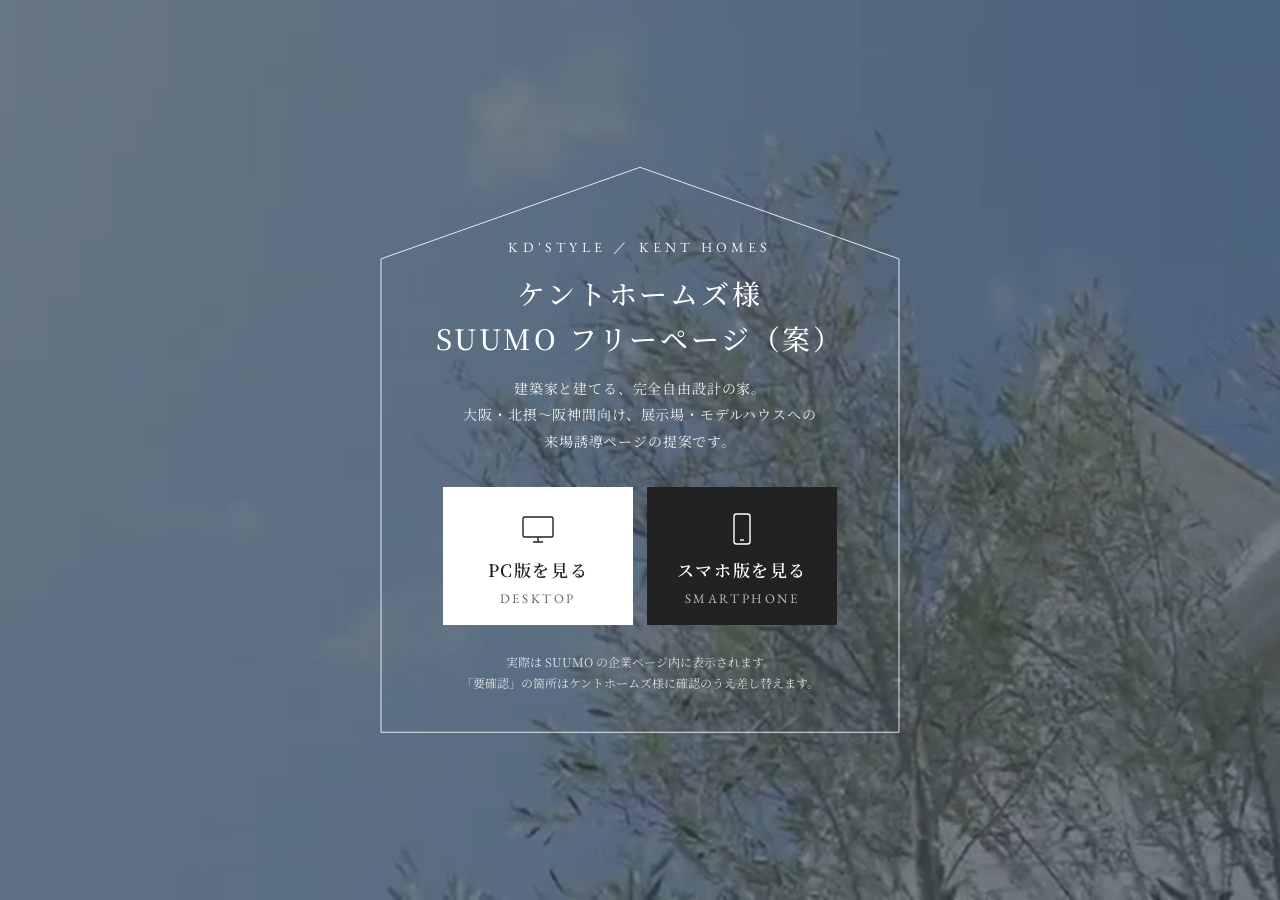
<file: index.html>
<!DOCTYPE html>
<html lang="ja"><head><meta charset="UTF-8" /><meta name="viewport" content="width=device-width, initial-scale=1" />
<meta name="robots" content="noindex, nofollow" />
<title>ケントホームズ様（KD'STYLE）SUUMOフリーページ（案）</title>
<link rel="preconnect" href="https://fonts.googleapis.com" />
<link rel="preconnect" href="https://fonts.gstatic.com" crossorigin />
<link href="https://fonts.googleapis.com/css2?family=EB+Garamond:wght@400;500&family=Noto+Serif+JP:wght@400;500;600&display=swap" rel="stylesheet" />
<style>
*, *::before, *::after { box-sizing: border-box; }
body { margin: 0; min-height: 100vh; display: flex; align-items: center; justify-content: center; padding: 32px 16px;
  font-family: "Noto Serif JP", "Yu Mincho", YuMincho, "Hiragino Mincho ProN", serif; color: #fff;
  background: #3a454e url("0001/img/top-poster.jpg") center / cover no-repeat; }
body::before { content: ""; position: fixed; inset: 0; background: rgba(40, 50, 58, .62); }
.box { position: relative; width: min(520px, 100%); padding: 72px 28px 40px; text-align: center; }
.house { position: absolute; inset: 0; width: 100%; height: 100%; overflow: visible; }
.house path { fill: none; stroke: rgba(255,255,255,.85); stroke-width: 1; vector-effect: non-scaling-stroke; }
.label { position: relative; margin: 0; font-family: "EB Garamond", serif; font-size: 14px; letter-spacing: .3em; opacity: .9; }
h1 { position: relative; margin: 14px 0 0; font-size: clamp(22px, 5vw, 28px); font-weight: 500; letter-spacing: .1em; line-height: 1.6; }
.lead { position: relative; margin: 14px 0 32px; font-size: 14px; line-height: 1.9; letter-spacing: .06em; opacity: .9; }
.links { position: relative; display: flex; gap: 14px; justify-content: center; flex-wrap: wrap; }
.links a { display: flex; flex-direction: column; align-items: center; gap: 8px; width: 190px; padding: 22px 12px 18px;
  background: #fff; color: #222; text-decoration: none; letter-spacing: .1em; transition: transform .2s, box-shadow .2s; }
.links a:hover { transform: translateY(-2px); box-shadow: 0 8px 22px rgba(0,0,0,.25); }
.links a.sp { background: #222; color: #fff; }
.links svg { width: 40px; height: 40px; fill: none; stroke: currentColor; stroke-width: 1.4; }
.links strong { font-size: 17px; font-weight: 600; }
.links small { font-family: "EB Garamond", serif; font-size: 13px; letter-spacing: .2em; opacity: .7; }
.note { position: relative; margin: 26px 0 0; font-size: 12px; line-height: 1.8; opacity: .8; }
.nw { display: inline-block; }
@media (max-width: 480px) {
  .box { padding: 104px 20px 32px; }
  h1 { font-size: 20px; }
  .lead { font-size: 13px; }
  .links a { width: 100%; max-width: 260px; flex-direction: row; justify-content: center; padding: 16px 12px; gap: 12px; }
  .links svg { width: 30px; height: 30px; }
  .links small { display: none; }
}
</style></head><body>
<div class="box">
  <svg class="house" viewBox="0 0 520 440" preserveAspectRatio="none" aria-hidden="true"><path d="M1 72 L260 1 L519 72 V439 H1 Z" /></svg>
  <p class="label">KD'STYLE ／ KENT HOMES</p>
  <h1>ケントホームズ様<br /><span class="nw">SUUMO フリーページ（案）</span></h1>
  <p class="lead"><span class="nw">建築家と建てる、完全自由設計の家。</span><br /><span class="nw">大阪・北摂〜阪神間向け、</span><span class="nw">展示場・モデルハウスへの</span><span class="nw">来場誘導ページの提案です。</span></p>
  <div class="links">
    <a href="preview/pc.html"><svg viewBox="0 0 40 40" aria-hidden="true"><rect x="5" y="8" width="30" height="20" rx="1.5" /><path d="M15 33 H25 M20 28 V33" /></svg><strong>PC版を見る</strong><small>DESKTOP</small></a>
    <a class="sp" href="preview/sp.html"><svg viewBox="0 0 40 40" aria-hidden="true"><rect x="12" y="5" width="16" height="30" rx="2.5" /><path d="M18 31 H22" /></svg><strong>スマホ版を見る</strong><small>SMARTPHONE</small></a>
  </div>
  <p class="note">実際は SUUMO の企業ページ内に表示されます。<br />「要確認」の箇所はケントホームズ様に確認のうえ差し替えます。</p>
</div>
</body></html>
</file>
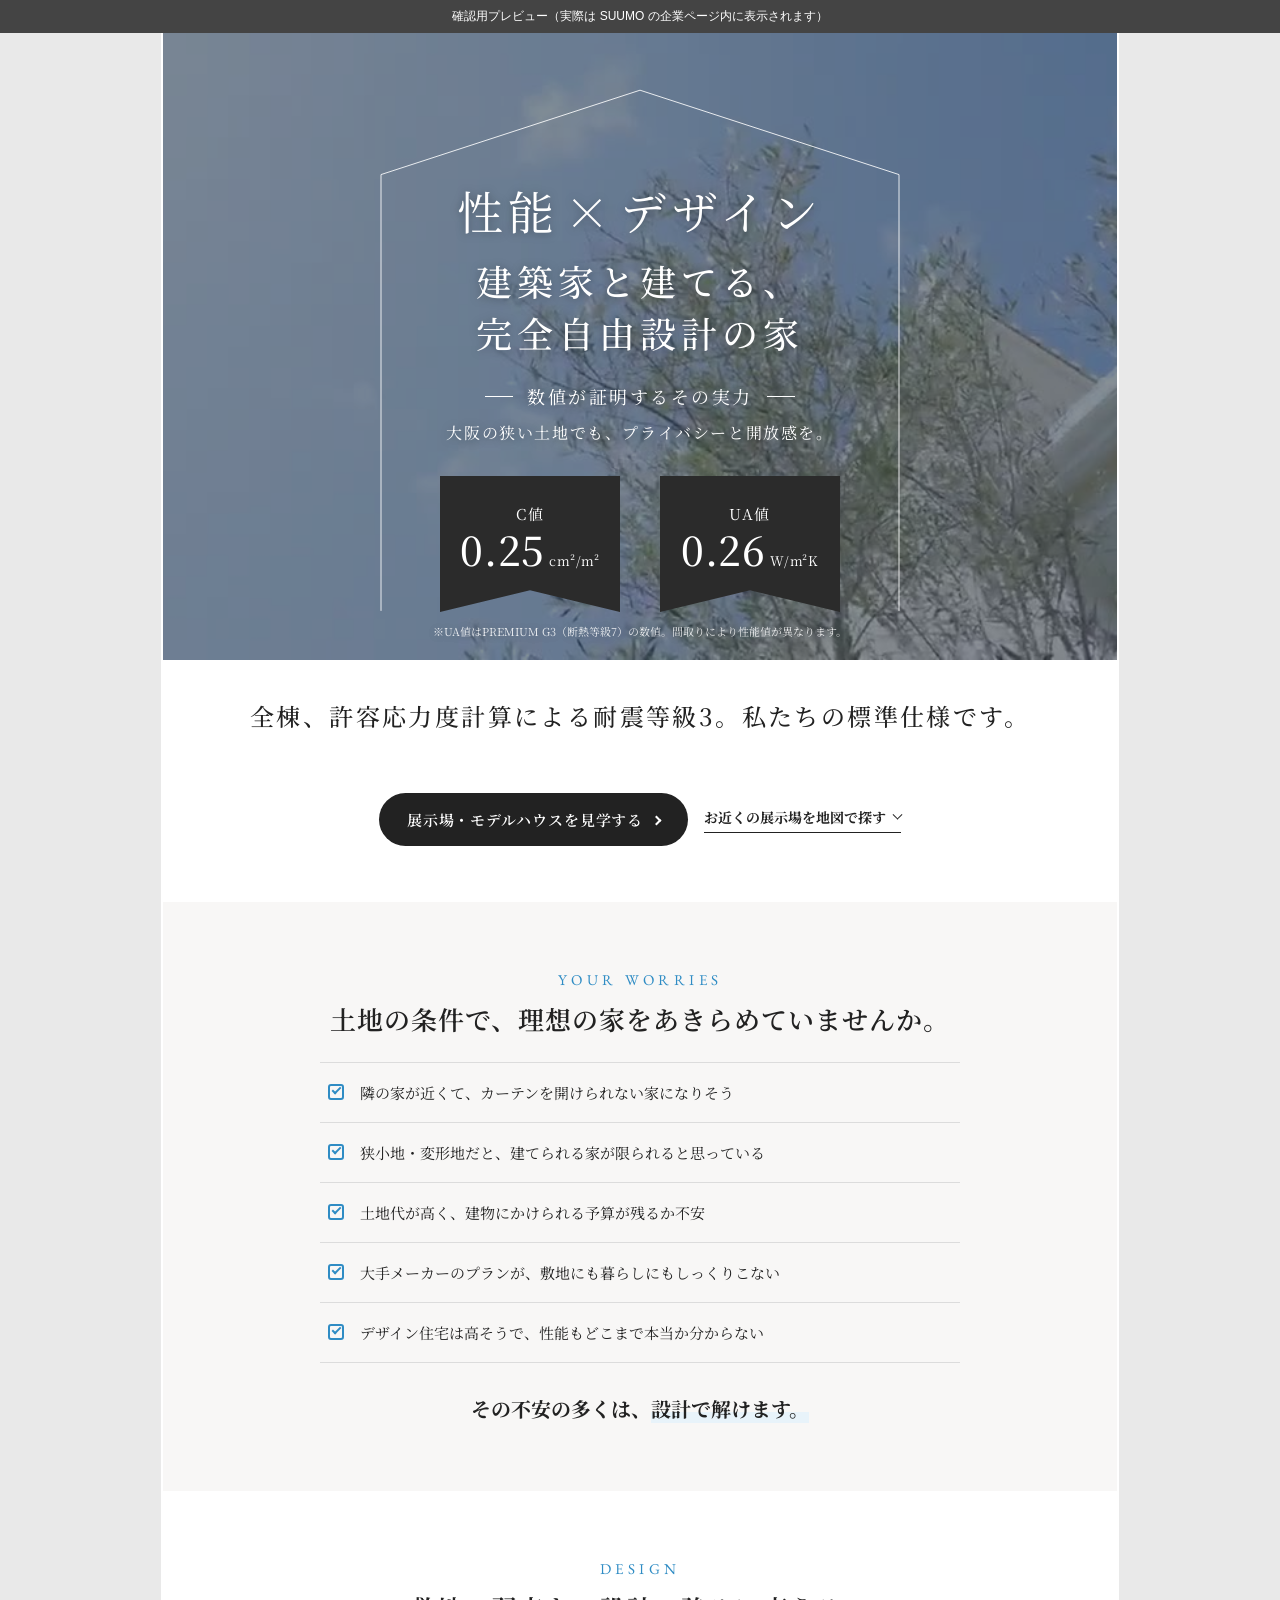
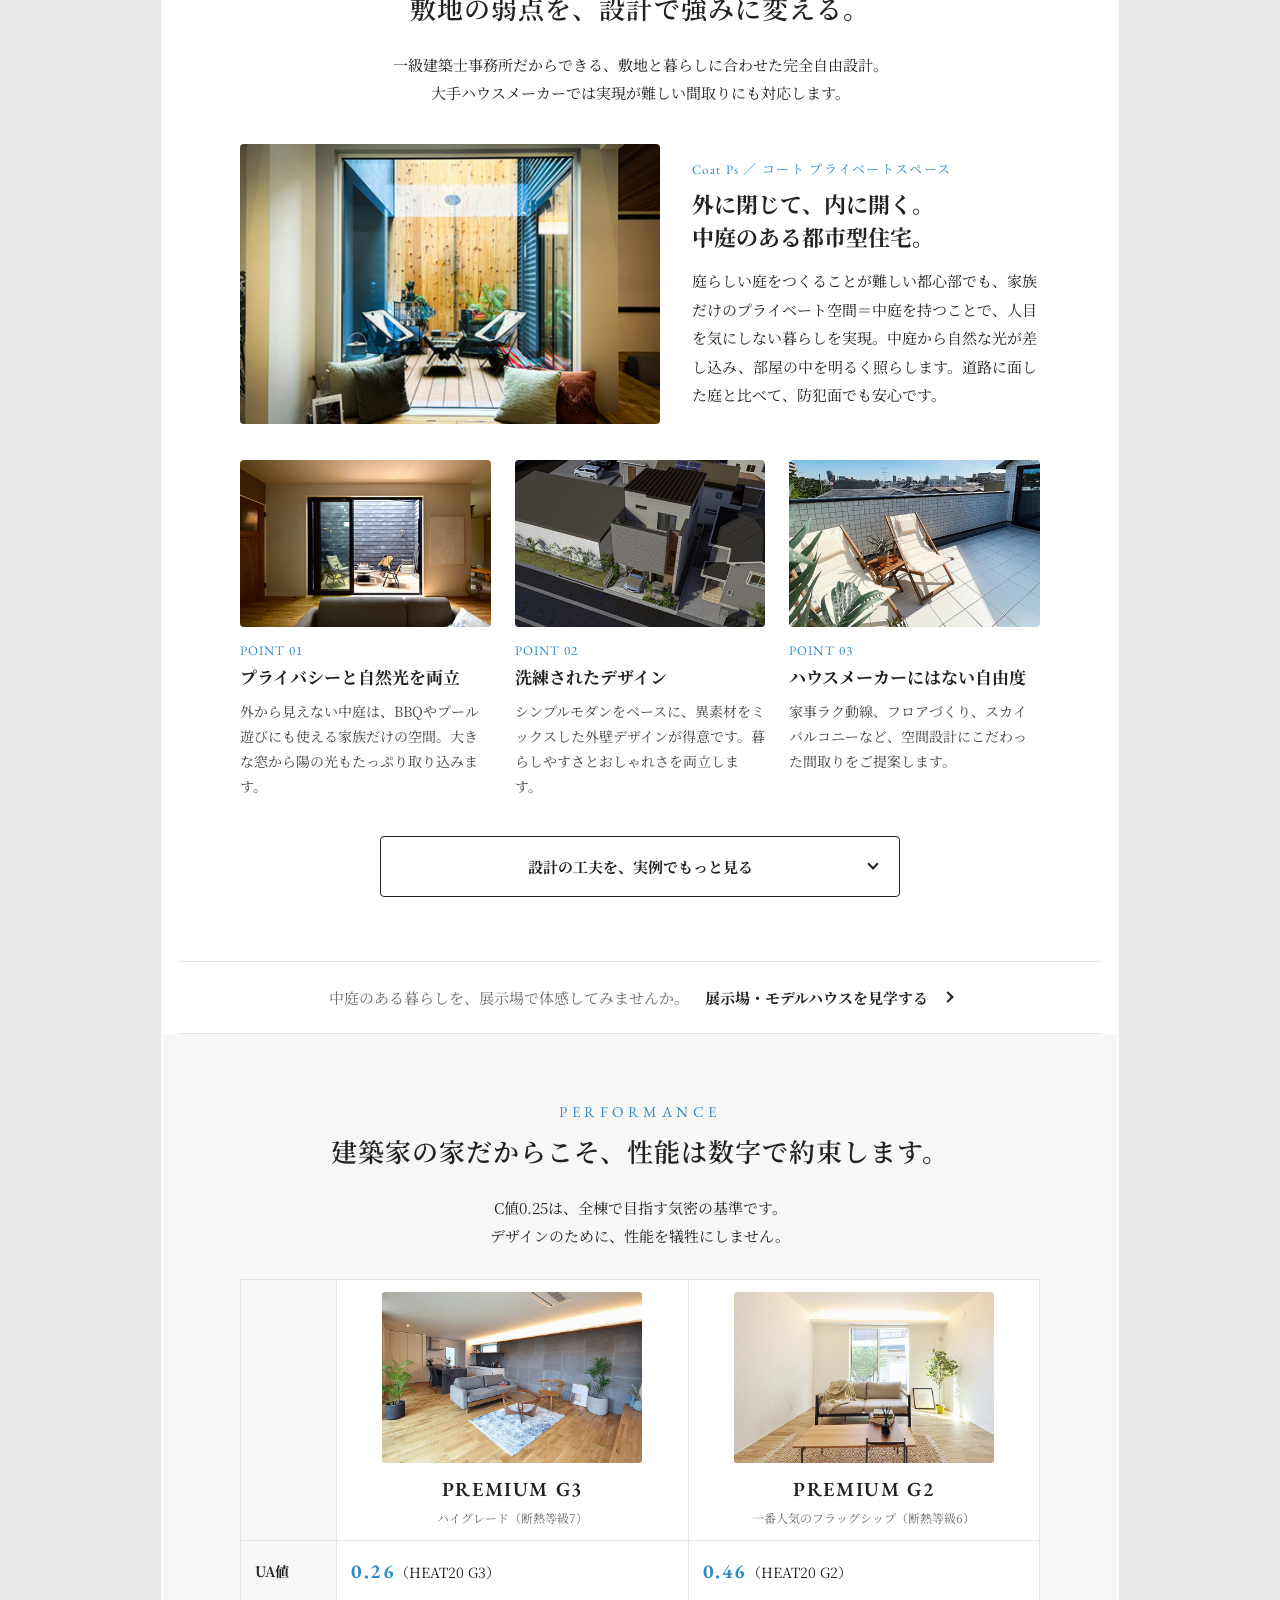
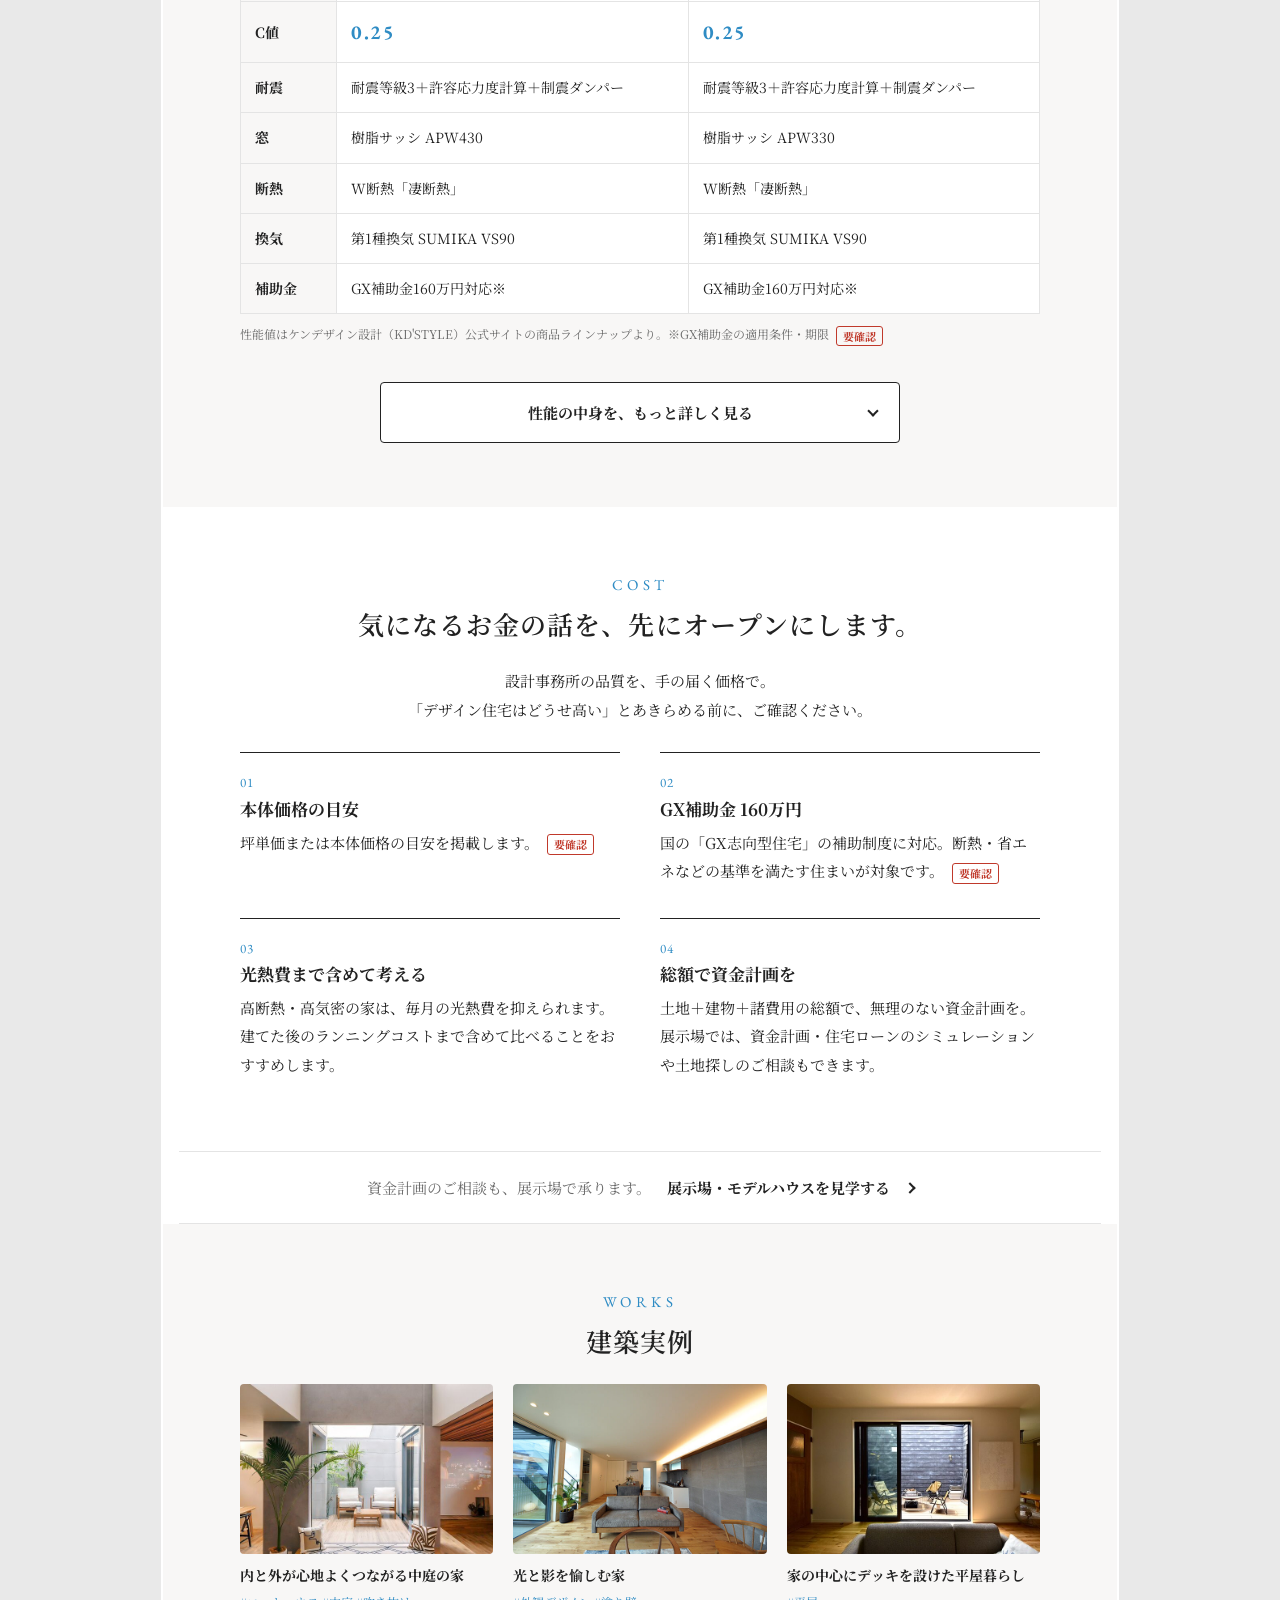
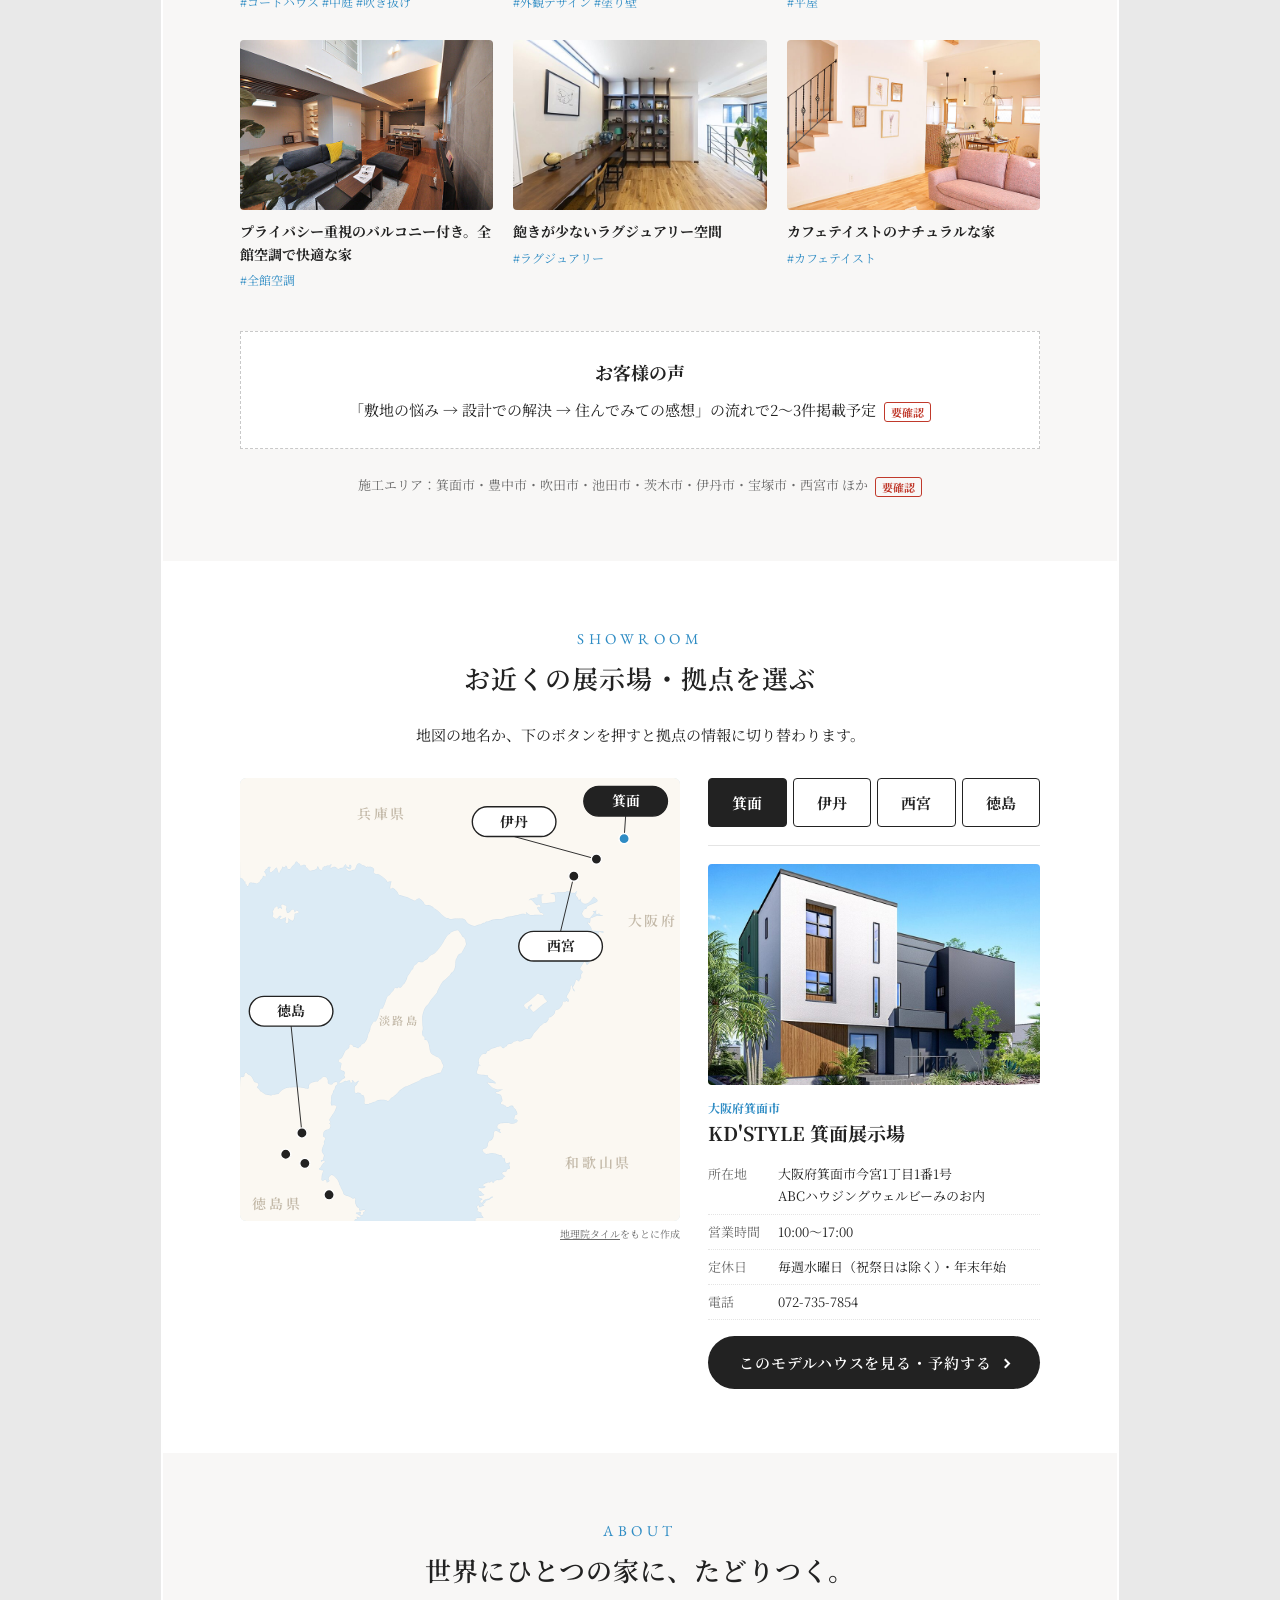
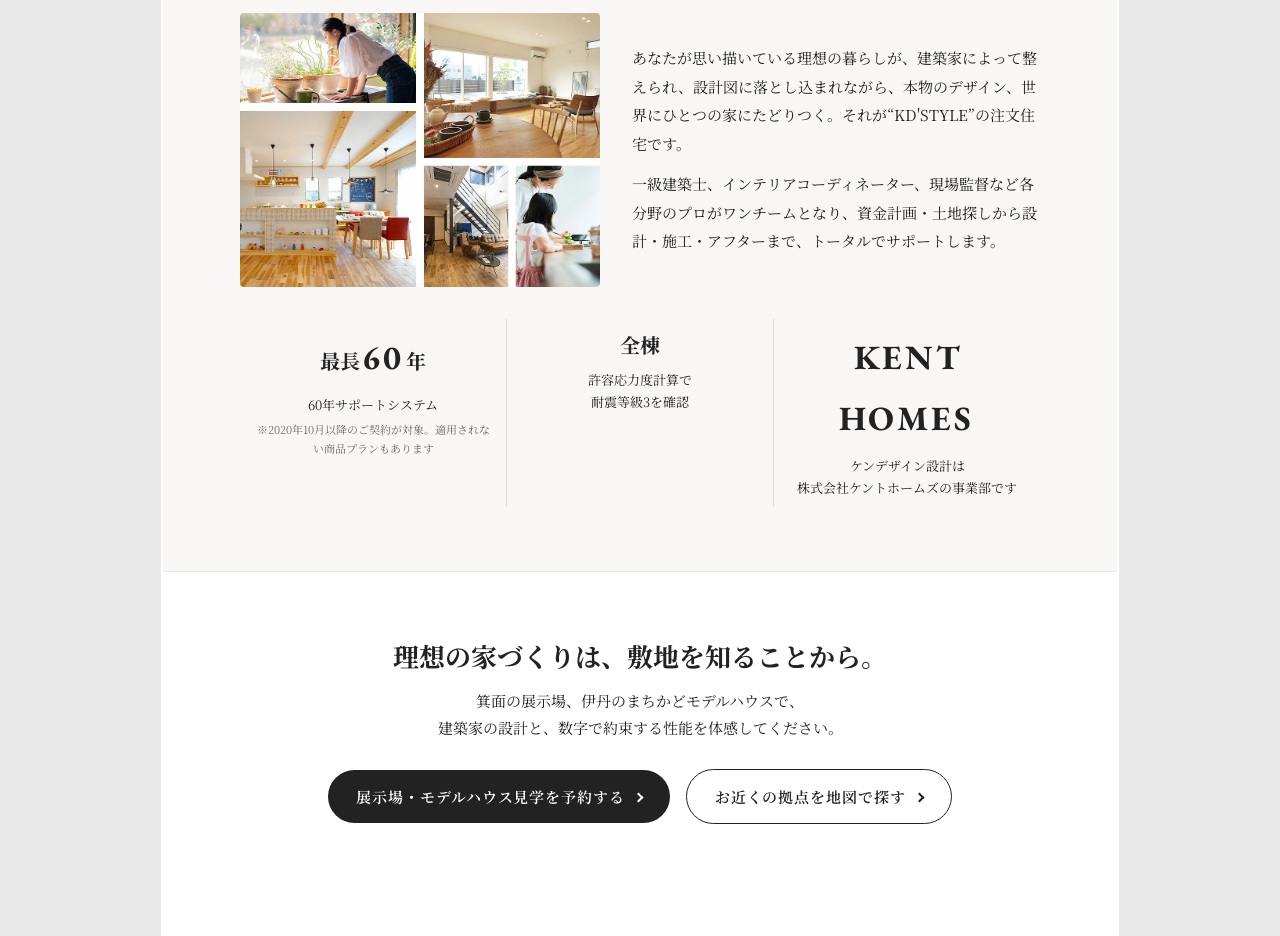
<file: preview/pc.html>
<!DOCTYPE html>
<html lang="ja"><head>
<meta name="robots" content="noindex, nofollow" /><meta charset="UTF-8" />

<title>確認用（PC）</title>
<style>
body { margin: 0; background: #e9e9e9; font-family: sans-serif; }
.pv-bar { padding: 8px 12px; background: #444; color: #fff; font-size: 12px; text-align: center; }
/* SUUMO の実寸：PC は #wrapper 954px の中に本文 950px、スマホは画面幅いっぱい */
.pv-page { width: 954px; margin: 0 auto; padding: 0 2px 40px; background: #fff; }
</style>
</head><body>
<div class="pv-bar">確認用プレビュー（実際は SUUMO の企業ページ内に表示されます）</div>
<div class="pv-page">
<!--
  ケントホームズ様（ケンデザイン設計 KD'STYLE）SUUMO フリーページ（PC用）
  SUUMO の企業ページ（PC）の「contents Start」の位置に入る部分。外枠 #includeContent ごと入稿する。
  ../0001/ は書き出し時に置き換わる（入稿用：/house/hj/report/kigyo_spc/front/<企業コード>/0001/ ／プレビュー用：../0001/）
  MODEL（波かっこ付き）はモデルハウス一覧（SUUMO）、MAP は src/parts/map.svg（tools/make-map.py で作成）に置き換わる
  動きは js/main.js（jQuery を使わない素の JavaScript。SUUMO の PC は jQuery 1.4 系のため、jQuery に頼らない）
  「要確認」タグの箇所は、ケントホームズ様に確認して差し替える（内容は README.md の未確定一覧）
-->
<div id="includeContent">
<link rel="stylesheet" type="text/css" href="../0001/css/main.css" media="screen, tv" />
<link rel="preconnect" href="https://fonts.googleapis.com" />
<link rel="preconnect" href="https://fonts.gstatic.com" crossorigin />
<link href="https://fonts.googleapis.com/css2?family=EB+Garamond:wght@400;500;600&family=Noto+Serif+JP:wght@400;500;600;700&display=swap" rel="stylesheet" />

<div class="kd">

  <!-- 1. ファーストビュー：ケントホームズ公式トップの構成を踏襲（背景動画＋家形の線＋明朝のコピー＋リボン型の数値） -->
  <div class="kd-top">
    <video class="kd-top__bg" autoplay muted loop playsinline preload="metadata" poster="../0001/img/top-poster.jpg" aria-hidden="true">
      <source src="../0001/img/top.mp4" type="video/mp4" />
    </video>
    <div class="kd-top__inner">
      <svg class="kd-top__house" viewBox="0 0 520 440" preserveAspectRatio="none" aria-hidden="true" focusable="false"><path d="M1 72 L260 1 L519 72 V439 M1 72 V439" /></svg>
      <p class="kd-top__lead kd-serif">性能<span>&times;</span>デザイン</p>
      <p class="kd-top__title kd-serif">建築家と建てる、<br />完全自由設計の家</p>
      <p class="kd-top__sub kd-serif"><span>数値が証明するその実力</span></p>
      <p class="kd-top__area kd-serif">大阪の狭い土地でも、<br class="kd-sp" />プライバシーと開放感を。</p>
      <ul class="kd-top__ribbons">
        <li><span class="kd-serif">C値</span><strong class="kd-serif">0.25<small>cm²/m²</small></strong></li>
        <li><span class="kd-serif">UA値</span><strong class="kd-serif">0.26<small>W/m²K</small></strong></li>
      </ul>
    </div>
    <p class="kd-top__note">※UA値はPREMIUM G3（断熱等級7）の数値。間取りにより性能値が異なります。</p>
  </div>
  <div class="kd-top-tit">
    <p class="kd-serif">全棟、許容応力度計算による<br class="kd-sp" />耐震等級3。<br class="kd-sp" />私たちの標準仕様です。</p>
  </div>
  <div class="kd-fv">
    <div class="kd-cta">
      <a class="kd-btn kd-btn--main" href="https://suumo.jp/chumon/koumuten/rn_kenth/model/">展示場・モデルハウスを見学する</a>
      <a class="kd-link" href="#kd-stores" data-kd-jump>お近くの展示場を地図で探す</a>
    </div>
  </div>

  <!-- 2. 共感 -->
  <div class="kd-sec kd-sec--gray">
    <div class="kd-inr">
      <p class="kd-h-en kd-en">YOUR WORRIES</p>
      <p class="kd-h">土地の条件で、<br class="kd-sp" />理想の家をあきらめていませんか。</p>
      <ul class="kd-worry">
        <li>隣の家が近くて、カーテンを開けられない家になりそう</li>
        <li>狭小地・変形地だと、建てられる家が限られると思っている</li>
        <li>土地代が高く、建物にかけられる予算が残るか不安</li>
        <li>大手メーカーのプランが、敷地にも暮らしにもしっくりこない</li>
        <li>デザイン住宅は高そうで、性能もどこまで本当か分からない</li>
      </ul>
      <p class="kd-worry__answer">その不安の多くは、<span>設計で解けます。</span></p>
    </div>
  </div>

  <!-- 3. 設計力で解く -->
  <div id="kd-design" class="kd-sec">
    <div class="kd-inr">
      <p class="kd-h-en kd-en">DESIGN</p>
      <p class="kd-h">敷地の弱点を、設計で強みに変える。</p>
      <p class="kd-text kd-center">一級建築士事務所だからできる、敷地と暮らしに合わせた完全自由設計。<br class="kd-pc" />大手ハウスメーカーでは実現が難しい間取りにも対応します。</p>

      <div class="kd-feature">
        <div class="kd-feature__img"><img src="../0001/img/coat-court.jpg" alt="外からは見えない中庭のデッキ。室内から光と風が入る" width="900" height="600" /></div>
        <div class="kd-feature__body">
          <p class="kd-feature__label kd-en">Coat Ps ／ コート プライベートスペース</p>
          <p class="kd-feature__title">外に閉じて、内に開く。<br />中庭のある都市型住宅。</p>
          <p class="kd-text">庭らしい庭をつくることが難しい都心部でも、家族だけのプライベート空間＝中庭を持つことで、人目を気にしない暮らしを実現。中庭から自然な光が差し込み、部屋の中を明るく照らします。道路に面した庭と比べて、防犯面でも安心です。</p>
        </div>
      </div>

      <ul class="kd-points">
        <li>
          <img src="../0001/img/coat-window.jpg" alt="中庭へ大きな窓で出入りできるリビング" width="900" height="600" />
          <p class="kd-points__num kd-en">POINT 01</p>
          <p class="kd-points__title">プライバシーと自然光を両立</p>
          <p class="kd-points__text">外から見えない中庭は、BBQやプール遊びにも使える家族だけの空間。大きな窓から陽の光もたっぷり取り込みます。</p>
        </li>
        <li>
          <img src="../0001/img/coat-aerial.jpg" alt="異素材を組み合わせた外壁の住宅（イメージ）" width="900" height="600" />
          <p class="kd-points__num kd-en">POINT 02</p>
          <p class="kd-points__title">洗練されたデザイン</p>
          <p class="kd-points__text">シンプルモダンをベースに、異素材をミックスした外壁デザインが得意です。暮らしやすさとおしゃれさを両立します。</p>
        </li>
        <li>
          <img src="../0001/img/coat-roof.jpg" alt="家族や友人とくつろげるルーフバルコニー" width="900" height="600" />
          <p class="kd-points__num kd-en">POINT 03</p>
          <p class="kd-points__title">ハウスメーカーにはない自由度</p>
          <p class="kd-points__text">家事ラク動線、フロアづくり、スカイバルコニーなど、空間設計にこだわった間取りをご提案します。</p>
        </li>
      </ul>

      <div class="kd-more">
        <a class="kd-more__btn" href="#kd-more-design" data-kd-more>設計の工夫を、実例でもっと見る</a>
        <div class="kd-more__body" id="kd-more-design">
          <p class="kd-more__lead">敷地の条件に合わせた、設計の工夫の一例です。</p>
          <ul class="kd-cases">
            <li>
              <img src="../0001/img/work-2064.jpg" alt="内と外が心地よくつながる中庭の家" width="626" height="420" />
              <p class="kd-cases__title">内と外が心地よくつながる中庭の家</p>
              <p class="kd-tags">#コートハウス #中庭 #吹き抜け</p>
            </li>
            <li>
              <img src="../0001/img/work-1867.jpg" alt="プライバシー重視のバルコニー付き！全館空調で快適なお家" width="626" height="420" />
              <p class="kd-cases__title">プライバシー重視のバルコニー付き。全館空調で快適な家</p>
              <p class="kd-tags">#バルコニー #全館空調</p>
            </li>
            <li>
              <img src="../0001/img/coat-doma.jpg" alt="モールテックス仕上げの通り土間からデッキスペースへつながる" width="900" height="600" />
              <p class="kd-cases__title">通り土間から、LDK中心のデッキへ</p>
              <p class="kd-tags">#通り土間 #デッキ #モールテックス</p>
            </li>
          </ul>
          <p class="kd-note">敷地条件と間取り図を添えた大阪・兵庫の実例に差し替え予定 <em class="kd-todo">要確認</em></p>
        </div>
      </div>
    </div>
  </div>

  <div class="kd-midcta">
    <a class="kd-midcta__link" href="https://suumo.jp/chumon/koumuten/rn_kenth/model/"><span>中庭のある暮らしを、展示場で体感してみませんか。</span>展示場・モデルハウスを見学する</a>
  </div>

  <!-- 4. 性能の裏付け -->
  <div id="kd-spec" class="kd-sec kd-sec--gray">
    <div class="kd-inr">
      <p class="kd-h-en kd-en">PERFORMANCE</p>
      <p class="kd-h">建築家の家だからこそ、<br class="kd-sp" />性能は数字で約束します。</p>
      <p class="kd-text kd-center">C値0.25は、全棟で目指す気密の基準です。<br class="kd-pc" />デザインのために、性能を犠牲にしません。</p>
      <div class="kd-grade">
        <table class="kd-grade__table">
          <thead>
            <tr>
              <th class="kd-grade__corner"></th>
              <th><img src="../0001/img/grade-g3.jpg" alt="PREMIUM G3 の住宅" width="790" height="520" /><span class="kd-grade__name kd-en">PREMIUM G3</span><span class="kd-grade__sub">ハイグレード（断熱等級7）</span></th>
              <th><img src="../0001/img/grade-g2.jpg" alt="PREMIUM G2 の住宅" width="790" height="520" /><span class="kd-grade__name kd-en">PREMIUM G2</span><span class="kd-grade__sub">一番人気のフラッグシップ（断熱等級6）</span></th>
            </tr>
          </thead>
          <tbody>
            <tr><th>UA値</th><td data-label="PREMIUM G3"><strong class="kd-en">0.26</strong>（HEAT20 G3）</td><td data-label="PREMIUM G2"><strong class="kd-en">0.46</strong>（HEAT20 G2）</td></tr>
            <tr><th>C値</th><td data-label="PREMIUM G3"><strong class="kd-en">0.25</strong></td><td data-label="PREMIUM G2"><strong class="kd-en">0.25</strong></td></tr>
            <tr><th>耐震</th><td data-label="PREMIUM G3">耐震等級3＋許容応力度計算＋制震ダンパー</td><td data-label="PREMIUM G2">耐震等級3＋許容応力度計算＋制震ダンパー</td></tr>
            <tr><th>窓</th><td data-label="PREMIUM G3">樹脂サッシ APW430</td><td data-label="PREMIUM G2">樹脂サッシ APW330</td></tr>
            <tr><th>断熱</th><td data-label="PREMIUM G3">W断熱「凄断熱」</td><td data-label="PREMIUM G2">W断熱「凄断熱」</td></tr>
            <tr><th>換気</th><td data-label="PREMIUM G3">第1種換気 SUMIKA VS90</td><td data-label="PREMIUM G2">第1種換気 SUMIKA VS90</td></tr>
            <tr><th>補助金</th><td data-label="PREMIUM G3">GX補助金160万円対応※</td><td data-label="PREMIUM G2">GX補助金160万円対応※</td></tr>
          </tbody>
        </table>
      </div>
      <p class="kd-note">性能値はケンデザイン設計（KD'STYLE）公式サイトの商品ラインナップより。※GX補助金の適用条件・期限 <em class="kd-todo">要確認</em></p>

      <div class="kd-more">
        <a class="kd-more__btn" href="#kd-more-spec" data-kd-more>性能の中身を、もっと詳しく見る</a>
        <div class="kd-more__body" id="kd-more-spec">
          <dl class="kd-specs">
            <div><dt>耐震等級3を、計算で確かめる</dt><dd>全棟で許容応力度計算を実施。最高等級の耐震等級3に、制震ダンパーを組み合わせ、繰り返す揺れにも備えます。</dd></div>
            <div><dt>W断熱「凄断熱」</dt><dd>外と内の2重の断熱で、家じゅうの温度差を小さく。夏も冬も、エアコンに頼りすぎない快適さを目指します。</dd></div>
            <div><dt>高性能樹脂サッシ</dt><dd>熱が逃げやすい窓に、樹脂サッシ（APW430／APW330）を採用しています。</dd></div>
            <div><dt>第1種換気</dt><dd>給気・排気とも機械で行う第1種換気（SUMIKA VS90）で、外の温度に左右されにくい空気環境に。</dd></div>
            <div><dt>長期優良住宅が標準</dt><dd>国の基準に基づく長期優良住宅を標準とし、長く安心して暮らせる住まいをつくります。</dd></div>
          </dl>
          <p class="kd-text">「温度差のない快適さ」は、伊丹のまちかどモデルハウス<span class="kd-nowrap">「温度差が生まれないデザインハウス」</span>で体感できます。</p>
        </div>
      </div>
    </div>
  </div>

  <!-- 5. お金 -->
  <div id="kd-money" class="kd-sec">
    <div class="kd-inr">
      <p class="kd-h-en kd-en">COST</p>
      <p class="kd-h">気になるお金の話を、<br class="kd-sp" />先にオープンにします。</p>
      <p class="kd-text kd-center">設計事務所の品質を、手の届く価格で。<br class="kd-pc" />「デザイン住宅はどうせ高い」とあきらめる前に、ご確認ください。</p>
      <ul class="kd-money">
        <li>
          <p class="kd-money__title">本体価格の目安</p>
          <p class="kd-text">坪単価または本体価格の目安を掲載します。 <em class="kd-todo">要確認</em></p>
        </li>
        <li>
          <p class="kd-money__title">GX補助金 160万円</p>
          <p class="kd-text">国の「GX志向型住宅」の補助制度に対応。断熱・省エネなどの基準を満たす住まいが対象です。 <em class="kd-todo">要確認</em></p>
        </li>
        <li>
          <p class="kd-money__title">光熱費まで含めて考える</p>
          <p class="kd-text">高断熱・高気密の家は、毎月の光熱費を抑えられます。建てた後のランニングコストまで含めて比べることをおすすめします。</p>
        </li>
        <li>
          <p class="kd-money__title">総額で資金計画を</p>
          <p class="kd-text">土地＋建物＋諸費用の総額で、無理のない資金計画を。展示場では、資金計画・住宅ローンのシミュレーションや土地探しのご相談もできます。</p>
        </li>
      </ul>
    </div>
  </div>

  <div class="kd-midcta">
    <a class="kd-midcta__link" href="https://suumo.jp/chumon/koumuten/rn_kenth/model/"><span>資金計画のご相談も、展示場で承ります。</span>展示場・モデルハウスを見学する</a>
  </div>

  <!-- 6. 実例 -->
  <div id="kd-works" class="kd-sec kd-sec--gray">
    <div class="kd-inr">
      <p class="kd-h-en kd-en">WORKS</p>
      <p class="kd-h">建築実例</p>
      <ul class="kd-works">
        <li><img src="../0001/img/work-2064.jpg" alt="内と外が心地よくつながる中庭の家" width="626" height="420" /><p class="kd-works__title">内と外が心地よくつながる中庭の家</p><p class="kd-tags">#コートハウス #中庭 #吹き抜け</p></li>
        <li><img src="../0001/img/work-1345.jpg" alt="光と影を愉しむ家" width="626" height="420" /><p class="kd-works__title">光と影を愉しむ家</p><p class="kd-tags">#外観デザイン #塗り壁</p></li>
        <li><img src="../0001/img/work-1348.jpg" alt="家の中心にデッキを設けた平屋暮らし" width="626" height="420" /><p class="kd-works__title">家の中心にデッキを設けた平屋暮らし</p><p class="kd-tags">#平屋</p></li>
        <li><img src="../0001/img/work-1867.jpg" alt="プライバシー重視のバルコニー付き！全館空調で快適なお家" width="626" height="420" /><p class="kd-works__title">プライバシー重視のバルコニー付き。全館空調で快適な家</p><p class="kd-tags">#全館空調</p></li>
        <li><img src="../0001/img/work-1354.jpg" alt="飽きが少ないラグジュアリー空間" width="626" height="420" /><p class="kd-works__title">飽きが少ないラグジュアリー空間</p><p class="kd-tags">#ラグジュアリー</p></li>
        <li><img src="../0001/img/work-1353.jpg" alt="カフェテイストのナチュラルな家" width="626" height="420" /><p class="kd-works__title">カフェテイストのナチュラルな家</p><p class="kd-tags">#カフェテイスト</p></li>
      </ul>
      <div class="kd-voice">
        <p class="kd-voice__title">お客様の声</p>
        <p class="kd-text kd-center">「敷地の悩み → 設計での解決 → 住んでみての感想」の流れで2〜3件掲載予定 <em class="kd-todo">要確認</em></p>
      </div>
      <p class="kd-area">施工エリア：箕面市・豊中市・吹田市・池田市・茨木市・伊丹市・宝塚市・西宮市 ほか <em class="kd-todo">要確認</em></p>
    </div>
  </div>

  <!-- 7. 店舗マップ（地図かタブで拠点を選ぶ） -->
  <div id="kd-stores" class="kd-sec">
    <div class="kd-inr">
      <p class="kd-h-en kd-en">SHOWROOM</p>
      <p class="kd-h">お近くの展示場・拠点を選ぶ</p>
      <p class="kd-text kd-center">地図の地名か、下のボタンを押すと拠点の情報に切り替わります。</p>
      <div class="kd-map" data-kd-map>
        <div class="kd-map__figure">
<svg class="kd-map__svg" viewBox="0 0 947 954" role="img" aria-label="KD'STYLE・ケントホームズの拠点（大阪府箕面市・兵庫県伊丹市・西宮市・徳島県）の地図" xmlns="http://www.w3.org/2000/svg">
<rect class="kd-map__sea" width="947" height="954" />
<g class="kd-map__land" transform="translate(0.000000,954.000000) scale(0.100000,-0.100000)">
<path d="M0 8465 c0 -709 3 -1075 10 -1076 38 -5 58 -20 69 -50 5 -16 17 -29
26 -29 12 0 15 -6 10 -19 -4 -13 0 -23 12 -30 10 -5 18 -18 18 -28 0 -26 40
-24 41 2 2 46 21 64 56 55 18 -5 42 -8 53 -6 11 2 29 -3 41 -11 21 -13 99 32
99 57 0 4 12 20 28 34 15 14 27 34 27 44 0 28 11 34 32 15 37 -33 50 41 14 80
-22 23 -22 25 -4 36 10 6 18 18 18 26 0 8 7 15 15 15 9 0 20 11 26 24 9 18 19
24 40 24 33 -1 35 -9 14 -42 -19 -28 -5 -76 21 -76 9 0 41 26 70 57 58 63 56
64 77 -22 12 -50 42 -71 42 -30 0 11 10 28 21 37 12 10 25 34 29 54 5 27 9 34
18 25 18 -18 47 -13 55 10 8 20 8 20 27 0 10 -12 15 -24 12 -28 -4 -3 0 -14 9
-24 17 -19 74 -3 74 20 0 5 20 30 45 54 25 25 45 49 45 54 0 26 41 33 50 8 5
-14 16 -25 25 -25 9 0 20 -11 25 -25 10 -26 20 -31 35 -16 25 24 99 16 92 -9
-4 -14 4 -28 26 -46 18 -15 35 -35 39 -45 16 -41 185 11 180 55 -5 42 25 32
35 -11 12 -51 78 -59 78 -10 -1 15 5 27 12 27 6 0 16 7 21 16 6 11 12 13 16 6
5 -8 17 -5 38 8 24 14 35 16 45 8 11 -8 19 -5 36 13 20 21 22 22 25 5 2 -9 -4
-26 -14 -37 -25 -27 -3 -50 24 -26 29 27 82 22 107 -9 21 -26 22 -26 54 -10
17 9 40 14 50 11 13 -4 27 7 51 41 29 41 34 44 41 28 11 -30 46 -57 65 -50 12
5 14 9 5 20 -18 21 9 38 32 21 14 -10 17 -21 12 -44 -10 -49 -30 -58 -66 -32
-24 18 -34 20 -42 11 -16 -15 52 -73 69 -59 6 5 14 6 17 2 4 -3 14 0 23 8 10
8 31 14 47 14 27 0 32 5 46 45 29 83 52 106 92 90 19 -8 38 -20 42 -27 4 -7
18 -13 29 -13 12 0 32 -10 45 -21 18 -18 25 -20 38 -9 11 9 19 10 28 1 9 -7
17 -7 23 -1 6 6 26 2 56 -12 46 -21 59 -56 34 -96 -11 -18 54 -62 75 -49 28
17 191 -100 210 -151 7 -19 14 -23 32 -17 56 17 70 18 65 4 -14 -37 -30 -129
-25 -143 9 -22 26 -20 35 4 10 28 102 -46 133 -108 11 -23 26 -41 32 -40 7 1
21 -3 32 -8 11 -6 47 -16 80 -23 33 -7 66 -18 72 -23 20 -16 133 -68 148 -68
8 0 22 10 32 23 10 13 24 22 31 19 6 -2 15 3 18 12 6 15 114 -85 114 -106 0
-21 53 -58 66 -47 8 6 22 7 36 3 13 -4 25 -8 28 -9 18 -3 80 -39 80 -46 0 -5
8 -12 18 -16 24 -9 107 -78 167 -139 43 -44 79 -65 120 -69 6 0 20 -6 31 -13
13 -7 36 -9 55 -5 19 4 83 8 144 8 117 2 130 -3 170 -70 35 -58 169 -109 209
-79 10 6 37 15 62 19 25 3 54 15 64 25 11 11 27 16 39 13 14 -3 23 0 27 11 4
10 18 16 38 16 17 0 51 10 76 21 49 23 87 30 195 32 53 2 78 7 105 24 19 13
37 23 40 23 53 1 277 43 290 55 19 17 105 21 115 5 5 -8 11 -7 21 1 11 9 11
15 3 25 -20 24 2 15 42 -17 40 -31 40 -31 165 -24 91 5 128 4 139 -5 8 -6 19
-9 25 -5 17 10 -29 55 -56 55 -14 0 -25 9 -34 29 -6 16 -20 37 -30 46 -10 9
-16 24 -13 36 6 21 33 25 51 7 9 -9 13 -7 18 6 10 25 -31 65 -48 48 -20 -20
-36 -14 -75 29 -76 84 -72 81 -106 74 -32 -7 -32 -7 -2 18 19 16 34 22 41 16
7 -6 22 -4 40 6 16 8 42 15 57 15 31 0 43 20 29 47 -9 17 -5 18 69 18 78 0 78
0 46 -15 -32 -16 -32 -16 -29 -90 3 -96 3 -96 114 -81 51 6 112 15 136 18 53
7 56 13 45 100 -8 68 -8 68 -63 79 -55 10 -55 10 -5 18 28 4 64 9 80 11 17 3
72 5 122 6 51 0 95 5 99 10 10 18 98 7 112 -13 10 -14 17 -16 26 -9 9 7 16 7
24 -1 9 -9 19 -5 40 15 30 28 53 37 32 12 -6 -8 -10 -20 -7 -27 2 -7 -3 -21
-11 -31 -14 -16 -13 -20 16 -50 18 -18 32 -40 32 -49 0 -29 22 -32 42 -7 19
24 19 24 13 -6 -5 -26 0 -36 29 -64 65 -63 149 -24 236 108 15 23 15 23 51
-11 76 -70 76 -70 -116 -150 -49 -20 -62 -30 -69 -56 -7 -22 -17 -32 -34 -34
-16 -2 -32 -17 -50 -49 -26 -46 -26 -46 2 -93 22 -38 32 -46 56 -46 16 0 40
-4 54 -10 22 -8 29 -4 63 38 71 87 68 80 47 103 -19 21 -19 21 14 14 27 -6 33
-3 42 17 8 18 9 13 5 -25 -7 -53 4 -64 47 -48 22 8 27 7 31 -8 3 -12 19 -21
43 -26 39 -8 39 -8 -1 -15 -21 -4 -51 -3 -66 2 -22 7 -38 5 -76 -13 -26 -13
-59 -26 -73 -29 -20 -4 -26 -12 -28 -40 -5 -73 -11 -84 -31 -65 -37 33 -35 -6
2 -43 38 -39 61 -87 53 -108 -9 -24 16 -28 222 -33 30 -1 42 -5 42 -16 0 -17
-32 -20 -61 -5 -44 24 -73 -19 -44 -64 9 -13 18 -55 21 -92 3 -38 9 -86 14
-106 6 -29 5 -38 -5 -38 -14 0 -15 6 -36 120 -13 73 -27 94 -81 121 -48 24
-57 24 -68 -3 -8 -22 -9 -22 -9 4 -1 32 -66 77 -85 58 -8 -8 -4 -17 17 -34 15
-12 27 -26 27 -32 0 -24 28 -48 42 -37 14 12 57 -191 63 -299 2 -42 -64 -206
-99 -242 -12 -13 -29 -33 -40 -46 -18 -23 -18 -23 -37 19 -27 61 -35 56 -110
-77 -24 -43 -24 -43 11 -75 35 -32 35 -32 12 -57 -20 -21 -23 -33 -20 -71 4
-38 2 -46 -11 -45 -10 1 -19 -12 -25 -35 -9 -36 -9 -36 -34 -12 -33 31 -46 25
-52 -23 -4 -21 -19 -58 -34 -81 -29 -43 -29 -43 -3 -76 16 -21 22 -38 17 -47
-10 -17 -43 41 -50 90 -8 57 -35 46 -36 -15 0 -41 -9 -63 -47 -125 -46 -75
-46 -75 -17 -100 46 -39 35 -95 -13 -66 -14 9 -21 7 -31 -7 -13 -16 -14 -16
-20 -1 -9 25 -49 -13 -42 -39 9 -35 -79 -136 -120 -137 -27 0 -44 -19 -44 -50
0 -32 -74 -107 -110 -112 -19 -2 -26 -10 -28 -33 -4 -37 -59 -97 -82 -90 -10
3 -28 -7 -45 -25 -16 -16 -34 -30 -42 -30 -7 0 -18 -10 -24 -22 -7 -13 -25
-36 -41 -53 -16 -16 -42 -43 -58 -60 -15 -16 -37 -51 -49 -76 -24 -54 -57 -79
-103 -78 -50 1 -70 -5 -108 -29 -39 -24 -71 -28 -99 -10 -14 9 -23 8 -41 -5
-12 -8 -29 -13 -38 -10 -9 4 -24 -4 -38 -22 -14 -18 -33 -30 -51 -31 -15 -1
-36 -2 -46 -3 -9 0 -23 -12 -29 -26 -6 -14 -17 -25 -24 -25 -7 0 -19 -8 -26
-17 -19 -26 -47 -24 -65 3 -8 13 -19 21 -24 18 -6 -3 -26 -8 -47 -10 -20 -2
-46 -8 -57 -13 -11 -5 -42 -15 -68 -21 -29 -8 -53 -21 -60 -34 -7 -12 -22 -21
-37 -21 -17 0 -26 -6 -28 -20 -7 -35 -32 -55 -52 -43 -45 28 -147 -124 -118
-176 6 -11 6 -21 -1 -30 -13 -15 -4 -26 21 -26 10 0 18 -4 18 -10 0 -5 -10 -9
-22 -7 -19 2 -23 -5 -29 -40 -5 -24 -16 -59 -25 -79 -25 -53 -2 -73 97 -80 65
-4 104 -8 132 -13 5 0 6 -5 3 -10 -12 -19 7 -40 69 -77 104 -60 135 -103 61
-83 -21 6 -47 8 -58 6 -11 -3 -31 -1 -44 5 -39 18 -54 -5 -18 -28 16 -10 45
-36 65 -57 38 -43 137 -71 218 -61 36 5 36 5 -7 -14 -24 -10 -47 -24 -51 -31
-5 -8 -17 -11 -28 -7 -12 4 -25 1 -33 -9 -14 -16 7 -28 72 -40 31 -6 35 -11
51 -65 21 -72 21 -80 2 -94 -28 -21 -24 -61 7 -61 15 0 33 -6 39 -12 7 -7 18
-13 25 -13 6 0 14 -6 17 -14 9 -22 45 -26 69 -6 38 29 85 24 97 -11 5 -16 14
-29 20 -29 14 0 61 -89 61 -115 0 -16 -6 -21 -21 -21 -17 1 -25 -9 -36 -42
-16 -46 -11 -84 9 -64 11 11 39 5 50 -12 30 -43 -104 -103 -157 -71 -24 14
-187 11 -228 -4 -64 -24 -67 -103 -6 -116 28 -6 29 -8 15 -24 -14 -15 -13 -19
7 -36 36 -32 -5 -32 -46 -1 -61 47 -97 21 -97 -71 0 -53 -42 -117 -76 -118
-25 0 -51 -49 -49 -90 2 -40 -39 -85 -79 -85 -7 0 -21 -6 -31 -14 -26 -19 57
-108 90 -96 11 4 25 5 31 3 7 -2 15 0 18 5 3 6 15 8 25 5 10 -3 22 0 25 5 7
12 111 -13 135 -32 8 -6 30 -11 49 -11 30 0 35 -4 46 -35 9 -27 16 -35 36 -35
23 0 25 -4 25 -45 0 -51 36 -77 75 -52 11 7 22 12 25 12 10 0 5 -36 -7 -48 -9
-9 -9 -15 0 -24 19 -19 16 -82 -4 -74 -23 9 -51 -10 -58 -40 -6 -22 -11 -25
-33 -19 -17 4 -31 0 -44 -11 -26 -24 -25 -28 21 -62 41 -30 41 -30 15 -36 -15
-4 -30 -17 -35 -31 -7 -19 -17 -25 -39 -25 -16 0 -33 -4 -36 -10 -3 -5 -19 -7
-34 -4 -33 7 -79 -18 -90 -49 -7 -19 -8 -19 -30 4 -21 23 -23 23 -36 6 -9 -13
-20 -16 -38 -12 -14 4 -28 2 -31 -4 -4 -6 -18 -11 -30 -11 -30 0 -72 -33 -62
-48 4 -7 16 -12 26 -12 27 0 32 -15 12 -33 -19 -17 -90 -25 -110 -13 -17 10
-32 -1 -32 -24 0 -19 38 -53 50 -45 4 2 13 -7 21 -21 7 -15 24 -30 36 -35 13
-5 23 -13 23 -18 0 -14 -69 -32 -96 -25 -33 8 -41 -16 -13 -37 13 -10 33 -19
43 -21 28 -4 31 -26 4 -30 -26 -3 -35 -32 -18 -53 16 -19 50 -2 50 24 0 10 10
23 23 29 28 14 97 32 97 25 0 -2 17 9 39 26 34 27 40 29 51 16 10 -12 10 -15
-2 -15 -8 0 -28 -12 -44 -27 -17 -16 -45 -29 -69 -33 -29 -4 -40 -10 -40 -23
0 -9 -14 -29 -30 -42 -29 -24 -29 -25 -11 -40 15 -11 16 -15 5 -16 -30 -1 -52
-8 -62 -18 -19 -19 -44 -13 -43 10 1 32 -22 35 -35 5 -10 -21 -9 -29 4 -44 11
-12 13 -22 7 -32 -5 -8 -10 -18 -10 -22 0 -9 59 -38 77 -38 9 0 12 -7 8 -23
-5 -17 1 -32 22 -54 40 -43 33 -48 -50 -45 -78 4 -97 -6 -104 -49 -3 -19 40
-19 2202 -19 l2205 0 0 4770 0 4770 -4735 0 -4735 0 0 -1075z M893 6809 c-8
-8 -8 -22 2 -50 15 -43 11 -48 -17 -22 -17 15 -19 15 -36 0 -25 -23 -31 -21
-29 9 1 15 -3 29 -9 31 -16 5 -74 -45 -74 -64 0 -9 -8 -21 -17 -28 -13 -10
-15 -16 -6 -27 12 -14 12 -63 0 -75 -12 -12 -8 -19 32 -51 40 -32 40 -32 81 8
35 34 44 38 60 28 17 -11 17 -13 -6 -31 -35 -27 -16 -52 24 -31 15 8 35 14 45
14 10 0 20 7 23 15 4 8 10 12 16 9 5 -3 7 -12 4 -20 -3 -7 -1 -16 4 -19 5 -3
2 -17 -5 -32 -18 -34 -3 -66 28 -61 25 3 40 59 25 91 -11 21 5 23 22 2 7 -8
18 -15 25 -15 7 0 18 -7 25 -15 28 -33 59 19 63 103 1 38 6 51 15 47 7 -3 30
2 50 11 37 15 37 15 13 35 -29 24 -38 24 -53 -1 -16 -25 -28 -26 -28 -2 0 48
-49 55 -80 12 -29 -41 -57 -55 -76 -39 -8 7 -13 18 -10 25 2 6 -1 20 -9 30
-11 16 -11 23 1 45 15 29 -5 59 -39 59 -9 0 -19 5 -22 10 -8 13 -28 13 -42 -1z
M4623 6250 c-56 -18 -103 -45 -103 -60 0 -5 -9 -11 -19 -15 -21 -6 -82 -89
-118 -161 -50 -98 -183 -257 -225 -269 -43 -13 -86 -46 -107 -80 -11 -20 -28
-35 -39 -35 -10 0 -31 -13 -46 -29 -26 -27 -32 -29 -81 -24 -50 5 -53 4 -71
-26 -10 -17 -26 -31 -36 -31 -18 0 -48 -47 -48 -74 0 -8 -9 -20 -20 -26 -11
-6 -20 -15 -20 -20 0 -13 -67 -117 -80 -125 -5 -3 -10 -16 -10 -27 0 -30 -62
-148 -78 -148 -7 0 -15 -8 -19 -17 -14 -41 -55 -74 -69 -55 -11 16 -13 16 -33
-2 -17 -15 -23 -16 -36 -6 -21 17 -41 7 -49 -26 -4 -16 -17 -35 -28 -42 -11
-8 -32 -34 -48 -58 -15 -24 -30 -41 -33 -37 -14 13 -37 -21 -58 -85 -45 -138
-81 -213 -95 -201 -20 17 -42 -5 -49 -50 -17 -108 -71 -232 -99 -225 -13 3
-27 -1 -34 -9 -27 -32 -71 -127 -66 -141 3 -9 -8 -44 -25 -79 -17 -35 -31 -72
-31 -83 0 -45 -72 -170 -92 -158 -10 6 -73 -57 -70 -70 9 -30 -57 -44 -82 -17
-11 12 -25 16 -41 13 -19 -3 -27 1 -34 21 -18 47 -90 42 -76 -4 8 -24 -17 -60
-56 -79 -24 -12 -39 -33 -68 -100 -26 -59 -44 -86 -57 -89 -45 -8 -75 -74 -34
-77 35 -2 48 -15 43 -42 -3 -15 -7 -36 -8 -47 -1 -11 -5 -28 -10 -39 -10 -23
5 -50 31 -54 57 -9 77 -46 49 -91 -5 -9 -3 -18 6 -25 17 -13 13 -46 -4 -46
-25 0 -123 -98 -111 -110 8 -8 14 -9 18 -1 4 6 14 11 22 11 8 0 31 11 51 25
27 18 40 22 50 14 9 -8 19 -7 37 4 31 20 65 12 59 -14 -6 -23 23 -37 40 -20 9
9 9 16 -1 31 -21 34 14 25 40 -10 27 -36 29 -37 67 -4 17 14 36 22 42 18 8 -5
6 -10 -5 -16 -9 -5 -24 -27 -32 -48 -8 -21 -24 -40 -34 -43 -10 -3 -19 -13
-19 -23 0 -11 -3 -41 -5 -67 -5 -48 24 -81 55 -62 21 13 81 -8 89 -31 5 -13
15 -22 22 -19 37 13 57 -59 46 -165 -3 -23 0 -25 45 -26 26 -1 50 2 53 7 3 5
14 9 25 9 11 0 30 7 43 16 14 8 36 16 51 18 15 2 30 8 34 14 19 31 207 38 240
8 16 -15 20 -13 51 19 19 19 30 35 24 35 -5 1 6 7 25 16 41 17 105 73 146 125
30 39 120 100 166 114 13 3 51 19 84 35 33 15 85 38 115 51 30 13 76 39 102
57 26 18 48 29 48 26 0 -4 6 -2 13 4 6 6 41 18 77 27 36 9 97 29 135 44 78 32
121 45 150 45 12 1 21 9 23 21 2 11 15 44 30 74 26 53 26 53 4 91 -12 22 -22
44 -22 50 0 24 -52 86 -82 98 -120 50 -165 88 -173 151 -23 168 -45 221 -93
221 -20 0 -23 4 -19 22 7 25 -8 58 -27 58 -22 0 -38 111 -18 124 7 4 8 82 1
96 -2 6 -5 40 -8 135 -4 118 43 261 103 312 16 14 36 37 44 51 21 42 73 110
129 172 29 31 50 59 47 63 -3 3 1 18 9 34 8 15 20 39 26 53 6 14 21 41 33 61
13 20 32 50 42 67 11 17 29 35 40 40 39 18 134 111 140 137 4 14 17 30 31 35
39 15 68 91 70 185 1 61 6 87 21 110 10 16 19 32 18 35 -2 20 46 77 59 68 7
-5 47 25 47 36 0 7 20 47 45 88 41 68 44 78 35 109 -6 18 -10 45 -10 60 0 24
-36 69 -56 69 -5 0 -17 18 -27 40 -9 22 -21 40 -25 40 -5 0 -14 11 -20 24 -18
40 -41 46 -99 26z M6384 4879 c-28 -32 -175 -153 -228 -189 -55 -37 -55 -43
-12 -94 33 -38 63 -43 51 -7 -7 25 72 89 88 71 9 -9 6 -17 -15 -34 -36 -28
-35 -32 12 -86 39 -45 39 -45 82 -4 24 23 64 57 89 76 26 19 57 44 69 56 13
12 38 28 56 37 42 20 42 19 -7 77 -23 27 -38 52 -35 55 12 13 -18 33 -49 33
-18 0 -38 7 -45 15 -17 21 -34 19 -56 -6z M107 3182 c-10 -10 -14 -27 -11 -39
7 -27 -26 -47 -67 -41 -29 5 -29 5 -29 -1549 l0 -1553 1237 0 c680 0 1233 3
1230 6 -11 11 14 46 28 40 22 -8 40 20 19 32 -27 15 4 27 31 12 26 -14 59 -7
53 12 -4 10 -86 60 -95 58 -12 -2 -12 3 -2 21 7 15 14 18 21 11 8 -8 17 -6 32
3 33 21 67 -6 43 -33 -28 -31 11 -46 48 -18 16 11 17 16 6 29 -10 13 -8 18 19
32 17 9 30 21 28 27 -6 16 -58 16 -87 1 -30 -15 -55 0 -45 29 4 14 -1 21 -23
28 -36 13 -79 123 -64 164 13 31 -10 56 -34 36 -11 -9 -21 -7 -49 15 -19 15
-58 33 -86 40 -58 15 -92 40 -88 64 1 9 -12 40 -30 69 -17 28 -29 52 -26 52 4
0 -1 12 -10 26 -10 14 -18 35 -20 47 -6 50 -67 137 -122 175 -31 21 -36 22
-63 8 -38 -20 -58 -84 -31 -101 18 -11 11 -23 -22 -39 -38 -19 -39 -19 -33 -3
3 6 -4 23 -15 37 -20 24 -21 24 -35 6 -10 -13 -21 -17 -39 -12 -24 6 -25 8
-20 72 2 37 9 73 15 81 7 7 9 16 6 20 -4 3 1 11 10 18 24 17 8 33 -33 33 -44
0 -75 32 -43 44 11 4 23 16 26 25 12 30 52 86 73 100 11 8 18 19 15 24 -10 15
-55 10 -62 -7 -5 -13 -7 -13 -14 -2 -15 23 -10 38 13 35 18 -1 24 4 26 23 2
14 8 37 14 53 7 18 7 31 0 40 -47 58 -52 82 -28 151 13 36 29 72 35 80 8 10 9
16 1 21 -13 8 -2 54 18 77 17 20 5 43 -27 53 -27 8 -5 135 23 135 6 0 23 8 36
17 14 10 32 16 41 15 40 -7 66 102 28 116 -23 9 -23 9 -1 14 24 7 22 33 -4 54
-11 9 -6 22 26 68 22 31 40 59 40 61 0 2 14 24 30 48 17 25 30 50 30 56 0 7 7
23 16 37 25 38 -1 62 -61 58 -25 -2 -44 0 -44 4 1 4 0 9 -1 12 -7 19 -9 47 -3
60 3 8 5 39 4 68 -2 38 3 61 18 88 12 19 21 43 21 53 0 10 9 30 20 44 11 14
20 33 20 42 0 22 28 75 41 75 18 0 21 31 5 49 -20 22 -67 6 -89 -30 -12 -19
-35 -23 -72 -13 -23 6 -46 47 -35 64 4 7 -1 29 -11 50 -26 54 -82 64 -121 20
-15 -16 -32 -30 -37 -30 -5 0 -18 -11 -29 -25 -11 -13 -21 -22 -24 -20 -2 3
-33 0 -68 -7 -80 -14 -126 -52 -117 -97 11 -53 -28 -64 -110 -32 -52 20 -242
23 -343 6 -76 -13 -177 -80 -192 -127 -2 -6 -20 -12 -41 -12 -20 -1 -39 -5
-43 -9 -4 -4 -20 -7 -35 -7 -15 0 -30 -4 -33 -9 -4 -5 -21 -5 -43 1 -21 5 -52
10 -70 12 -17 1 -41 10 -53 21 -12 11 -38 29 -58 40 -20 11 -37 25 -37 31 0 5
-16 24 -35 41 -35 31 -35 31 -10 51 35 28 10 75 -42 80 -29 3 -35 9 -52 50
-25 62 -50 93 -89 111 -18 8 -38 23 -45 33 -16 23 -25 23 -45 0z"/>
</g>
<text class="kd-map__label kd-map__label--area" x="305.8" y="88.8">兵庫県</text>
<text class="kd-map__label kd-map__label--area" x="888.4" y="319.2">大阪府</text>
<text class="kd-map__label kd-map__label--area" x="771.9" y="839.5">和歌山県</text>
<text class="kd-map__label kd-map__label--area" x="80.1" y="927.3">徳島県</text>
<text class="kd-map__label kd-map__label--island" x="342.2" y="531.3">淡路島</text>
<g class="kd-map__spot" data-area="minoh" tabindex="0" role="button" aria-label="箕面の拠点を見る">
<line class="kd-map__line" x1="830.0" y1="82" x2="826.7" y2="130.5" />
<circle class="kd-map__pulse" cx="826.7" cy="130.5" r="20" />
<circle class="kd-map__dot" cx="826.7" cy="130.5" r="11" />
<rect class="kd-map__btn" x="740" y="18" width="180" height="64" rx="32" />
<text class="kd-map__btn-text" x="830.0" y="61">箕面</text>
</g>
<g class="kd-map__spot" data-area="itami" tabindex="0" role="button" aria-label="伊丹の拠点を見る">
<line class="kd-map__line" x1="590.0" y1="126" x2="767.1" y2="174.5" />
<circle class="kd-map__pulse" cx="767.1" cy="174.5" r="20" />
<circle class="kd-map__dot" cx="767.1" cy="174.5" r="11" />
<rect class="kd-map__btn" x="500" y="62" width="180" height="64" rx="32" />
<text class="kd-map__btn-text" x="590.0" y="105">伊丹</text>
</g>
<g class="kd-map__spot" data-area="nishinomiya" tabindex="0" role="button" aria-label="西宮の拠点を見る">
<line class="kd-map__line" x1="690.0" y1="330" x2="718.5" y2="211.2" />
<circle class="kd-map__pulse" cx="718.5" cy="211.2" r="20" />
<circle class="kd-map__dot" cx="718.5" cy="211.2" r="11" />
<rect class="kd-map__btn" x="600" y="330" width="180" height="64" rx="32" />
<text class="kd-map__btn-text" x="690.0" y="373">西宮</text>
</g>
<g class="kd-map__spot" data-area="tokushima" tabindex="0" role="button" aria-label="徳島の拠点を見る">
<line class="kd-map__line" x1="110.0" y1="534" x2="133.3" y2="764.0" />
<circle class="kd-map__pulse" cx="133.3" cy="764.0" r="20" />
<circle class="kd-map__dot" cx="133.3" cy="764.0" r="11" />
<circle class="kd-map__pulse" cx="139.6" cy="829.4" r="20" />
<circle class="kd-map__dot" cx="139.6" cy="829.4" r="11" />
<circle class="kd-map__pulse" cx="98.4" cy="809.8" r="20" />
<circle class="kd-map__dot" cx="98.4" cy="809.8" r="11" />
<circle class="kd-map__pulse" cx="191.7" cy="897.0" r="20" />
<circle class="kd-map__dot" cx="191.7" cy="897.0" r="11" />
<rect class="kd-map__btn" x="20" y="470" width="180" height="64" rx="32" />
<text class="kd-map__btn-text" x="110.0" y="513">徳島</text>
</g>
</svg>
          <p class="kd-map__credit"><a href="https://maps.gsi.go.jp/development/ichiran.html" target="_blank" rel="noopener">地理院タイル</a>をもとに作成</p>
        </div>
        <div class="kd-map__panel">
          <ul class="kd-tabs" role="tablist">
            <li><a class="kd-tabs__btn is-active" href="#kd-store-minoh" data-area="minoh" role="tab" aria-selected="true">箕面</a></li>
            <li><a class="kd-tabs__btn" href="#kd-store-itami" data-area="itami" role="tab" aria-selected="false">伊丹</a></li>
            <li><a class="kd-tabs__btn" href="#kd-store-nishinomiya" data-area="nishinomiya" role="tab" aria-selected="false">西宮</a></li>
            <li><a class="kd-tabs__btn" href="#kd-store-tokushima" data-area="tokushima" role="tab" aria-selected="false">徳島</a></li>
          </ul>

          <div class="kd-store is-active" id="kd-store-minoh" data-area="minoh" role="tabpanel">
            <img class="kd-store__img" src="../0001/img/store-minoh.jpg" alt="KD'STYLE 箕面展示場のモデルハウス外観" width="900" height="600" />
            <p class="kd-store__area">大阪府箕面市</p>
            <p class="kd-store__name">KD'STYLE 箕面展示場</p>
            <dl class="kd-store__info">
              <div><dt>所在地</dt><dd>大阪府箕面市今宮1丁目1番1号<br />ABCハウジングウェルビーみのお内</dd></div>
              <div><dt>営業時間</dt><dd>10:00〜17:00</dd></div>
              <div><dt>定休日</dt><dd>毎週水曜日（祝祭日は除く）・年末年始</dd></div>
              <div><dt>電話</dt><dd>072-735-7854</dd></div>
            </dl>
            <a class="kd-btn kd-btn--main kd-btn--block" href="https://suumo.jp/chumon/koumuten/rn_kenth/137671_0003_27/model/mc_001/">このモデルハウスを見る・予約する</a>
          </div>

          <div class="kd-store" id="kd-store-itami" data-area="itami" role="tabpanel">
            <img class="kd-store__img" src="../0001/img/store-itami.jpg" alt="伊丹まちかどモデルハウスの室内" width="900" height="600" />
            <p class="kd-store__area">兵庫県伊丹市</p>
            <p class="kd-store__name">伊丹まちかどモデルハウス<span>温度差が生まれないデザインハウス</span></p>
            <dl class="kd-store__info">
              <div><dt>所在地</dt><dd>兵庫県伊丹市船原1丁目</dd></div>
              <div><dt>営業時間</dt><dd>10:00〜17:00</dd></div>
              <div><dt>定休日</dt><dd>毎週水曜日・木曜日</dd></div>
              <div><dt>電話</dt><dd>072-735-7854</dd></div>
            </dl>
            <a class="kd-btn kd-btn--main kd-btn--block" href="https://suumo.jp/chumon/koumuten/rn_kenth/model/">モデルハウス一覧から予約する</a>
          </div>

          <div class="kd-store" id="kd-store-nishinomiya" data-area="nishinomiya" role="tabpanel">
            <img class="kd-store__img kd-store__img--small" src="../0001/img/store-nishinomiya.jpg" alt="ケントホームズ関西支店の打ち合わせスペース" width="280" height="200" />
            <p class="kd-store__area">兵庫県西宮市</p>
            <p class="kd-store__name">ケントホームズ 関西支店</p>
            <dl class="kd-store__info">
              <div><dt>所在地</dt><dd>兵庫県西宮市中須佐町9-12<br />メルベーユ西宮1F</dd></div>
              <div><dt>営業時間</dt><dd><em class="kd-todo">要確認</em></dd></div>
              <div><dt>電話</dt><dd>0798-61-8888</dd></div>
            </dl>
            <a class="kd-btn kd-btn--main kd-btn--block" href="https://suumo.jp/chumon/koumuten/rn_kenth/model/">モデルハウス一覧から予約する</a>
          </div>

          <div class="kd-store" id="kd-store-tokushima" data-area="tokushima" role="tabpanel">
            <p class="kd-store__area">徳島県</p>
            <p class="kd-store__name">ケントホームズ 徳島の展示場</p>
            <ul class="kd-tklist">
              <li>
                <img src="../0001/img/store-tk-kitajima.jpg" alt="北島店（体験型ショールーム）の外観" width="900" height="600" />
                <div><p class="kd-tklist__name">北島店（体験型ショールーム）</p><p class="kd-tklist__addr">板野郡北島町鯛浜字大西66-1</p></div>
              </li>
              <li>
                <img src="../0001/img/store-tk-minami.jpg" alt="徳島南店（ハウジングギャラリー）の街並み" width="900" height="600" />
                <div><p class="kd-tklist__name">徳島南店（ハウジングギャラリー）</p><p class="kd-tklist__addr">徳島市八万町大野180-1</p></div>
              </li>
              <li>
                <img src="../0001/img/store-tk-meito.jpg" alt="徳島市名東町の凄断熱モデルハウス" width="900" height="600" />
                <div><p class="kd-tklist__name"><a href="https://suumo.jp/chumon/koumuten/rn_kenth/137671_0001_36/model/mc_003/">【凄断熱】名東町モデルハウス</a></p><p class="kd-tklist__addr">徳島市名東町2丁目147番11</p></div>
              </li>
              <li>
                <img src="../0001/img/store-tk-anan.jpg" alt="阿南市羽ノ浦町の凄断熱モデルハウス" width="900" height="600" />
                <div><p class="kd-tklist__name"><a href="https://suumo.jp/chumon/koumuten/rn_kenth/137671_0001_36/model/mc_005/">【凄断熱】阿南市羽ノ浦町モデルハウス</a></p><p class="kd-tklist__addr">阿南市羽ノ浦町宮倉前田13-5</p></div>
              </li>
            </ul>
            <p class="kd-store__time">営業時間 10:00〜17:00（徳島南店は〜18:00）／定休日 毎週水曜日・木曜日（祝祭日は除く）・お盆・年末年始</p>
            <a class="kd-btn kd-btn--main kd-btn--block" href="https://suumo.jp/chumon/koumuten/rn_kenth/model/">徳島のモデルハウスを見る・予約する</a>
          </div>
        </div>
      </div>
    </div>
  </div>

  <!-- 8. 会社・グループの裏付け -->
  <div id="kd-about" class="kd-sec kd-sec--gray">
    <div class="kd-inr">
      <p class="kd-h-en kd-en">ABOUT</p>
      <p class="kd-h">世界にひとつの家に、たどりつく。</p>
      <div class="kd-about">
        <div class="kd-about__img"><img src="../0001/img/about.jpg" alt="KD'STYLEの家で暮らすご家族" width="920" height="700" /></div>
        <div class="kd-about__body">
          <p class="kd-text">あなたが思い描いている理想の暮らしが、建築家によって整えられ、設計図に落とし込まれながら、本物のデザイン、世界にひとつの家にたどりつく。それが“KD'STYLE”の注文住宅です。</p>
          <p class="kd-text">一級建築士、インテリアコーディネーター、現場監督など各分野のプロがワンチームとなり、資金計画・土地探しから設計・施工・アフターまで、トータルでサポートします。</p>
        </div>
      </div>
      <ul class="kd-trust">
        <li><p class="kd-trust__big">最長<span class="kd-en">60</span>年</p><p class="kd-trust__text">60年サポートシステム<br /><small>※2020年10月以降のご契約が対象。適用されない商品プランもあります</small></p></li>
        <li><p class="kd-trust__big">全棟</p><p class="kd-trust__text">許容応力度計算で<br />耐震等級3を確認</p></li>
        <li><p class="kd-trust__big"><span class="kd-en">KENT HOMES</span></p><p class="kd-trust__text">ケンデザイン設計は<br />株式会社ケントホームズの事業部です</p></li>
      </ul>
    </div>
  </div>

  <!-- 9. クロージング -->
  <div class="kd-closing">
    <p class="kd-closing__title">理想の家づくりは、<br class="kd-sp" />敷地を知ることから。</p>
    <p class="kd-closing__text">箕面の展示場、伊丹のまちかどモデルハウスで、<br class="kd-pc" />建築家の設計と、数字で約束する性能を体感してください。</p>
    <div class="kd-cta">
      <a class="kd-btn kd-btn--main" href="https://suumo.jp/chumon/koumuten/rn_kenth/model/">展示場・モデルハウス見学を予約する</a>
      <a class="kd-btn kd-btn--sub" href="#kd-stores" data-kd-jump>お近くの拠点を地図で探す</a>
    </div>
  </div>

</div>
<script src="../0001/js/main.js"></script>
</div>

</div>
</body></html>
</file>
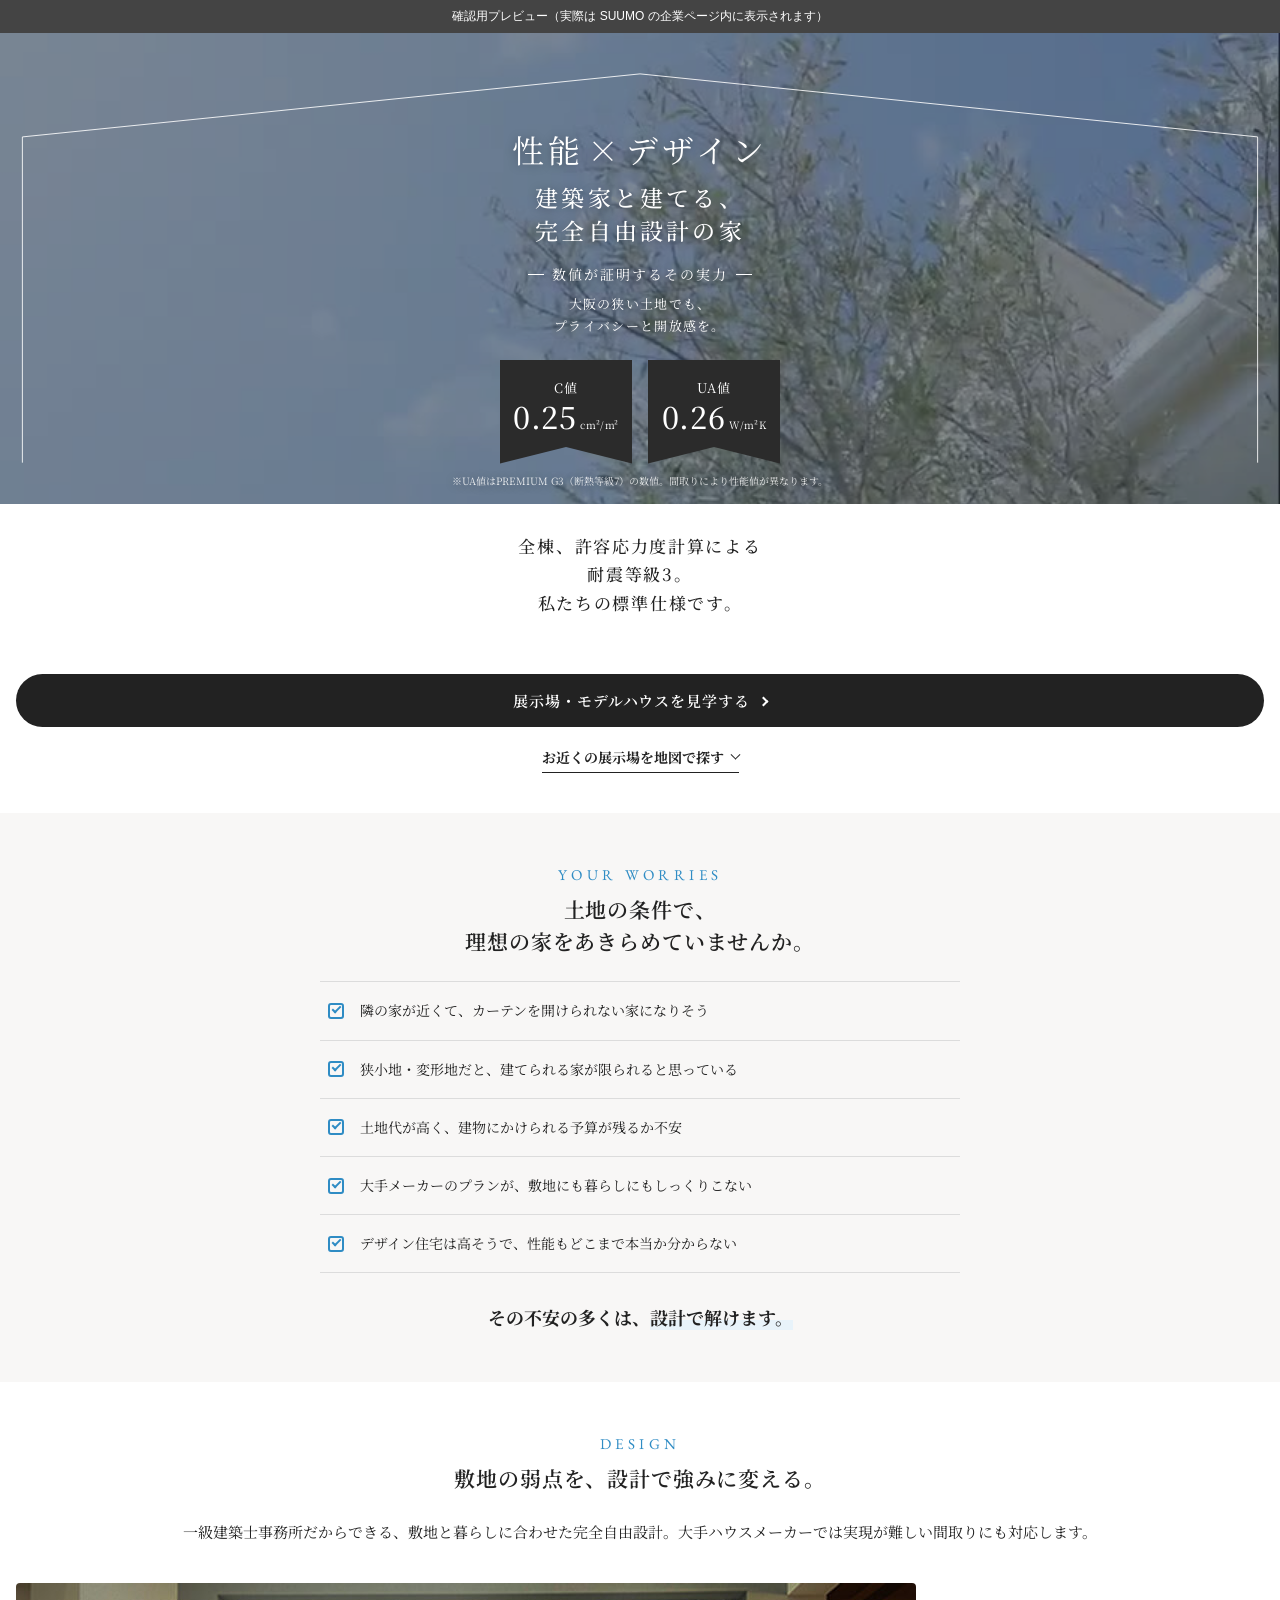
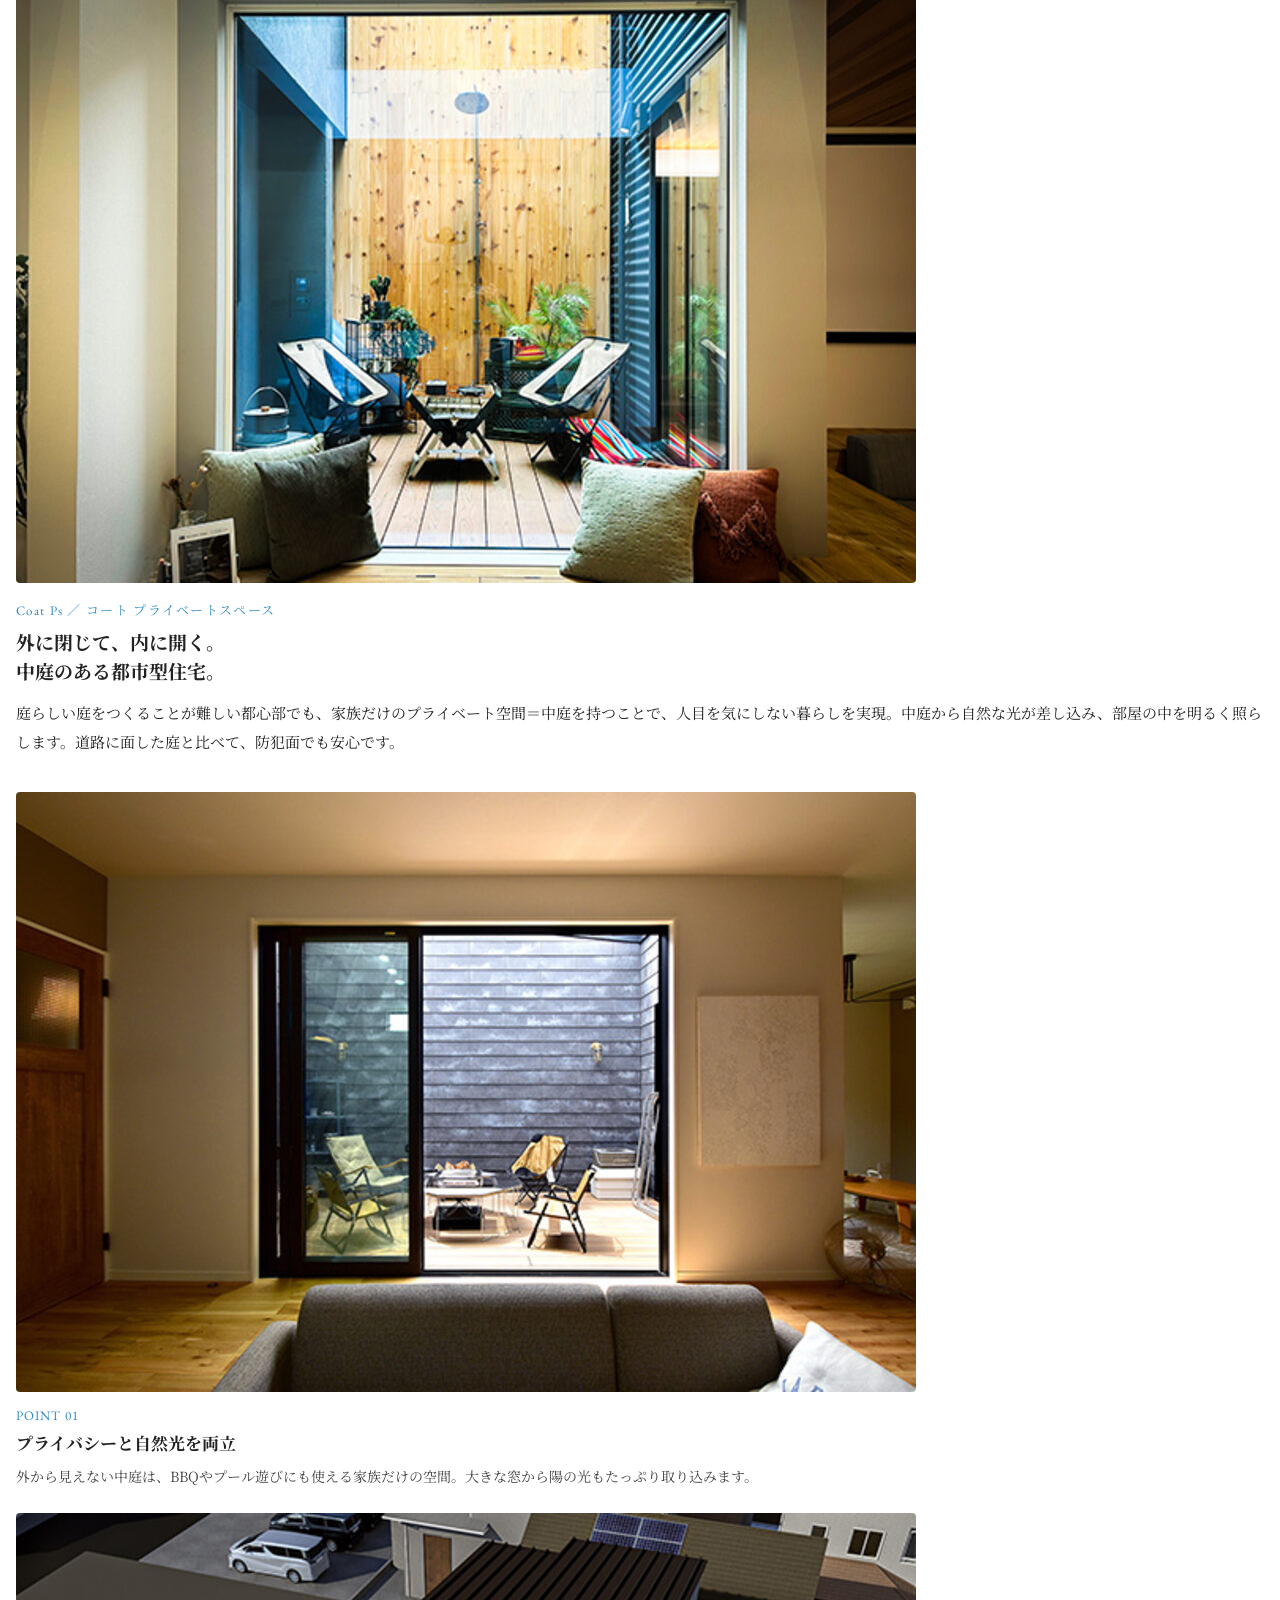
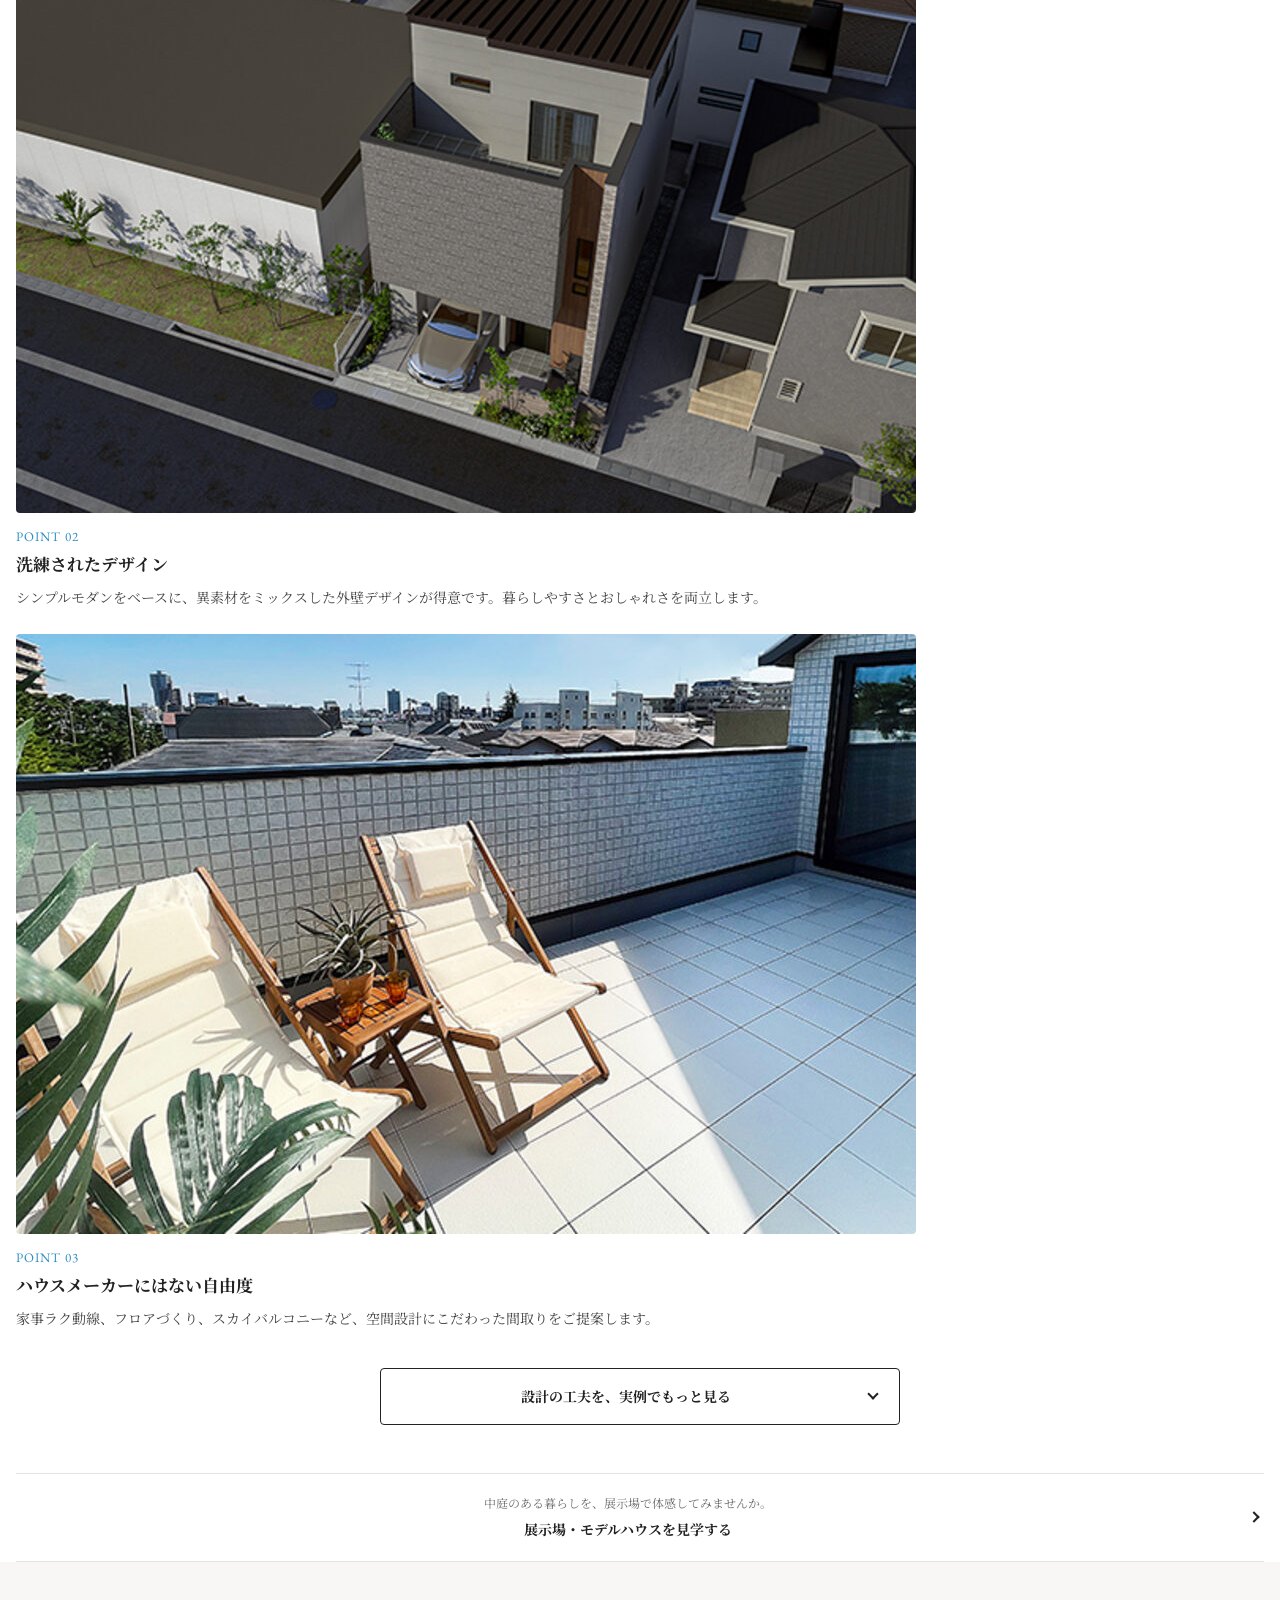
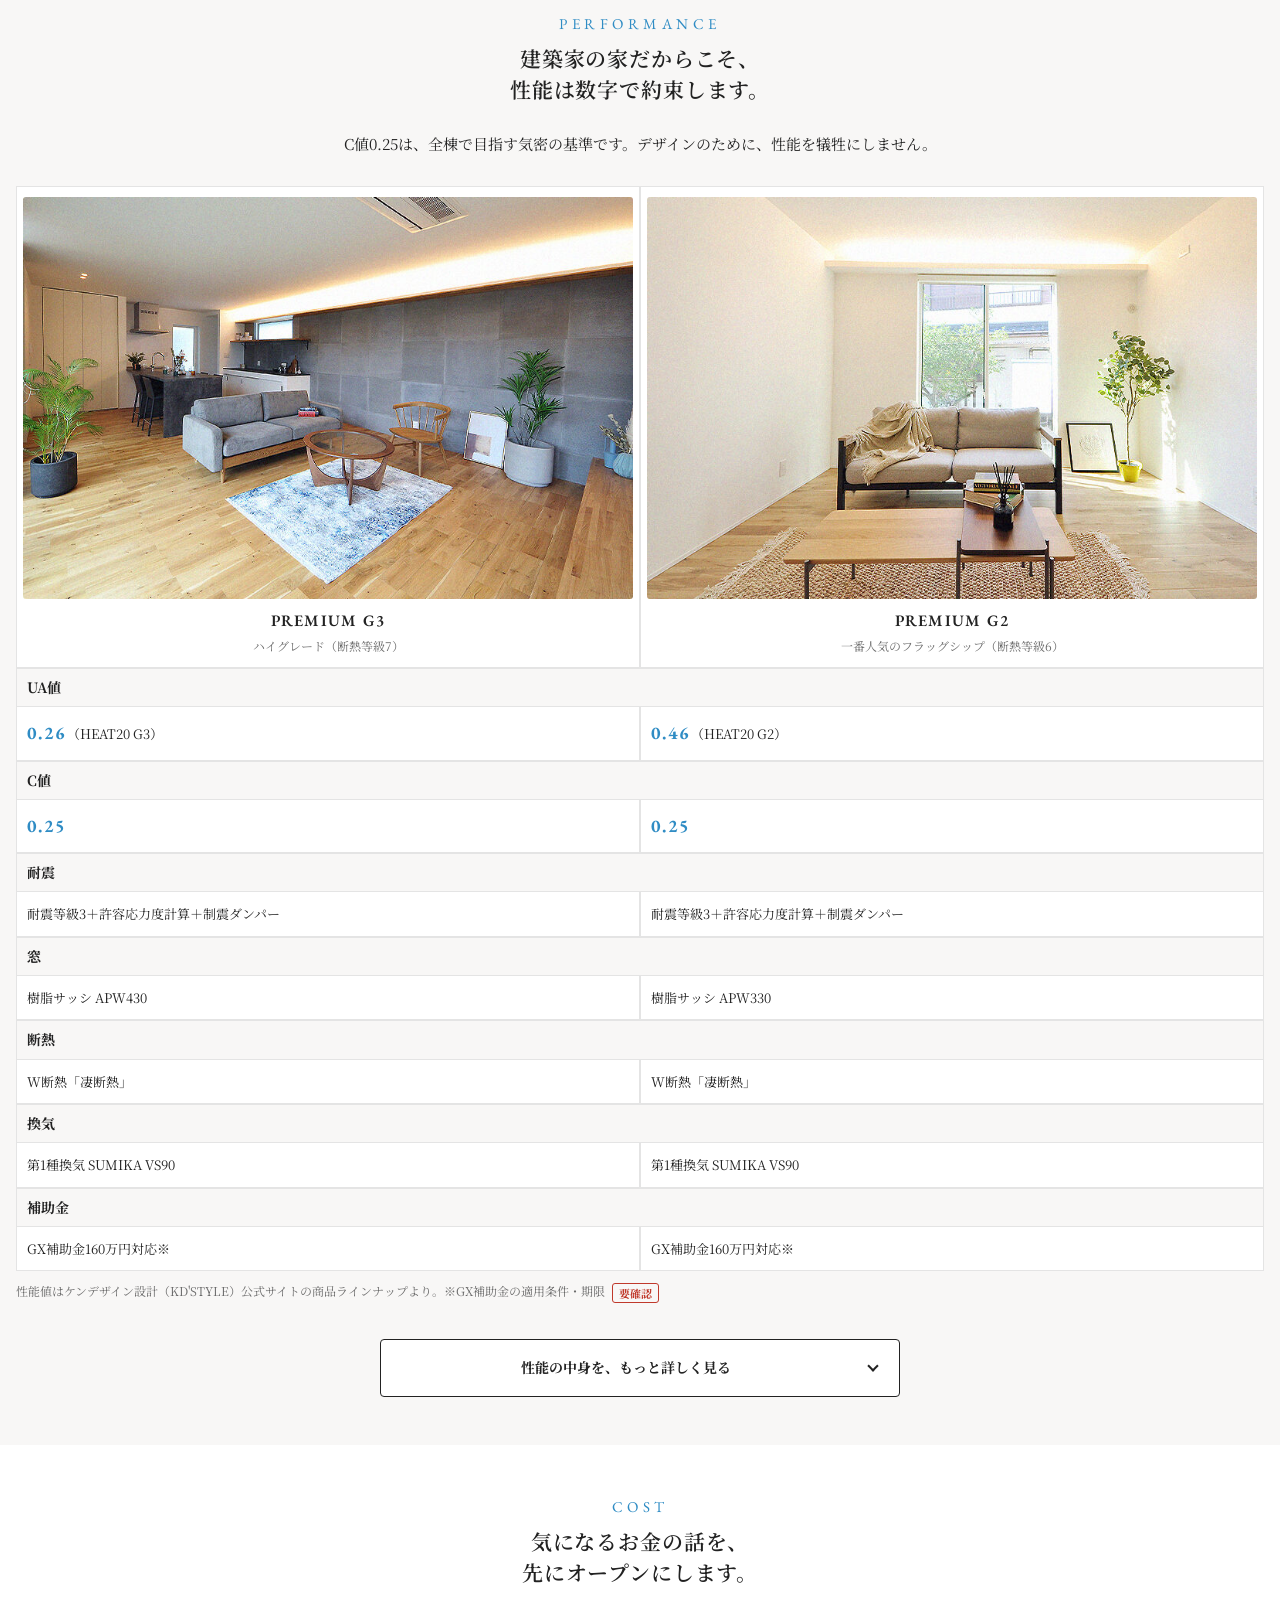
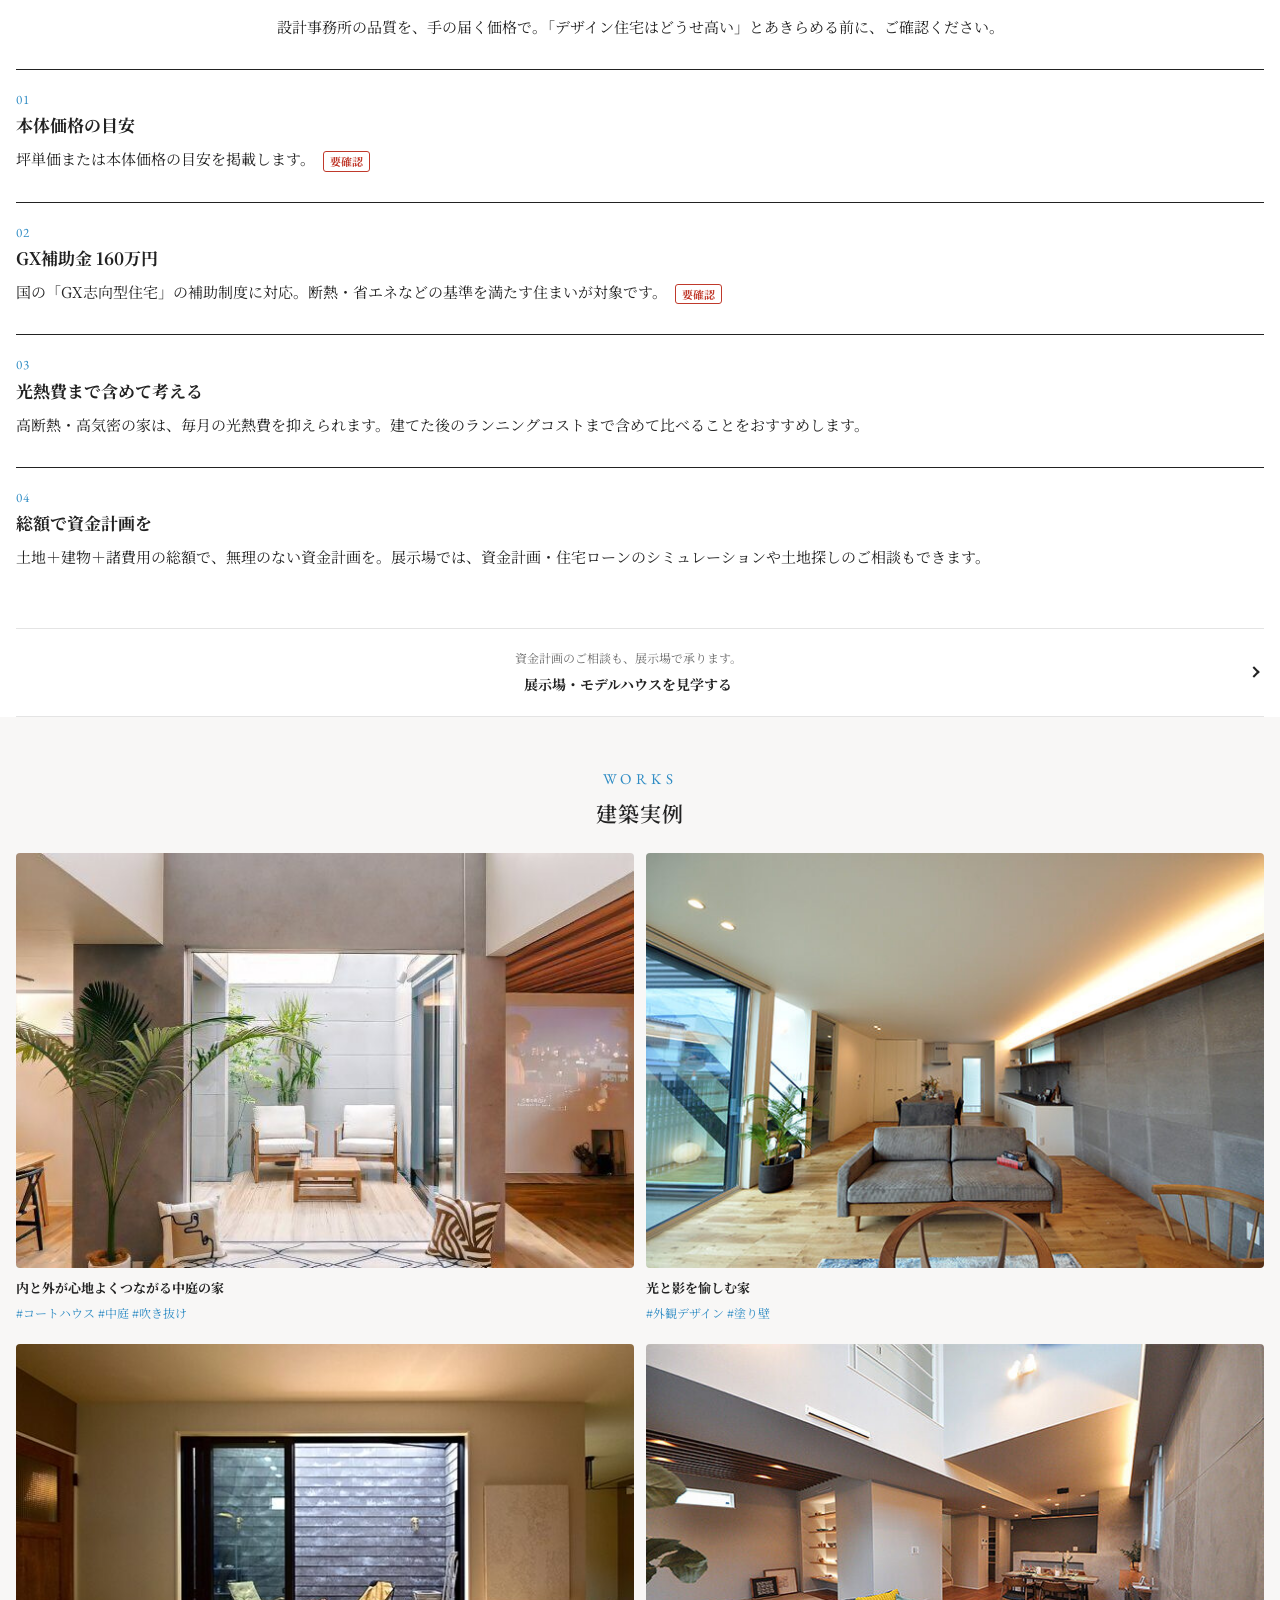
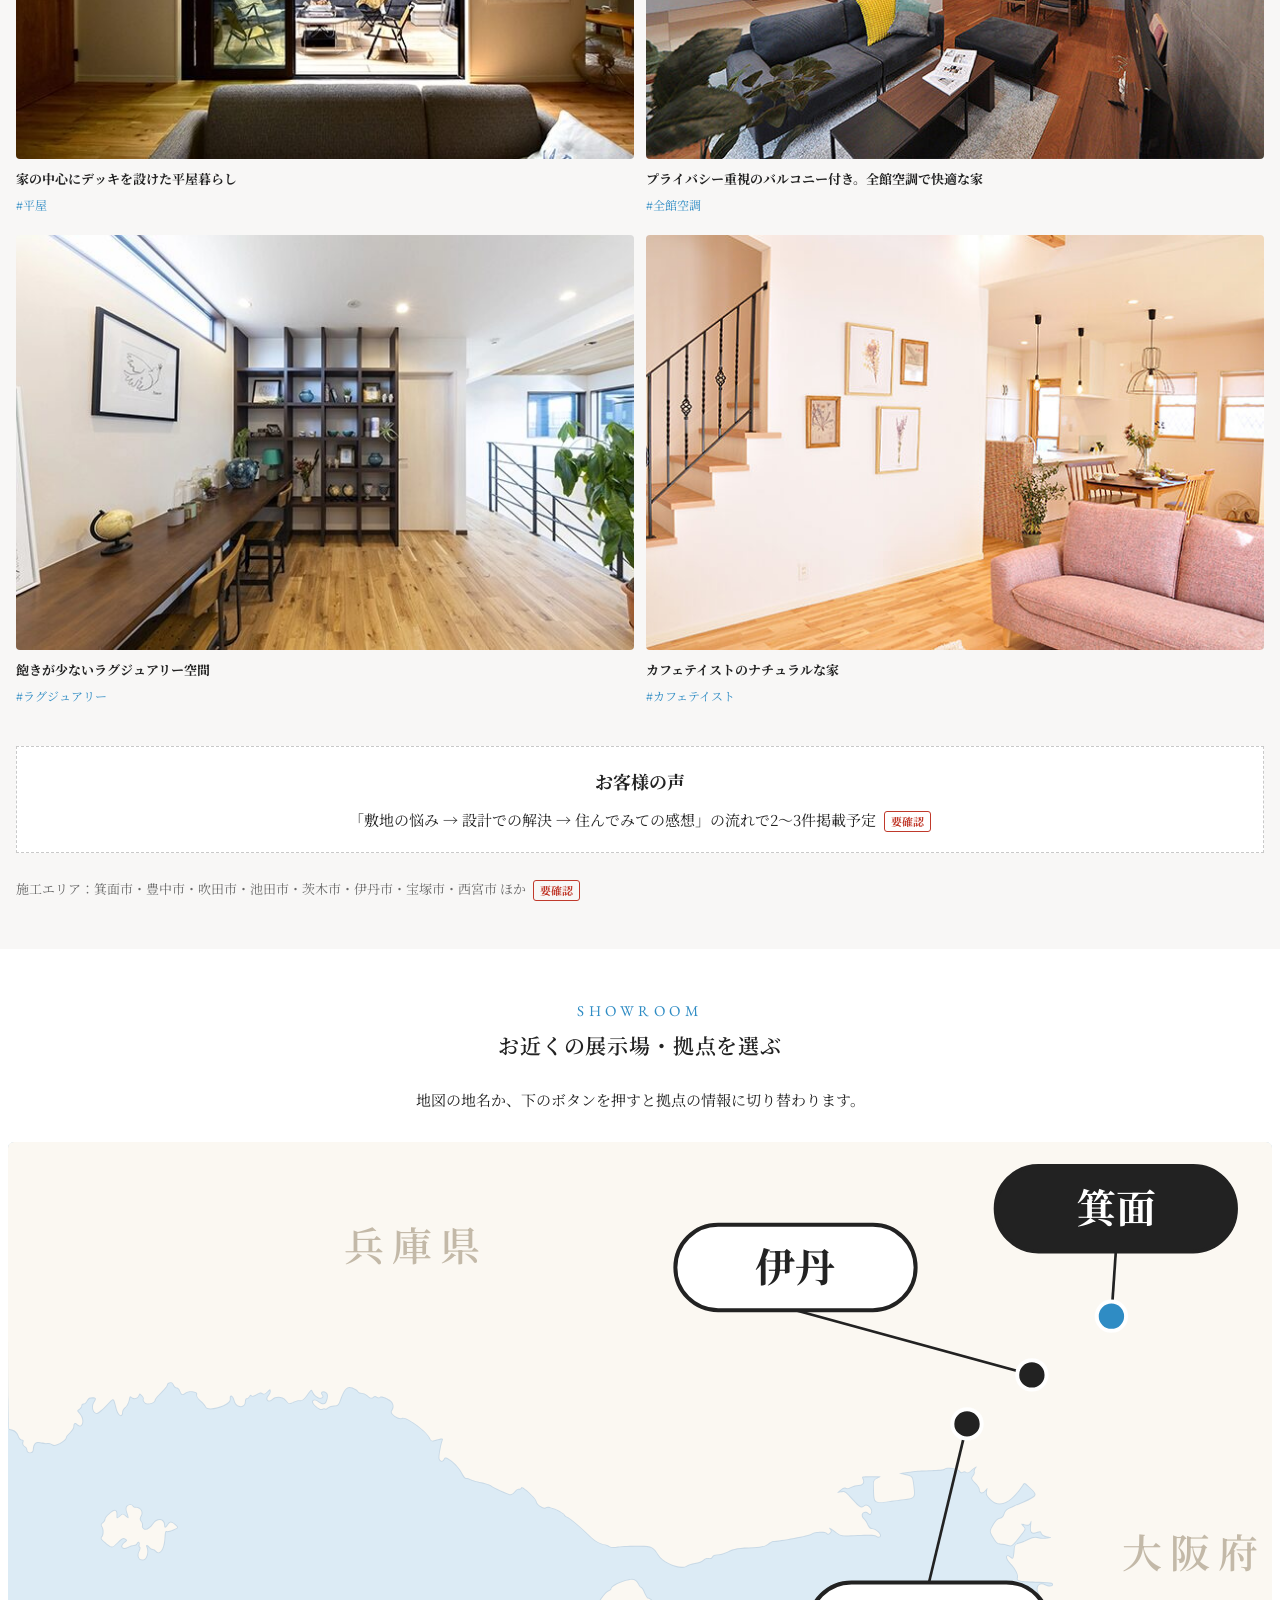
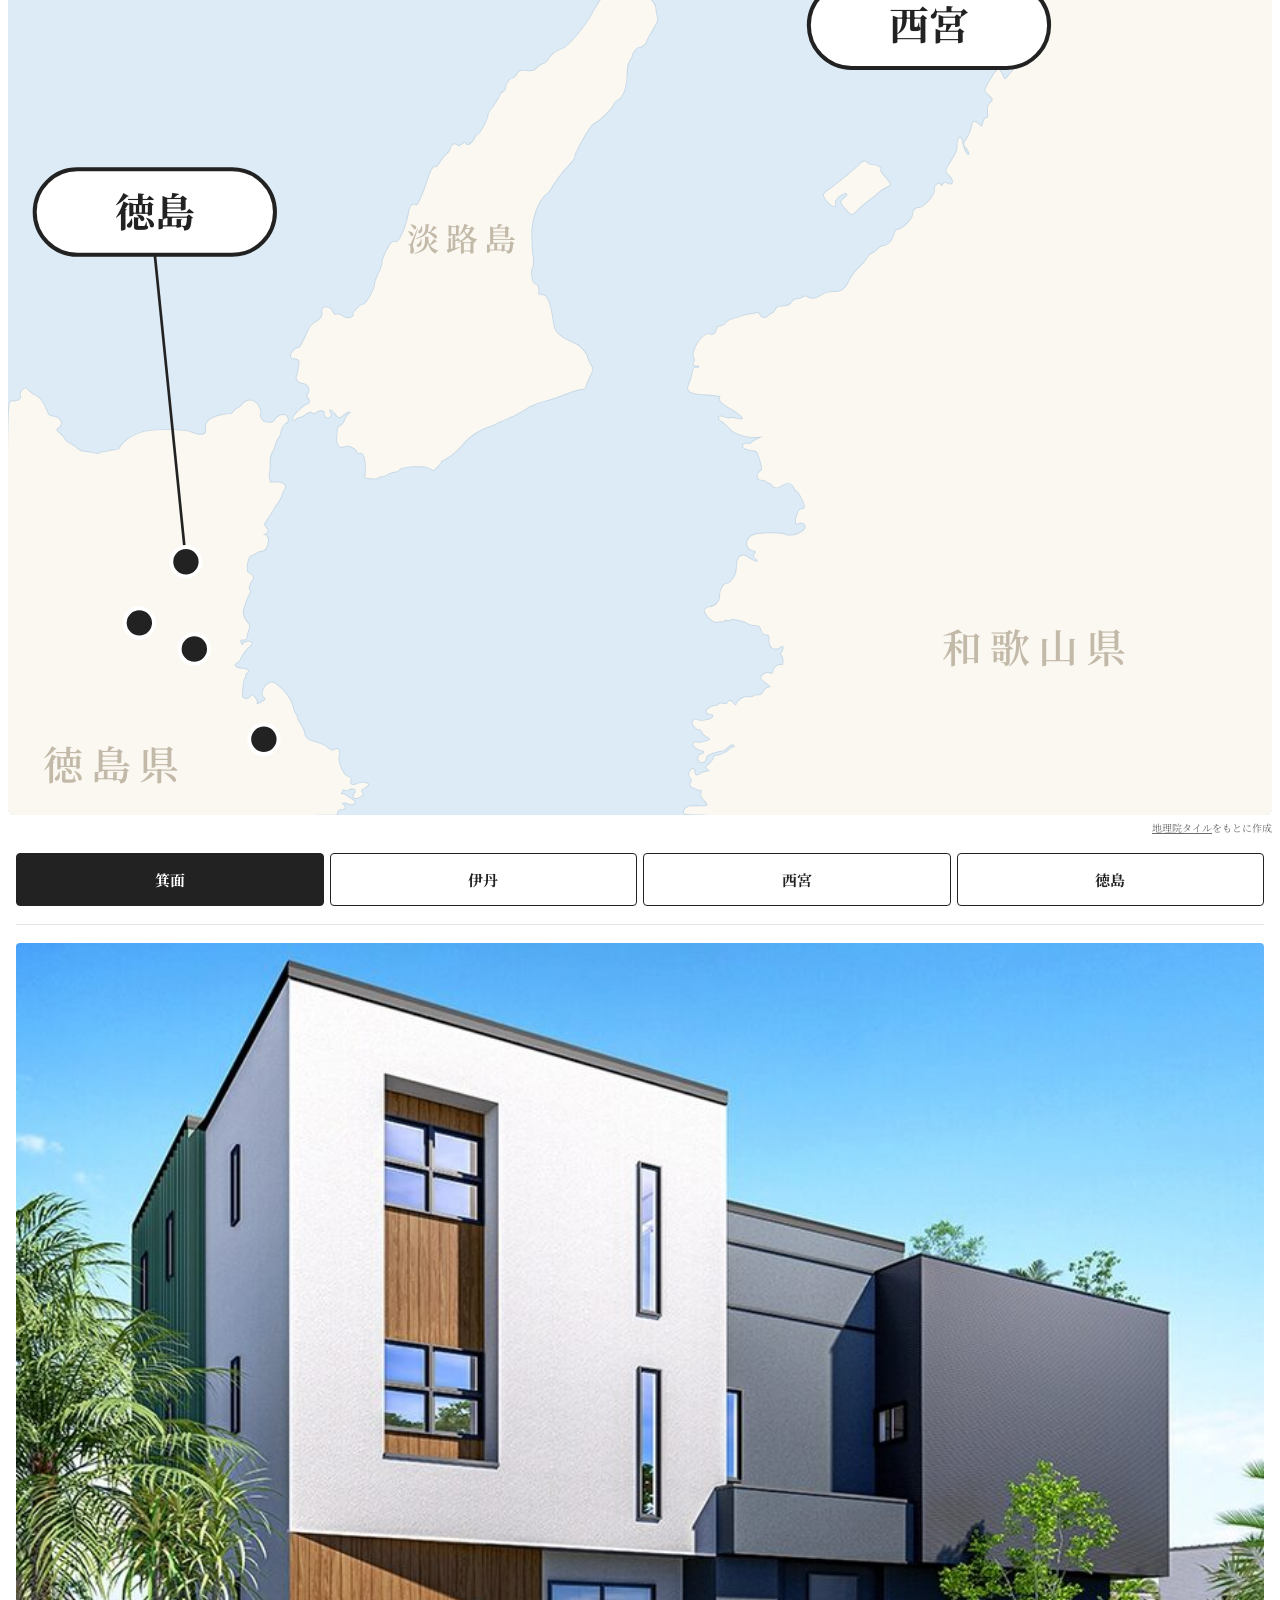
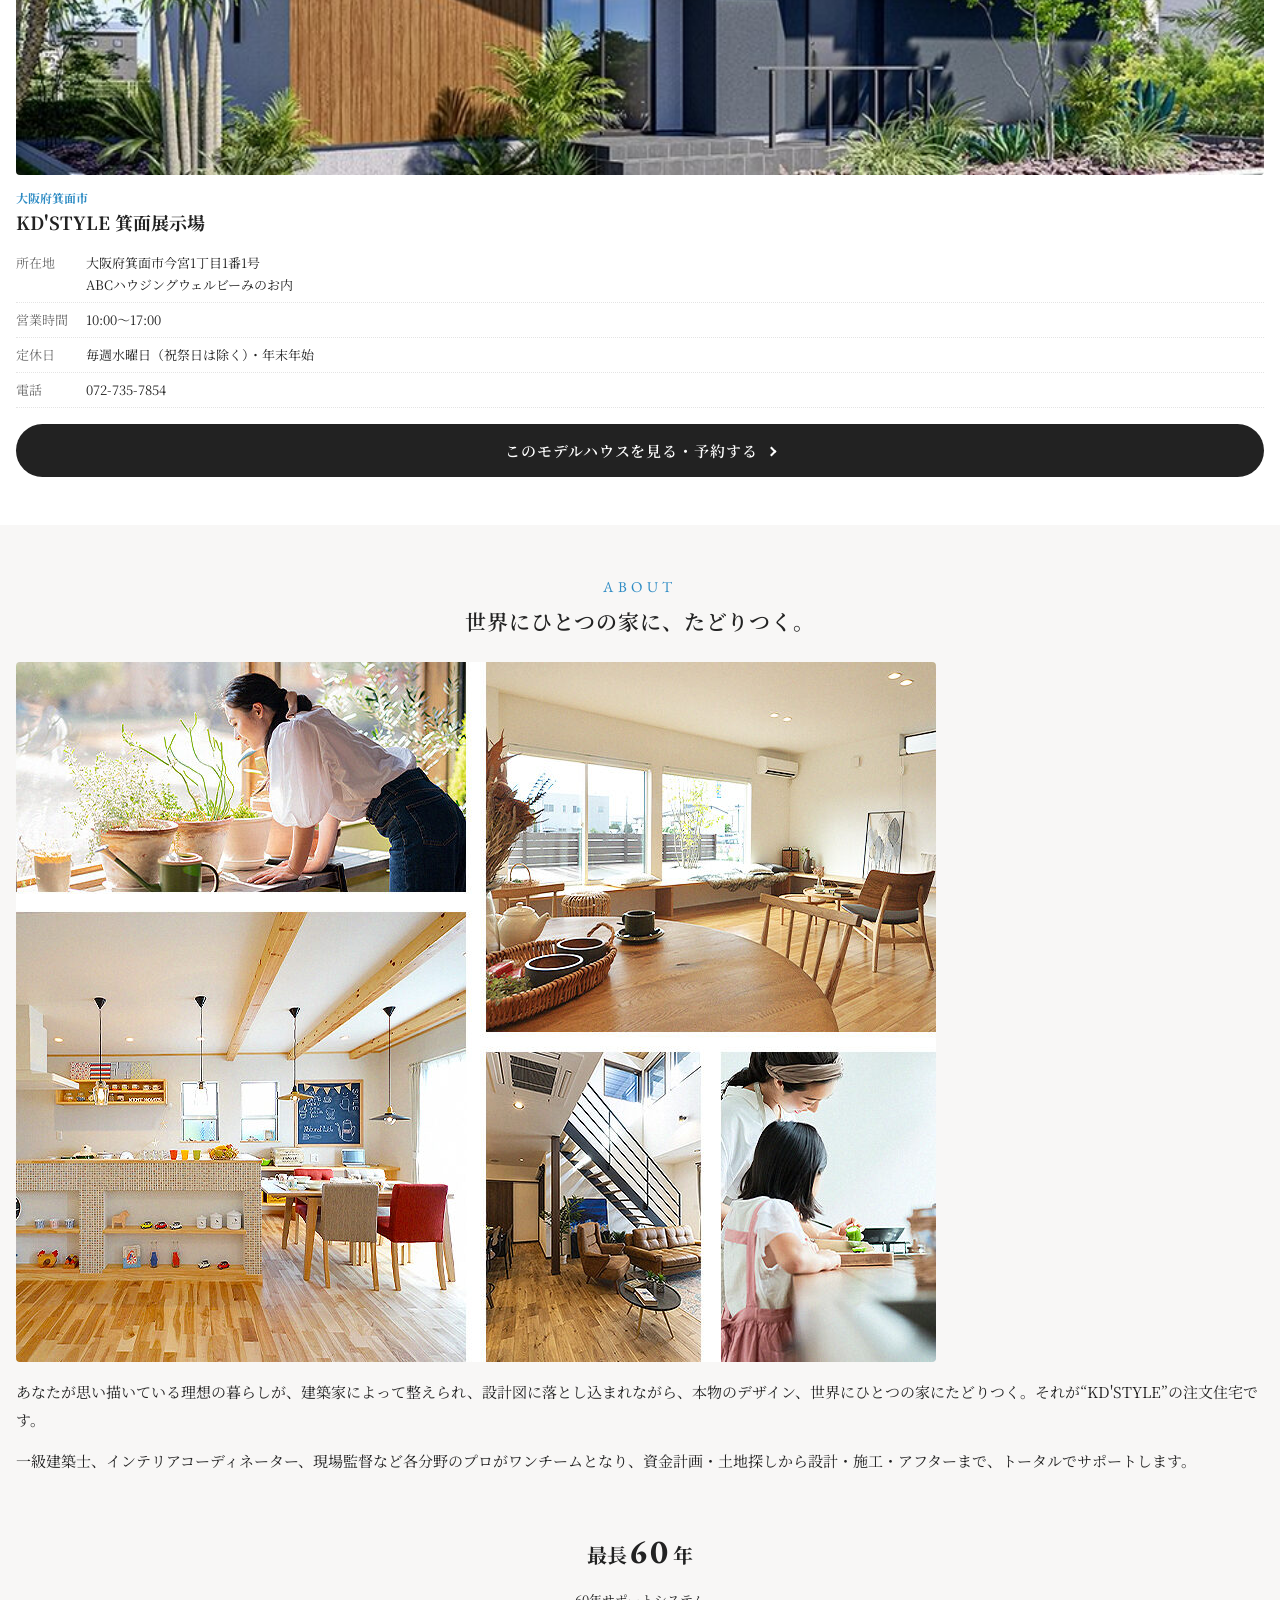
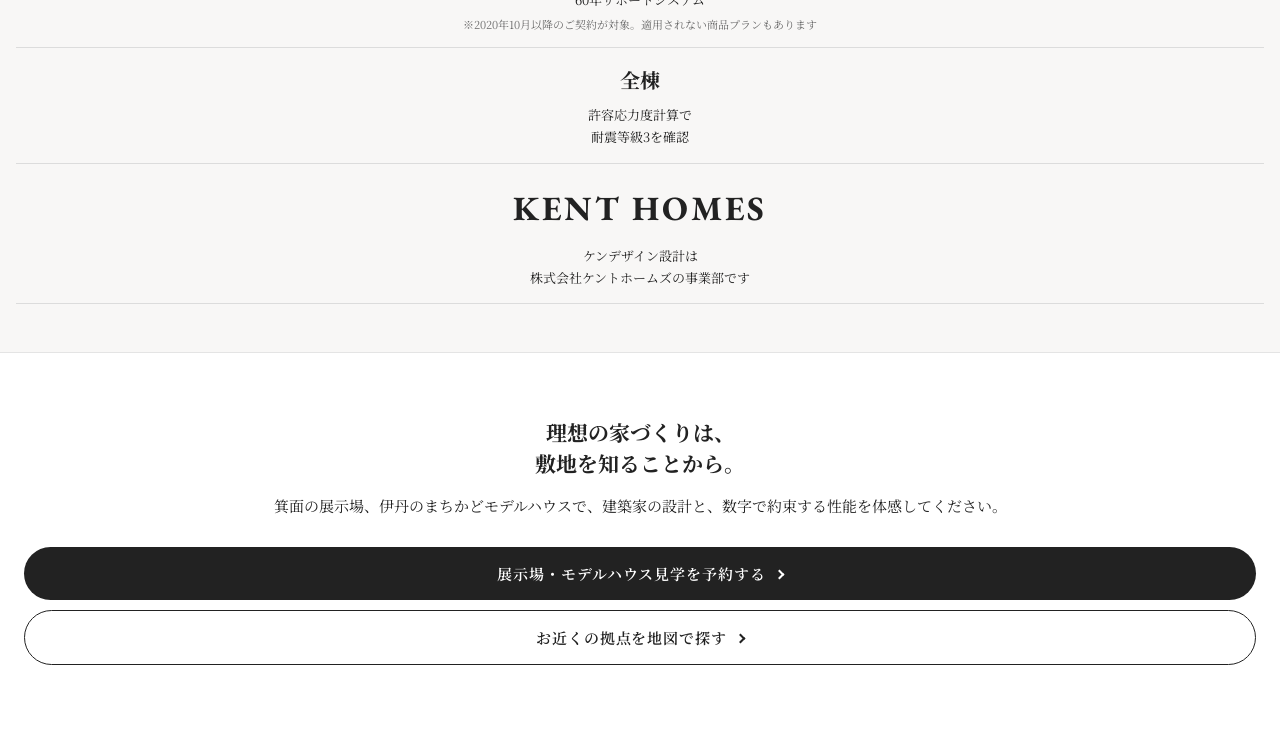
<file: preview/sp-inner.html>
<!DOCTYPE html>
<html lang="ja"><head>
<meta name="robots" content="noindex, nofollow" /><base target="_top" /><meta charset="UTF-8" />
<meta name="viewport" content="width=device-width, initial-scale=1" />
<title>確認用（スマホ）</title>
<style>
body { margin: 0; background: #e9e9e9; font-family: sans-serif; }
.pv-bar { padding: 8px 12px; background: #444; color: #fff; font-size: 12px; text-align: center; }
/* SUUMO の実寸：PC は #wrapper 954px の中に本文 950px、スマホは画面幅いっぱい */
.pv-page { width: 100%; margin: 0 auto; padding: 0; background: #fff; }
</style>
</head><body>
<div class="pv-bar">確認用プレビュー（実際は SUUMO の企業ページ内に表示されます）</div>
<div class="pv-page">
<!--
  ケントホームズ様（ケンデザイン設計 KD'STYLE）SUUMO フリーページ（スマホ用・src/pc.html から自動生成）
  SUUMO の企業ページ（PC）の「contents Start」の位置に入る部分。外枠 #kosha_free ごと入稿する（スマホは #includeContent が無い）。
  ../0001/smp/ は書き出し時に置き換わる（入稿用：/house/hj/report/kigyo_spc/front/<企業コード>/0001/ ／プレビュー用：../0001/）
  MODEL（波かっこ付き）はモデルハウス一覧（SUUMO）、MAP は src/parts/map.svg（tools/make-map.py で作成）に置き換わる
  動きは js/main.js（jQuery を使わない素の JavaScript。SUUMO の PC は jQuery 1.4 系のため、jQuery に頼らない）
  「要確認」タグの箇所は、ケントホームズ様に確認して差し替える（内容は README.md の未確定一覧）
-->
<div id="kosha_free">
<link rel="stylesheet" type="text/css" href="../0001/smp/css/main.css" />
<link rel="preconnect" href="https://fonts.googleapis.com" />
<link rel="preconnect" href="https://fonts.gstatic.com" crossorigin />
<link href="https://fonts.googleapis.com/css2?family=EB+Garamond:wght@400;500;600&family=Noto+Serif+JP:wght@400;500;600;700&display=swap" rel="stylesheet" />

<div class="kd">

  <!-- 1. ファーストビュー：ケントホームズ公式トップの構成を踏襲（背景動画＋家形の線＋明朝のコピー＋リボン型の数値） -->
  <div class="kd-top">
    <video class="kd-top__bg" autoplay muted loop playsinline preload="metadata" poster="../0001/smp/img/top-poster.jpg" aria-hidden="true">
      <source src="../0001/smp/img/top.mp4" type="video/mp4" />
    </video>
    <div class="kd-top__inner">
      <svg class="kd-top__house" viewBox="0 0 520 440" preserveAspectRatio="none" aria-hidden="true" focusable="false"><path d="M1 72 L260 1 L519 72 V439 M1 72 V439" /></svg>
      <p class="kd-top__lead kd-serif">性能<span>&times;</span>デザイン</p>
      <p class="kd-top__title kd-serif">建築家と建てる、<br />完全自由設計の家</p>
      <p class="kd-top__sub kd-serif"><span>数値が証明するその実力</span></p>
      <p class="kd-top__area kd-serif">大阪の狭い土地でも、<br class="kd-sp" />プライバシーと開放感を。</p>
      <ul class="kd-top__ribbons">
        <li><span class="kd-serif">C値</span><strong class="kd-serif">0.25<small>cm²/m²</small></strong></li>
        <li><span class="kd-serif">UA値</span><strong class="kd-serif">0.26<small>W/m²K</small></strong></li>
      </ul>
    </div>
    <p class="kd-top__note">※UA値はPREMIUM G3（断熱等級7）の数値。間取りにより性能値が異なります。</p>
  </div>
  <div class="kd-top-tit">
    <p class="kd-serif">全棟、許容応力度計算による<br class="kd-sp" />耐震等級3。<br class="kd-sp" />私たちの標準仕様です。</p>
  </div>
  <div class="kd-fv">
    <div class="kd-cta">
      <a class="kd-btn kd-btn--main" href="https://suumo.jp/chumon/koumuten/rn_kenth/model/">展示場・モデルハウスを見学する</a>
      <a class="kd-link" href="#kd-stores" data-kd-jump>お近くの展示場を地図で探す</a>
    </div>
  </div>

  <!-- 2. 共感 -->
  <div class="kd-sec kd-sec--gray">
    <div class="kd-inr">
      <p class="kd-h-en kd-en">YOUR WORRIES</p>
      <p class="kd-h">土地の条件で、<br class="kd-sp" />理想の家をあきらめていませんか。</p>
      <ul class="kd-worry">
        <li>隣の家が近くて、カーテンを開けられない家になりそう</li>
        <li>狭小地・変形地だと、建てられる家が限られると思っている</li>
        <li>土地代が高く、建物にかけられる予算が残るか不安</li>
        <li>大手メーカーのプランが、敷地にも暮らしにもしっくりこない</li>
        <li>デザイン住宅は高そうで、性能もどこまで本当か分からない</li>
      </ul>
      <p class="kd-worry__answer">その不安の多くは、<span>設計で解けます。</span></p>
    </div>
  </div>

  <!-- 3. 設計力で解く -->
  <div id="kd-design" class="kd-sec">
    <div class="kd-inr">
      <p class="kd-h-en kd-en">DESIGN</p>
      <p class="kd-h">敷地の弱点を、設計で強みに変える。</p>
      <p class="kd-text kd-center">一級建築士事務所だからできる、敷地と暮らしに合わせた完全自由設計。<br class="kd-pc" />大手ハウスメーカーでは実現が難しい間取りにも対応します。</p>

      <div class="kd-feature">
        <div class="kd-feature__img"><img src="../0001/smp/img/coat-court.jpg" alt="外からは見えない中庭のデッキ。室内から光と風が入る" width="900" height="600" /></div>
        <div class="kd-feature__body">
          <p class="kd-feature__label kd-en">Coat Ps ／ コート プライベートスペース</p>
          <p class="kd-feature__title">外に閉じて、内に開く。<br />中庭のある都市型住宅。</p>
          <p class="kd-text">庭らしい庭をつくることが難しい都心部でも、家族だけのプライベート空間＝中庭を持つことで、人目を気にしない暮らしを実現。中庭から自然な光が差し込み、部屋の中を明るく照らします。道路に面した庭と比べて、防犯面でも安心です。</p>
        </div>
      </div>

      <ul class="kd-points">
        <li>
          <img src="../0001/smp/img/coat-window.jpg" alt="中庭へ大きな窓で出入りできるリビング" width="900" height="600" />
          <p class="kd-points__num kd-en">POINT 01</p>
          <p class="kd-points__title">プライバシーと自然光を両立</p>
          <p class="kd-points__text">外から見えない中庭は、BBQやプール遊びにも使える家族だけの空間。大きな窓から陽の光もたっぷり取り込みます。</p>
        </li>
        <li>
          <img src="../0001/smp/img/coat-aerial.jpg" alt="異素材を組み合わせた外壁の住宅（イメージ）" width="900" height="600" />
          <p class="kd-points__num kd-en">POINT 02</p>
          <p class="kd-points__title">洗練されたデザイン</p>
          <p class="kd-points__text">シンプルモダンをベースに、異素材をミックスした外壁デザインが得意です。暮らしやすさとおしゃれさを両立します。</p>
        </li>
        <li>
          <img src="../0001/smp/img/coat-roof.jpg" alt="家族や友人とくつろげるルーフバルコニー" width="900" height="600" />
          <p class="kd-points__num kd-en">POINT 03</p>
          <p class="kd-points__title">ハウスメーカーにはない自由度</p>
          <p class="kd-points__text">家事ラク動線、フロアづくり、スカイバルコニーなど、空間設計にこだわった間取りをご提案します。</p>
        </li>
      </ul>

      <div class="kd-more">
        <a class="kd-more__btn" href="#kd-more-design" data-kd-more>設計の工夫を、実例でもっと見る</a>
        <div class="kd-more__body" id="kd-more-design">
          <p class="kd-more__lead">敷地の条件に合わせた、設計の工夫の一例です。</p>
          <ul class="kd-cases">
            <li>
              <img src="../0001/smp/img/work-2064.jpg" alt="内と外が心地よくつながる中庭の家" width="626" height="420" />
              <p class="kd-cases__title">内と外が心地よくつながる中庭の家</p>
              <p class="kd-tags">#コートハウス #中庭 #吹き抜け</p>
            </li>
            <li>
              <img src="../0001/smp/img/work-1867.jpg" alt="プライバシー重視のバルコニー付き！全館空調で快適なお家" width="626" height="420" />
              <p class="kd-cases__title">プライバシー重視のバルコニー付き。全館空調で快適な家</p>
              <p class="kd-tags">#バルコニー #全館空調</p>
            </li>
            <li>
              <img src="../0001/smp/img/coat-doma.jpg" alt="モールテックス仕上げの通り土間からデッキスペースへつながる" width="900" height="600" />
              <p class="kd-cases__title">通り土間から、LDK中心のデッキへ</p>
              <p class="kd-tags">#通り土間 #デッキ #モールテックス</p>
            </li>
          </ul>
          <p class="kd-note">敷地条件と間取り図を添えた大阪・兵庫の実例に差し替え予定 <em class="kd-todo">要確認</em></p>
        </div>
      </div>
    </div>
  </div>

  <div class="kd-midcta">
    <a class="kd-midcta__link" href="https://suumo.jp/chumon/koumuten/rn_kenth/model/"><span>中庭のある暮らしを、展示場で体感してみませんか。</span>展示場・モデルハウスを見学する</a>
  </div>

  <!-- 4. 性能の裏付け -->
  <div id="kd-spec" class="kd-sec kd-sec--gray">
    <div class="kd-inr">
      <p class="kd-h-en kd-en">PERFORMANCE</p>
      <p class="kd-h">建築家の家だからこそ、<br class="kd-sp" />性能は数字で約束します。</p>
      <p class="kd-text kd-center">C値0.25は、全棟で目指す気密の基準です。<br class="kd-pc" />デザインのために、性能を犠牲にしません。</p>
      <div class="kd-grade">
        <table class="kd-grade__table">
          <thead>
            <tr>
              <th class="kd-grade__corner"></th>
              <th><img src="../0001/smp/img/grade-g3.jpg" alt="PREMIUM G3 の住宅" width="790" height="520" /><span class="kd-grade__name kd-en">PREMIUM G3</span><span class="kd-grade__sub">ハイグレード（断熱等級7）</span></th>
              <th><img src="../0001/smp/img/grade-g2.jpg" alt="PREMIUM G2 の住宅" width="790" height="520" /><span class="kd-grade__name kd-en">PREMIUM G2</span><span class="kd-grade__sub">一番人気のフラッグシップ（断熱等級6）</span></th>
            </tr>
          </thead>
          <tbody>
            <tr><th>UA値</th><td data-label="PREMIUM G3"><strong class="kd-en">0.26</strong>（HEAT20 G3）</td><td data-label="PREMIUM G2"><strong class="kd-en">0.46</strong>（HEAT20 G2）</td></tr>
            <tr><th>C値</th><td data-label="PREMIUM G3"><strong class="kd-en">0.25</strong></td><td data-label="PREMIUM G2"><strong class="kd-en">0.25</strong></td></tr>
            <tr><th>耐震</th><td data-label="PREMIUM G3">耐震等級3＋許容応力度計算＋制震ダンパー</td><td data-label="PREMIUM G2">耐震等級3＋許容応力度計算＋制震ダンパー</td></tr>
            <tr><th>窓</th><td data-label="PREMIUM G3">樹脂サッシ APW430</td><td data-label="PREMIUM G2">樹脂サッシ APW330</td></tr>
            <tr><th>断熱</th><td data-label="PREMIUM G3">W断熱「凄断熱」</td><td data-label="PREMIUM G2">W断熱「凄断熱」</td></tr>
            <tr><th>換気</th><td data-label="PREMIUM G3">第1種換気 SUMIKA VS90</td><td data-label="PREMIUM G2">第1種換気 SUMIKA VS90</td></tr>
            <tr><th>補助金</th><td data-label="PREMIUM G3">GX補助金160万円対応※</td><td data-label="PREMIUM G2">GX補助金160万円対応※</td></tr>
          </tbody>
        </table>
      </div>
      <p class="kd-note">性能値はケンデザイン設計（KD'STYLE）公式サイトの商品ラインナップより。※GX補助金の適用条件・期限 <em class="kd-todo">要確認</em></p>

      <div class="kd-more">
        <a class="kd-more__btn" href="#kd-more-spec" data-kd-more>性能の中身を、もっと詳しく見る</a>
        <div class="kd-more__body" id="kd-more-spec">
          <dl class="kd-specs">
            <div><dt>耐震等級3を、計算で確かめる</dt><dd>全棟で許容応力度計算を実施。最高等級の耐震等級3に、制震ダンパーを組み合わせ、繰り返す揺れにも備えます。</dd></div>
            <div><dt>W断熱「凄断熱」</dt><dd>外と内の2重の断熱で、家じゅうの温度差を小さく。夏も冬も、エアコンに頼りすぎない快適さを目指します。</dd></div>
            <div><dt>高性能樹脂サッシ</dt><dd>熱が逃げやすい窓に、樹脂サッシ（APW430／APW330）を採用しています。</dd></div>
            <div><dt>第1種換気</dt><dd>給気・排気とも機械で行う第1種換気（SUMIKA VS90）で、外の温度に左右されにくい空気環境に。</dd></div>
            <div><dt>長期優良住宅が標準</dt><dd>国の基準に基づく長期優良住宅を標準とし、長く安心して暮らせる住まいをつくります。</dd></div>
          </dl>
          <p class="kd-text">「温度差のない快適さ」は、伊丹のまちかどモデルハウス<span class="kd-nowrap">「温度差が生まれないデザインハウス」</span>で体感できます。</p>
        </div>
      </div>
    </div>
  </div>

  <!-- 5. お金 -->
  <div id="kd-money" class="kd-sec">
    <div class="kd-inr">
      <p class="kd-h-en kd-en">COST</p>
      <p class="kd-h">気になるお金の話を、<br class="kd-sp" />先にオープンにします。</p>
      <p class="kd-text kd-center">設計事務所の品質を、手の届く価格で。<br class="kd-pc" />「デザイン住宅はどうせ高い」とあきらめる前に、ご確認ください。</p>
      <ul class="kd-money">
        <li>
          <p class="kd-money__title">本体価格の目安</p>
          <p class="kd-text">坪単価または本体価格の目安を掲載します。 <em class="kd-todo">要確認</em></p>
        </li>
        <li>
          <p class="kd-money__title">GX補助金 160万円</p>
          <p class="kd-text">国の「GX志向型住宅」の補助制度に対応。断熱・省エネなどの基準を満たす住まいが対象です。 <em class="kd-todo">要確認</em></p>
        </li>
        <li>
          <p class="kd-money__title">光熱費まで含めて考える</p>
          <p class="kd-text">高断熱・高気密の家は、毎月の光熱費を抑えられます。建てた後のランニングコストまで含めて比べることをおすすめします。</p>
        </li>
        <li>
          <p class="kd-money__title">総額で資金計画を</p>
          <p class="kd-text">土地＋建物＋諸費用の総額で、無理のない資金計画を。展示場では、資金計画・住宅ローンのシミュレーションや土地探しのご相談もできます。</p>
        </li>
      </ul>
    </div>
  </div>

  <div class="kd-midcta">
    <a class="kd-midcta__link" href="https://suumo.jp/chumon/koumuten/rn_kenth/model/"><span>資金計画のご相談も、展示場で承ります。</span>展示場・モデルハウスを見学する</a>
  </div>

  <!-- 6. 実例 -->
  <div id="kd-works" class="kd-sec kd-sec--gray">
    <div class="kd-inr">
      <p class="kd-h-en kd-en">WORKS</p>
      <p class="kd-h">建築実例</p>
      <ul class="kd-works">
        <li><img src="../0001/smp/img/work-2064.jpg" alt="内と外が心地よくつながる中庭の家" width="626" height="420" /><p class="kd-works__title">内と外が心地よくつながる中庭の家</p><p class="kd-tags">#コートハウス #中庭 #吹き抜け</p></li>
        <li><img src="../0001/smp/img/work-1345.jpg" alt="光と影を愉しむ家" width="626" height="420" /><p class="kd-works__title">光と影を愉しむ家</p><p class="kd-tags">#外観デザイン #塗り壁</p></li>
        <li><img src="../0001/smp/img/work-1348.jpg" alt="家の中心にデッキを設けた平屋暮らし" width="626" height="420" /><p class="kd-works__title">家の中心にデッキを設けた平屋暮らし</p><p class="kd-tags">#平屋</p></li>
        <li><img src="../0001/smp/img/work-1867.jpg" alt="プライバシー重視のバルコニー付き！全館空調で快適なお家" width="626" height="420" /><p class="kd-works__title">プライバシー重視のバルコニー付き。全館空調で快適な家</p><p class="kd-tags">#全館空調</p></li>
        <li><img src="../0001/smp/img/work-1354.jpg" alt="飽きが少ないラグジュアリー空間" width="626" height="420" /><p class="kd-works__title">飽きが少ないラグジュアリー空間</p><p class="kd-tags">#ラグジュアリー</p></li>
        <li><img src="../0001/smp/img/work-1353.jpg" alt="カフェテイストのナチュラルな家" width="626" height="420" /><p class="kd-works__title">カフェテイストのナチュラルな家</p><p class="kd-tags">#カフェテイスト</p></li>
      </ul>
      <div class="kd-voice">
        <p class="kd-voice__title">お客様の声</p>
        <p class="kd-text kd-center">「敷地の悩み → 設計での解決 → 住んでみての感想」の流れで2〜3件掲載予定 <em class="kd-todo">要確認</em></p>
      </div>
      <p class="kd-area">施工エリア：箕面市・豊中市・吹田市・池田市・茨木市・伊丹市・宝塚市・西宮市 ほか <em class="kd-todo">要確認</em></p>
    </div>
  </div>

  <!-- 7. 店舗マップ（地図かタブで拠点を選ぶ） -->
  <div id="kd-stores" class="kd-sec">
    <div class="kd-inr">
      <p class="kd-h-en kd-en">SHOWROOM</p>
      <p class="kd-h">お近くの展示場・拠点を選ぶ</p>
      <p class="kd-text kd-center">地図の地名か、下のボタンを押すと拠点の情報に切り替わります。</p>
      <div class="kd-map" data-kd-map>
        <div class="kd-map__figure">
<svg class="kd-map__svg" viewBox="0 0 947 954" role="img" aria-label="KD'STYLE・ケントホームズの拠点（大阪府箕面市・兵庫県伊丹市・西宮市・徳島県）の地図" xmlns="http://www.w3.org/2000/svg">
<rect class="kd-map__sea" width="947" height="954" />
<g class="kd-map__land" transform="translate(0.000000,954.000000) scale(0.100000,-0.100000)">
<path d="M0 8465 c0 -709 3 -1075 10 -1076 38 -5 58 -20 69 -50 5 -16 17 -29
26 -29 12 0 15 -6 10 -19 -4 -13 0 -23 12 -30 10 -5 18 -18 18 -28 0 -26 40
-24 41 2 2 46 21 64 56 55 18 -5 42 -8 53 -6 11 2 29 -3 41 -11 21 -13 99 32
99 57 0 4 12 20 28 34 15 14 27 34 27 44 0 28 11 34 32 15 37 -33 50 41 14 80
-22 23 -22 25 -4 36 10 6 18 18 18 26 0 8 7 15 15 15 9 0 20 11 26 24 9 18 19
24 40 24 33 -1 35 -9 14 -42 -19 -28 -5 -76 21 -76 9 0 41 26 70 57 58 63 56
64 77 -22 12 -50 42 -71 42 -30 0 11 10 28 21 37 12 10 25 34 29 54 5 27 9 34
18 25 18 -18 47 -13 55 10 8 20 8 20 27 0 10 -12 15 -24 12 -28 -4 -3 0 -14 9
-24 17 -19 74 -3 74 20 0 5 20 30 45 54 25 25 45 49 45 54 0 26 41 33 50 8 5
-14 16 -25 25 -25 9 0 20 -11 25 -25 10 -26 20 -31 35 -16 25 24 99 16 92 -9
-4 -14 4 -28 26 -46 18 -15 35 -35 39 -45 16 -41 185 11 180 55 -5 42 25 32
35 -11 12 -51 78 -59 78 -10 -1 15 5 27 12 27 6 0 16 7 21 16 6 11 12 13 16 6
5 -8 17 -5 38 8 24 14 35 16 45 8 11 -8 19 -5 36 13 20 21 22 22 25 5 2 -9 -4
-26 -14 -37 -25 -27 -3 -50 24 -26 29 27 82 22 107 -9 21 -26 22 -26 54 -10
17 9 40 14 50 11 13 -4 27 7 51 41 29 41 34 44 41 28 11 -30 46 -57 65 -50 12
5 14 9 5 20 -18 21 9 38 32 21 14 -10 17 -21 12 -44 -10 -49 -30 -58 -66 -32
-24 18 -34 20 -42 11 -16 -15 52 -73 69 -59 6 5 14 6 17 2 4 -3 14 0 23 8 10
8 31 14 47 14 27 0 32 5 46 45 29 83 52 106 92 90 19 -8 38 -20 42 -27 4 -7
18 -13 29 -13 12 0 32 -10 45 -21 18 -18 25 -20 38 -9 11 9 19 10 28 1 9 -7
17 -7 23 -1 6 6 26 2 56 -12 46 -21 59 -56 34 -96 -11 -18 54 -62 75 -49 28
17 191 -100 210 -151 7 -19 14 -23 32 -17 56 17 70 18 65 4 -14 -37 -30 -129
-25 -143 9 -22 26 -20 35 4 10 28 102 -46 133 -108 11 -23 26 -41 32 -40 7 1
21 -3 32 -8 11 -6 47 -16 80 -23 33 -7 66 -18 72 -23 20 -16 133 -68 148 -68
8 0 22 10 32 23 10 13 24 22 31 19 6 -2 15 3 18 12 6 15 114 -85 114 -106 0
-21 53 -58 66 -47 8 6 22 7 36 3 13 -4 25 -8 28 -9 18 -3 80 -39 80 -46 0 -5
8 -12 18 -16 24 -9 107 -78 167 -139 43 -44 79 -65 120 -69 6 0 20 -6 31 -13
13 -7 36 -9 55 -5 19 4 83 8 144 8 117 2 130 -3 170 -70 35 -58 169 -109 209
-79 10 6 37 15 62 19 25 3 54 15 64 25 11 11 27 16 39 13 14 -3 23 0 27 11 4
10 18 16 38 16 17 0 51 10 76 21 49 23 87 30 195 32 53 2 78 7 105 24 19 13
37 23 40 23 53 1 277 43 290 55 19 17 105 21 115 5 5 -8 11 -7 21 1 11 9 11
15 3 25 -20 24 2 15 42 -17 40 -31 40 -31 165 -24 91 5 128 4 139 -5 8 -6 19
-9 25 -5 17 10 -29 55 -56 55 -14 0 -25 9 -34 29 -6 16 -20 37 -30 46 -10 9
-16 24 -13 36 6 21 33 25 51 7 9 -9 13 -7 18 6 10 25 -31 65 -48 48 -20 -20
-36 -14 -75 29 -76 84 -72 81 -106 74 -32 -7 -32 -7 -2 18 19 16 34 22 41 16
7 -6 22 -4 40 6 16 8 42 15 57 15 31 0 43 20 29 47 -9 17 -5 18 69 18 78 0 78
0 46 -15 -32 -16 -32 -16 -29 -90 3 -96 3 -96 114 -81 51 6 112 15 136 18 53
7 56 13 45 100 -8 68 -8 68 -63 79 -55 10 -55 10 -5 18 28 4 64 9 80 11 17 3
72 5 122 6 51 0 95 5 99 10 10 18 98 7 112 -13 10 -14 17 -16 26 -9 9 7 16 7
24 -1 9 -9 19 -5 40 15 30 28 53 37 32 12 -6 -8 -10 -20 -7 -27 2 -7 -3 -21
-11 -31 -14 -16 -13 -20 16 -50 18 -18 32 -40 32 -49 0 -29 22 -32 42 -7 19
24 19 24 13 -6 -5 -26 0 -36 29 -64 65 -63 149 -24 236 108 15 23 15 23 51
-11 76 -70 76 -70 -116 -150 -49 -20 -62 -30 -69 -56 -7 -22 -17 -32 -34 -34
-16 -2 -32 -17 -50 -49 -26 -46 -26 -46 2 -93 22 -38 32 -46 56 -46 16 0 40
-4 54 -10 22 -8 29 -4 63 38 71 87 68 80 47 103 -19 21 -19 21 14 14 27 -6 33
-3 42 17 8 18 9 13 5 -25 -7 -53 4 -64 47 -48 22 8 27 7 31 -8 3 -12 19 -21
43 -26 39 -8 39 -8 -1 -15 -21 -4 -51 -3 -66 2 -22 7 -38 5 -76 -13 -26 -13
-59 -26 -73 -29 -20 -4 -26 -12 -28 -40 -5 -73 -11 -84 -31 -65 -37 33 -35 -6
2 -43 38 -39 61 -87 53 -108 -9 -24 16 -28 222 -33 30 -1 42 -5 42 -16 0 -17
-32 -20 -61 -5 -44 24 -73 -19 -44 -64 9 -13 18 -55 21 -92 3 -38 9 -86 14
-106 6 -29 5 -38 -5 -38 -14 0 -15 6 -36 120 -13 73 -27 94 -81 121 -48 24
-57 24 -68 -3 -8 -22 -9 -22 -9 4 -1 32 -66 77 -85 58 -8 -8 -4 -17 17 -34 15
-12 27 -26 27 -32 0 -24 28 -48 42 -37 14 12 57 -191 63 -299 2 -42 -64 -206
-99 -242 -12 -13 -29 -33 -40 -46 -18 -23 -18 -23 -37 19 -27 61 -35 56 -110
-77 -24 -43 -24 -43 11 -75 35 -32 35 -32 12 -57 -20 -21 -23 -33 -20 -71 4
-38 2 -46 -11 -45 -10 1 -19 -12 -25 -35 -9 -36 -9 -36 -34 -12 -33 31 -46 25
-52 -23 -4 -21 -19 -58 -34 -81 -29 -43 -29 -43 -3 -76 16 -21 22 -38 17 -47
-10 -17 -43 41 -50 90 -8 57 -35 46 -36 -15 0 -41 -9 -63 -47 -125 -46 -75
-46 -75 -17 -100 46 -39 35 -95 -13 -66 -14 9 -21 7 -31 -7 -13 -16 -14 -16
-20 -1 -9 25 -49 -13 -42 -39 9 -35 -79 -136 -120 -137 -27 0 -44 -19 -44 -50
0 -32 -74 -107 -110 -112 -19 -2 -26 -10 -28 -33 -4 -37 -59 -97 -82 -90 -10
3 -28 -7 -45 -25 -16 -16 -34 -30 -42 -30 -7 0 -18 -10 -24 -22 -7 -13 -25
-36 -41 -53 -16 -16 -42 -43 -58 -60 -15 -16 -37 -51 -49 -76 -24 -54 -57 -79
-103 -78 -50 1 -70 -5 -108 -29 -39 -24 -71 -28 -99 -10 -14 9 -23 8 -41 -5
-12 -8 -29 -13 -38 -10 -9 4 -24 -4 -38 -22 -14 -18 -33 -30 -51 -31 -15 -1
-36 -2 -46 -3 -9 0 -23 -12 -29 -26 -6 -14 -17 -25 -24 -25 -7 0 -19 -8 -26
-17 -19 -26 -47 -24 -65 3 -8 13 -19 21 -24 18 -6 -3 -26 -8 -47 -10 -20 -2
-46 -8 -57 -13 -11 -5 -42 -15 -68 -21 -29 -8 -53 -21 -60 -34 -7 -12 -22 -21
-37 -21 -17 0 -26 -6 -28 -20 -7 -35 -32 -55 -52 -43 -45 28 -147 -124 -118
-176 6 -11 6 -21 -1 -30 -13 -15 -4 -26 21 -26 10 0 18 -4 18 -10 0 -5 -10 -9
-22 -7 -19 2 -23 -5 -29 -40 -5 -24 -16 -59 -25 -79 -25 -53 -2 -73 97 -80 65
-4 104 -8 132 -13 5 0 6 -5 3 -10 -12 -19 7 -40 69 -77 104 -60 135 -103 61
-83 -21 6 -47 8 -58 6 -11 -3 -31 -1 -44 5 -39 18 -54 -5 -18 -28 16 -10 45
-36 65 -57 38 -43 137 -71 218 -61 36 5 36 5 -7 -14 -24 -10 -47 -24 -51 -31
-5 -8 -17 -11 -28 -7 -12 4 -25 1 -33 -9 -14 -16 7 -28 72 -40 31 -6 35 -11
51 -65 21 -72 21 -80 2 -94 -28 -21 -24 -61 7 -61 15 0 33 -6 39 -12 7 -7 18
-13 25 -13 6 0 14 -6 17 -14 9 -22 45 -26 69 -6 38 29 85 24 97 -11 5 -16 14
-29 20 -29 14 0 61 -89 61 -115 0 -16 -6 -21 -21 -21 -17 1 -25 -9 -36 -42
-16 -46 -11 -84 9 -64 11 11 39 5 50 -12 30 -43 -104 -103 -157 -71 -24 14
-187 11 -228 -4 -64 -24 -67 -103 -6 -116 28 -6 29 -8 15 -24 -14 -15 -13 -19
7 -36 36 -32 -5 -32 -46 -1 -61 47 -97 21 -97 -71 0 -53 -42 -117 -76 -118
-25 0 -51 -49 -49 -90 2 -40 -39 -85 -79 -85 -7 0 -21 -6 -31 -14 -26 -19 57
-108 90 -96 11 4 25 5 31 3 7 -2 15 0 18 5 3 6 15 8 25 5 10 -3 22 0 25 5 7
12 111 -13 135 -32 8 -6 30 -11 49 -11 30 0 35 -4 46 -35 9 -27 16 -35 36 -35
23 0 25 -4 25 -45 0 -51 36 -77 75 -52 11 7 22 12 25 12 10 0 5 -36 -7 -48 -9
-9 -9 -15 0 -24 19 -19 16 -82 -4 -74 -23 9 -51 -10 -58 -40 -6 -22 -11 -25
-33 -19 -17 4 -31 0 -44 -11 -26 -24 -25 -28 21 -62 41 -30 41 -30 15 -36 -15
-4 -30 -17 -35 -31 -7 -19 -17 -25 -39 -25 -16 0 -33 -4 -36 -10 -3 -5 -19 -7
-34 -4 -33 7 -79 -18 -90 -49 -7 -19 -8 -19 -30 4 -21 23 -23 23 -36 6 -9 -13
-20 -16 -38 -12 -14 4 -28 2 -31 -4 -4 -6 -18 -11 -30 -11 -30 0 -72 -33 -62
-48 4 -7 16 -12 26 -12 27 0 32 -15 12 -33 -19 -17 -90 -25 -110 -13 -17 10
-32 -1 -32 -24 0 -19 38 -53 50 -45 4 2 13 -7 21 -21 7 -15 24 -30 36 -35 13
-5 23 -13 23 -18 0 -14 -69 -32 -96 -25 -33 8 -41 -16 -13 -37 13 -10 33 -19
43 -21 28 -4 31 -26 4 -30 -26 -3 -35 -32 -18 -53 16 -19 50 -2 50 24 0 10 10
23 23 29 28 14 97 32 97 25 0 -2 17 9 39 26 34 27 40 29 51 16 10 -12 10 -15
-2 -15 -8 0 -28 -12 -44 -27 -17 -16 -45 -29 -69 -33 -29 -4 -40 -10 -40 -23
0 -9 -14 -29 -30 -42 -29 -24 -29 -25 -11 -40 15 -11 16 -15 5 -16 -30 -1 -52
-8 -62 -18 -19 -19 -44 -13 -43 10 1 32 -22 35 -35 5 -10 -21 -9 -29 4 -44 11
-12 13 -22 7 -32 -5 -8 -10 -18 -10 -22 0 -9 59 -38 77 -38 9 0 12 -7 8 -23
-5 -17 1 -32 22 -54 40 -43 33 -48 -50 -45 -78 4 -97 -6 -104 -49 -3 -19 40
-19 2202 -19 l2205 0 0 4770 0 4770 -4735 0 -4735 0 0 -1075z M893 6809 c-8
-8 -8 -22 2 -50 15 -43 11 -48 -17 -22 -17 15 -19 15 -36 0 -25 -23 -31 -21
-29 9 1 15 -3 29 -9 31 -16 5 -74 -45 -74 -64 0 -9 -8 -21 -17 -28 -13 -10
-15 -16 -6 -27 12 -14 12 -63 0 -75 -12 -12 -8 -19 32 -51 40 -32 40 -32 81 8
35 34 44 38 60 28 17 -11 17 -13 -6 -31 -35 -27 -16 -52 24 -31 15 8 35 14 45
14 10 0 20 7 23 15 4 8 10 12 16 9 5 -3 7 -12 4 -20 -3 -7 -1 -16 4 -19 5 -3
2 -17 -5 -32 -18 -34 -3 -66 28 -61 25 3 40 59 25 91 -11 21 5 23 22 2 7 -8
18 -15 25 -15 7 0 18 -7 25 -15 28 -33 59 19 63 103 1 38 6 51 15 47 7 -3 30
2 50 11 37 15 37 15 13 35 -29 24 -38 24 -53 -1 -16 -25 -28 -26 -28 -2 0 48
-49 55 -80 12 -29 -41 -57 -55 -76 -39 -8 7 -13 18 -10 25 2 6 -1 20 -9 30
-11 16 -11 23 1 45 15 29 -5 59 -39 59 -9 0 -19 5 -22 10 -8 13 -28 13 -42 -1z
M4623 6250 c-56 -18 -103 -45 -103 -60 0 -5 -9 -11 -19 -15 -21 -6 -82 -89
-118 -161 -50 -98 -183 -257 -225 -269 -43 -13 -86 -46 -107 -80 -11 -20 -28
-35 -39 -35 -10 0 -31 -13 -46 -29 -26 -27 -32 -29 -81 -24 -50 5 -53 4 -71
-26 -10 -17 -26 -31 -36 -31 -18 0 -48 -47 -48 -74 0 -8 -9 -20 -20 -26 -11
-6 -20 -15 -20 -20 0 -13 -67 -117 -80 -125 -5 -3 -10 -16 -10 -27 0 -30 -62
-148 -78 -148 -7 0 -15 -8 -19 -17 -14 -41 -55 -74 -69 -55 -11 16 -13 16 -33
-2 -17 -15 -23 -16 -36 -6 -21 17 -41 7 -49 -26 -4 -16 -17 -35 -28 -42 -11
-8 -32 -34 -48 -58 -15 -24 -30 -41 -33 -37 -14 13 -37 -21 -58 -85 -45 -138
-81 -213 -95 -201 -20 17 -42 -5 -49 -50 -17 -108 -71 -232 -99 -225 -13 3
-27 -1 -34 -9 -27 -32 -71 -127 -66 -141 3 -9 -8 -44 -25 -79 -17 -35 -31 -72
-31 -83 0 -45 -72 -170 -92 -158 -10 6 -73 -57 -70 -70 9 -30 -57 -44 -82 -17
-11 12 -25 16 -41 13 -19 -3 -27 1 -34 21 -18 47 -90 42 -76 -4 8 -24 -17 -60
-56 -79 -24 -12 -39 -33 -68 -100 -26 -59 -44 -86 -57 -89 -45 -8 -75 -74 -34
-77 35 -2 48 -15 43 -42 -3 -15 -7 -36 -8 -47 -1 -11 -5 -28 -10 -39 -10 -23
5 -50 31 -54 57 -9 77 -46 49 -91 -5 -9 -3 -18 6 -25 17 -13 13 -46 -4 -46
-25 0 -123 -98 -111 -110 8 -8 14 -9 18 -1 4 6 14 11 22 11 8 0 31 11 51 25
27 18 40 22 50 14 9 -8 19 -7 37 4 31 20 65 12 59 -14 -6 -23 23 -37 40 -20 9
9 9 16 -1 31 -21 34 14 25 40 -10 27 -36 29 -37 67 -4 17 14 36 22 42 18 8 -5
6 -10 -5 -16 -9 -5 -24 -27 -32 -48 -8 -21 -24 -40 -34 -43 -10 -3 -19 -13
-19 -23 0 -11 -3 -41 -5 -67 -5 -48 24 -81 55 -62 21 13 81 -8 89 -31 5 -13
15 -22 22 -19 37 13 57 -59 46 -165 -3 -23 0 -25 45 -26 26 -1 50 2 53 7 3 5
14 9 25 9 11 0 30 7 43 16 14 8 36 16 51 18 15 2 30 8 34 14 19 31 207 38 240
8 16 -15 20 -13 51 19 19 19 30 35 24 35 -5 1 6 7 25 16 41 17 105 73 146 125
30 39 120 100 166 114 13 3 51 19 84 35 33 15 85 38 115 51 30 13 76 39 102
57 26 18 48 29 48 26 0 -4 6 -2 13 4 6 6 41 18 77 27 36 9 97 29 135 44 78 32
121 45 150 45 12 1 21 9 23 21 2 11 15 44 30 74 26 53 26 53 4 91 -12 22 -22
44 -22 50 0 24 -52 86 -82 98 -120 50 -165 88 -173 151 -23 168 -45 221 -93
221 -20 0 -23 4 -19 22 7 25 -8 58 -27 58 -22 0 -38 111 -18 124 7 4 8 82 1
96 -2 6 -5 40 -8 135 -4 118 43 261 103 312 16 14 36 37 44 51 21 42 73 110
129 172 29 31 50 59 47 63 -3 3 1 18 9 34 8 15 20 39 26 53 6 14 21 41 33 61
13 20 32 50 42 67 11 17 29 35 40 40 39 18 134 111 140 137 4 14 17 30 31 35
39 15 68 91 70 185 1 61 6 87 21 110 10 16 19 32 18 35 -2 20 46 77 59 68 7
-5 47 25 47 36 0 7 20 47 45 88 41 68 44 78 35 109 -6 18 -10 45 -10 60 0 24
-36 69 -56 69 -5 0 -17 18 -27 40 -9 22 -21 40 -25 40 -5 0 -14 11 -20 24 -18
40 -41 46 -99 26z M6384 4879 c-28 -32 -175 -153 -228 -189 -55 -37 -55 -43
-12 -94 33 -38 63 -43 51 -7 -7 25 72 89 88 71 9 -9 6 -17 -15 -34 -36 -28
-35 -32 12 -86 39 -45 39 -45 82 -4 24 23 64 57 89 76 26 19 57 44 69 56 13
12 38 28 56 37 42 20 42 19 -7 77 -23 27 -38 52 -35 55 12 13 -18 33 -49 33
-18 0 -38 7 -45 15 -17 21 -34 19 -56 -6z M107 3182 c-10 -10 -14 -27 -11 -39
7 -27 -26 -47 -67 -41 -29 5 -29 5 -29 -1549 l0 -1553 1237 0 c680 0 1233 3
1230 6 -11 11 14 46 28 40 22 -8 40 20 19 32 -27 15 4 27 31 12 26 -14 59 -7
53 12 -4 10 -86 60 -95 58 -12 -2 -12 3 -2 21 7 15 14 18 21 11 8 -8 17 -6 32
3 33 21 67 -6 43 -33 -28 -31 11 -46 48 -18 16 11 17 16 6 29 -10 13 -8 18 19
32 17 9 30 21 28 27 -6 16 -58 16 -87 1 -30 -15 -55 0 -45 29 4 14 -1 21 -23
28 -36 13 -79 123 -64 164 13 31 -10 56 -34 36 -11 -9 -21 -7 -49 15 -19 15
-58 33 -86 40 -58 15 -92 40 -88 64 1 9 -12 40 -30 69 -17 28 -29 52 -26 52 4
0 -1 12 -10 26 -10 14 -18 35 -20 47 -6 50 -67 137 -122 175 -31 21 -36 22
-63 8 -38 -20 -58 -84 -31 -101 18 -11 11 -23 -22 -39 -38 -19 -39 -19 -33 -3
3 6 -4 23 -15 37 -20 24 -21 24 -35 6 -10 -13 -21 -17 -39 -12 -24 6 -25 8
-20 72 2 37 9 73 15 81 7 7 9 16 6 20 -4 3 1 11 10 18 24 17 8 33 -33 33 -44
0 -75 32 -43 44 11 4 23 16 26 25 12 30 52 86 73 100 11 8 18 19 15 24 -10 15
-55 10 -62 -7 -5 -13 -7 -13 -14 -2 -15 23 -10 38 13 35 18 -1 24 4 26 23 2
14 8 37 14 53 7 18 7 31 0 40 -47 58 -52 82 -28 151 13 36 29 72 35 80 8 10 9
16 1 21 -13 8 -2 54 18 77 17 20 5 43 -27 53 -27 8 -5 135 23 135 6 0 23 8 36
17 14 10 32 16 41 15 40 -7 66 102 28 116 -23 9 -23 9 -1 14 24 7 22 33 -4 54
-11 9 -6 22 26 68 22 31 40 59 40 61 0 2 14 24 30 48 17 25 30 50 30 56 0 7 7
23 16 37 25 38 -1 62 -61 58 -25 -2 -44 0 -44 4 1 4 0 9 -1 12 -7 19 -9 47 -3
60 3 8 5 39 4 68 -2 38 3 61 18 88 12 19 21 43 21 53 0 10 9 30 20 44 11 14
20 33 20 42 0 22 28 75 41 75 18 0 21 31 5 49 -20 22 -67 6 -89 -30 -12 -19
-35 -23 -72 -13 -23 6 -46 47 -35 64 4 7 -1 29 -11 50 -26 54 -82 64 -121 20
-15 -16 -32 -30 -37 -30 -5 0 -18 -11 -29 -25 -11 -13 -21 -22 -24 -20 -2 3
-33 0 -68 -7 -80 -14 -126 -52 -117 -97 11 -53 -28 -64 -110 -32 -52 20 -242
23 -343 6 -76 -13 -177 -80 -192 -127 -2 -6 -20 -12 -41 -12 -20 -1 -39 -5
-43 -9 -4 -4 -20 -7 -35 -7 -15 0 -30 -4 -33 -9 -4 -5 -21 -5 -43 1 -21 5 -52
10 -70 12 -17 1 -41 10 -53 21 -12 11 -38 29 -58 40 -20 11 -37 25 -37 31 0 5
-16 24 -35 41 -35 31 -35 31 -10 51 35 28 10 75 -42 80 -29 3 -35 9 -52 50
-25 62 -50 93 -89 111 -18 8 -38 23 -45 33 -16 23 -25 23 -45 0z"/>
</g>
<text class="kd-map__label kd-map__label--area" x="305.8" y="88.8">兵庫県</text>
<text class="kd-map__label kd-map__label--area" x="888.4" y="319.2">大阪府</text>
<text class="kd-map__label kd-map__label--area" x="771.9" y="839.5">和歌山県</text>
<text class="kd-map__label kd-map__label--area" x="80.1" y="927.3">徳島県</text>
<text class="kd-map__label kd-map__label--island" x="342.2" y="531.3">淡路島</text>
<g class="kd-map__spot" data-area="minoh" tabindex="0" role="button" aria-label="箕面の拠点を見る">
<line class="kd-map__line" x1="830.0" y1="82" x2="826.7" y2="130.5" />
<circle class="kd-map__pulse" cx="826.7" cy="130.5" r="20" />
<circle class="kd-map__dot" cx="826.7" cy="130.5" r="11" />
<rect class="kd-map__btn" x="740" y="18" width="180" height="64" rx="32" />
<text class="kd-map__btn-text" x="830.0" y="61">箕面</text>
</g>
<g class="kd-map__spot" data-area="itami" tabindex="0" role="button" aria-label="伊丹の拠点を見る">
<line class="kd-map__line" x1="590.0" y1="126" x2="767.1" y2="174.5" />
<circle class="kd-map__pulse" cx="767.1" cy="174.5" r="20" />
<circle class="kd-map__dot" cx="767.1" cy="174.5" r="11" />
<rect class="kd-map__btn" x="500" y="62" width="180" height="64" rx="32" />
<text class="kd-map__btn-text" x="590.0" y="105">伊丹</text>
</g>
<g class="kd-map__spot" data-area="nishinomiya" tabindex="0" role="button" aria-label="西宮の拠点を見る">
<line class="kd-map__line" x1="690.0" y1="330" x2="718.5" y2="211.2" />
<circle class="kd-map__pulse" cx="718.5" cy="211.2" r="20" />
<circle class="kd-map__dot" cx="718.5" cy="211.2" r="11" />
<rect class="kd-map__btn" x="600" y="330" width="180" height="64" rx="32" />
<text class="kd-map__btn-text" x="690.0" y="373">西宮</text>
</g>
<g class="kd-map__spot" data-area="tokushima" tabindex="0" role="button" aria-label="徳島の拠点を見る">
<line class="kd-map__line" x1="110.0" y1="534" x2="133.3" y2="764.0" />
<circle class="kd-map__pulse" cx="133.3" cy="764.0" r="20" />
<circle class="kd-map__dot" cx="133.3" cy="764.0" r="11" />
<circle class="kd-map__pulse" cx="139.6" cy="829.4" r="20" />
<circle class="kd-map__dot" cx="139.6" cy="829.4" r="11" />
<circle class="kd-map__pulse" cx="98.4" cy="809.8" r="20" />
<circle class="kd-map__dot" cx="98.4" cy="809.8" r="11" />
<circle class="kd-map__pulse" cx="191.7" cy="897.0" r="20" />
<circle class="kd-map__dot" cx="191.7" cy="897.0" r="11" />
<rect class="kd-map__btn" x="20" y="470" width="180" height="64" rx="32" />
<text class="kd-map__btn-text" x="110.0" y="513">徳島</text>
</g>
</svg>
          <p class="kd-map__credit"><a href="https://maps.gsi.go.jp/development/ichiran.html" target="_blank" rel="noopener">地理院タイル</a>をもとに作成</p>
        </div>
        <div class="kd-map__panel">
          <ul class="kd-tabs" role="tablist">
            <li><a class="kd-tabs__btn is-active" href="#kd-store-minoh" data-area="minoh" role="tab" aria-selected="true">箕面</a></li>
            <li><a class="kd-tabs__btn" href="#kd-store-itami" data-area="itami" role="tab" aria-selected="false">伊丹</a></li>
            <li><a class="kd-tabs__btn" href="#kd-store-nishinomiya" data-area="nishinomiya" role="tab" aria-selected="false">西宮</a></li>
            <li><a class="kd-tabs__btn" href="#kd-store-tokushima" data-area="tokushima" role="tab" aria-selected="false">徳島</a></li>
          </ul>

          <div class="kd-store is-active" id="kd-store-minoh" data-area="minoh" role="tabpanel">
            <img class="kd-store__img" src="../0001/smp/img/store-minoh.jpg" alt="KD'STYLE 箕面展示場のモデルハウス外観" width="900" height="600" />
            <p class="kd-store__area">大阪府箕面市</p>
            <p class="kd-store__name">KD'STYLE 箕面展示場</p>
            <dl class="kd-store__info">
              <div><dt>所在地</dt><dd>大阪府箕面市今宮1丁目1番1号<br />ABCハウジングウェルビーみのお内</dd></div>
              <div><dt>営業時間</dt><dd>10:00〜17:00</dd></div>
              <div><dt>定休日</dt><dd>毎週水曜日（祝祭日は除く）・年末年始</dd></div>
              <div><dt>電話</dt><dd>072-735-7854</dd></div>
            </dl>
            <a class="kd-btn kd-btn--main kd-btn--block" href="https://suumo.jp/chumon/koumuten/rn_kenth/137671_0003_27/model/mc_001/">このモデルハウスを見る・予約する</a>
          </div>

          <div class="kd-store" id="kd-store-itami" data-area="itami" role="tabpanel">
            <img class="kd-store__img" src="../0001/smp/img/store-itami.jpg" alt="伊丹まちかどモデルハウスの室内" width="900" height="600" />
            <p class="kd-store__area">兵庫県伊丹市</p>
            <p class="kd-store__name">伊丹まちかどモデルハウス<span>温度差が生まれないデザインハウス</span></p>
            <dl class="kd-store__info">
              <div><dt>所在地</dt><dd>兵庫県伊丹市船原1丁目</dd></div>
              <div><dt>営業時間</dt><dd>10:00〜17:00</dd></div>
              <div><dt>定休日</dt><dd>毎週水曜日・木曜日</dd></div>
              <div><dt>電話</dt><dd>072-735-7854</dd></div>
            </dl>
            <a class="kd-btn kd-btn--main kd-btn--block" href="https://suumo.jp/chumon/koumuten/rn_kenth/model/">モデルハウス一覧から予約する</a>
          </div>

          <div class="kd-store" id="kd-store-nishinomiya" data-area="nishinomiya" role="tabpanel">
            <img class="kd-store__img kd-store__img--small" src="../0001/smp/img/store-nishinomiya.jpg" alt="ケントホームズ関西支店の打ち合わせスペース" width="280" height="200" />
            <p class="kd-store__area">兵庫県西宮市</p>
            <p class="kd-store__name">ケントホームズ 関西支店</p>
            <dl class="kd-store__info">
              <div><dt>所在地</dt><dd>兵庫県西宮市中須佐町9-12<br />メルベーユ西宮1F</dd></div>
              <div><dt>営業時間</dt><dd><em class="kd-todo">要確認</em></dd></div>
              <div><dt>電話</dt><dd>0798-61-8888</dd></div>
            </dl>
            <a class="kd-btn kd-btn--main kd-btn--block" href="https://suumo.jp/chumon/koumuten/rn_kenth/model/">モデルハウス一覧から予約する</a>
          </div>

          <div class="kd-store" id="kd-store-tokushima" data-area="tokushima" role="tabpanel">
            <p class="kd-store__area">徳島県</p>
            <p class="kd-store__name">ケントホームズ 徳島の展示場</p>
            <ul class="kd-tklist">
              <li>
                <img src="../0001/smp/img/store-tk-kitajima.jpg" alt="北島店（体験型ショールーム）の外観" width="900" height="600" />
                <div><p class="kd-tklist__name">北島店（体験型ショールーム）</p><p class="kd-tklist__addr">板野郡北島町鯛浜字大西66-1</p></div>
              </li>
              <li>
                <img src="../0001/smp/img/store-tk-minami.jpg" alt="徳島南店（ハウジングギャラリー）の街並み" width="900" height="600" />
                <div><p class="kd-tklist__name">徳島南店（ハウジングギャラリー）</p><p class="kd-tklist__addr">徳島市八万町大野180-1</p></div>
              </li>
              <li>
                <img src="../0001/smp/img/store-tk-meito.jpg" alt="徳島市名東町の凄断熱モデルハウス" width="900" height="600" />
                <div><p class="kd-tklist__name"><a href="https://suumo.jp/chumon/koumuten/rn_kenth/137671_0001_36/model/mc_003/">【凄断熱】名東町モデルハウス</a></p><p class="kd-tklist__addr">徳島市名東町2丁目147番11</p></div>
              </li>
              <li>
                <img src="../0001/smp/img/store-tk-anan.jpg" alt="阿南市羽ノ浦町の凄断熱モデルハウス" width="900" height="600" />
                <div><p class="kd-tklist__name"><a href="https://suumo.jp/chumon/koumuten/rn_kenth/137671_0001_36/model/mc_005/">【凄断熱】阿南市羽ノ浦町モデルハウス</a></p><p class="kd-tklist__addr">阿南市羽ノ浦町宮倉前田13-5</p></div>
              </li>
            </ul>
            <p class="kd-store__time">営業時間 10:00〜17:00（徳島南店は〜18:00）／定休日 毎週水曜日・木曜日（祝祭日は除く）・お盆・年末年始</p>
            <a class="kd-btn kd-btn--main kd-btn--block" href="https://suumo.jp/chumon/koumuten/rn_kenth/model/">徳島のモデルハウスを見る・予約する</a>
          </div>
        </div>
      </div>
    </div>
  </div>

  <!-- 8. 会社・グループの裏付け -->
  <div id="kd-about" class="kd-sec kd-sec--gray">
    <div class="kd-inr">
      <p class="kd-h-en kd-en">ABOUT</p>
      <p class="kd-h">世界にひとつの家に、たどりつく。</p>
      <div class="kd-about">
        <div class="kd-about__img"><img src="../0001/smp/img/about.jpg" alt="KD'STYLEの家で暮らすご家族" width="920" height="700" /></div>
        <div class="kd-about__body">
          <p class="kd-text">あなたが思い描いている理想の暮らしが、建築家によって整えられ、設計図に落とし込まれながら、本物のデザイン、世界にひとつの家にたどりつく。それが“KD'STYLE”の注文住宅です。</p>
          <p class="kd-text">一級建築士、インテリアコーディネーター、現場監督など各分野のプロがワンチームとなり、資金計画・土地探しから設計・施工・アフターまで、トータルでサポートします。</p>
        </div>
      </div>
      <ul class="kd-trust">
        <li><p class="kd-trust__big">最長<span class="kd-en">60</span>年</p><p class="kd-trust__text">60年サポートシステム<br /><small>※2020年10月以降のご契約が対象。適用されない商品プランもあります</small></p></li>
        <li><p class="kd-trust__big">全棟</p><p class="kd-trust__text">許容応力度計算で<br />耐震等級3を確認</p></li>
        <li><p class="kd-trust__big"><span class="kd-en">KENT HOMES</span></p><p class="kd-trust__text">ケンデザイン設計は<br />株式会社ケントホームズの事業部です</p></li>
      </ul>
    </div>
  </div>

  <!-- 9. クロージング -->
  <div class="kd-closing">
    <p class="kd-closing__title">理想の家づくりは、<br class="kd-sp" />敷地を知ることから。</p>
    <p class="kd-closing__text">箕面の展示場、伊丹のまちかどモデルハウスで、<br class="kd-pc" />建築家の設計と、数字で約束する性能を体感してください。</p>
    <div class="kd-cta">
      <a class="kd-btn kd-btn--main" href="https://suumo.jp/chumon/koumuten/rn_kenth/model/">展示場・モデルハウス見学を予約する</a>
      <a class="kd-btn kd-btn--sub" href="#kd-stores" data-kd-jump>お近くの拠点を地図で探す</a>
    </div>
  </div>

</div>
<script src="../0001/smp/js/main.js"></script>
</div>

</div>
</body></html>
</file>
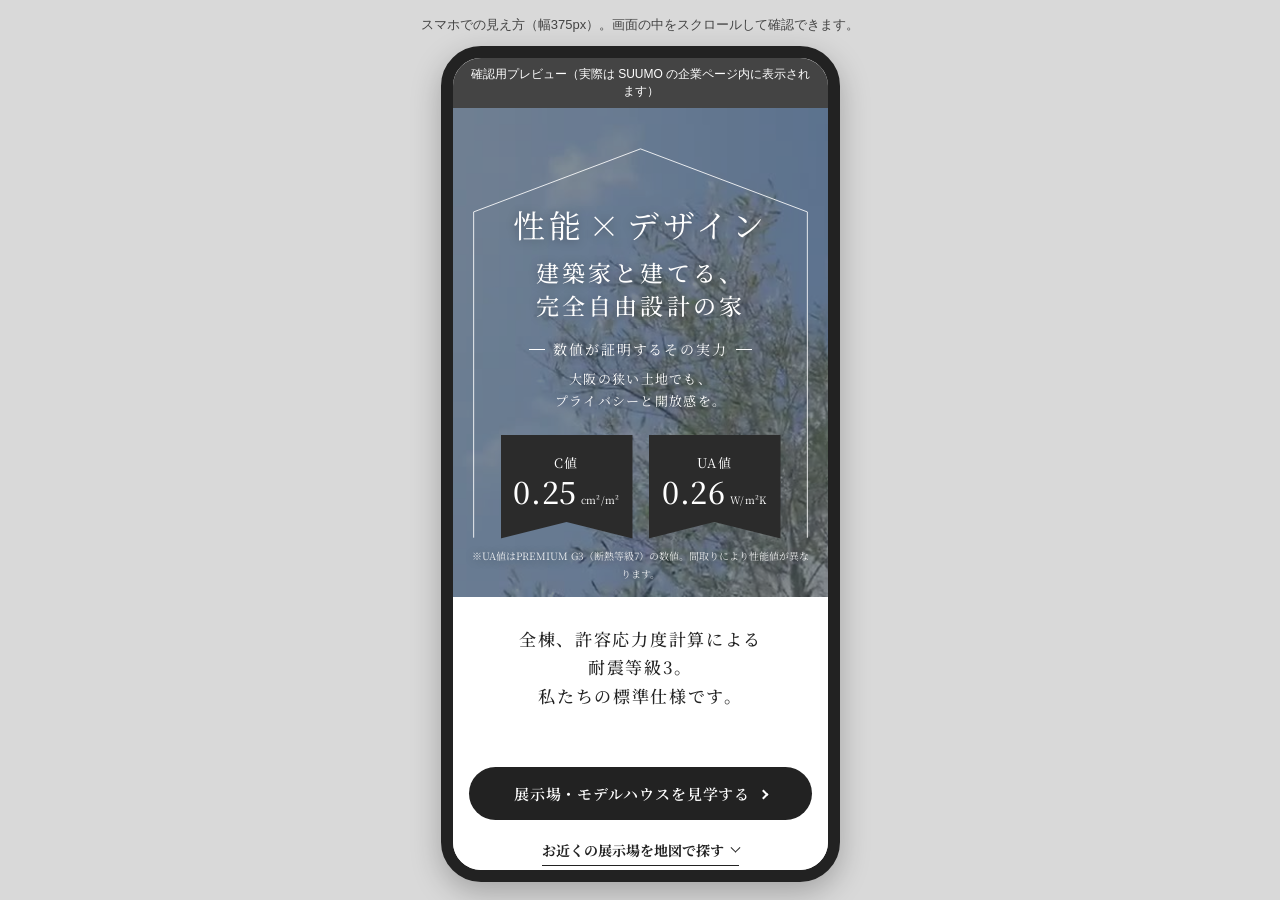
<file: preview/sp.html>
<!DOCTYPE html>
<html lang="ja"><head>
<meta name="robots" content="noindex, nofollow" /><meta charset="UTF-8" /><title>確認用（スマホ）</title>
<style>
body { margin: 0; min-height: 100vh; background: #d9d9d9; font-family: sans-serif; display: flex; flex-direction: column; align-items: center; }
.pv-note { margin: 16px 0 12px; font-size: 13px; color: #444; }
.pv-phone { width: 375px; height: 812px; border: 12px solid #222; border-radius: 40px; overflow: hidden; background: #fff; box-shadow: 0 10px 30px rgba(0,0,0,.25); }
.pv-phone iframe { width: 375px; height: 100%; border: 0; display: block; }
</style></head><body>
<p class="pv-note">スマホでの見え方（幅375px）。画面の中をスクロールして確認できます。</p>
<div class="pv-phone"><iframe src="sp-inner.html"></iframe></div>
</body></html>
</file>
<file: 0001/css/main.css>
@charset "UTF-8";
/* ケントホームズ様（KD'STYLE）SUUMO フリーページ 共通スタイル
   #includeContent は書き出し時に PC：#includeContent ／スマホ：#kosha_free に置き換わる。
   SUUMO 側の CSS が h2/h3・p・a の揃えや色に干渉するため、見出しも p で組み、すべて #includeContent .kd 配下に書く */

#includeContent .kd {
  --kd-ink: #222222;
  --kd-sub: #6b6b6b;
  --kd-line: #e4e4e4;
  --kd-bg: #f8f7f6;
  --kd-blue: #2f8cc4;      /* KD'STYLE 公式の水色（#41a3d7）を、白文字が読める濃さに */
  --kd-blue-soft: #e8f3fa;
  --kd-todo: #c0392b;
  color: var(--kd-ink);
  /* トップビジュアル（ケントホームズ公式トップ）に合わせ、全体を明朝体に。英字・数字は EB Garamond */
  font-family: "Noto Serif JP", "Yu Mincho", YuMincho, "Hiragino Mincho ProN", serif;
  line-height: 1.8;
  text-align: left;
  -webkit-text-size-adjust: 100%;
}
#includeContent .kd *, #includeContent .kd *::before, #includeContent .kd *::after { box-sizing: border-box; }
#includeContent .kd p, #includeContent .kd ul, #includeContent .kd ol, #includeContent .kd dl, #includeContent .kd dd, #includeContent .kd figure { margin: 0; padding: 0; }
#includeContent .kd ul, #includeContent .kd ol { list-style: none; }
#includeContent .kd img { display: block; max-width: 100%; height: auto; border: 0; }
#includeContent .kd a { color: var(--kd-blue); }
#includeContent .kd .kd-en { font-family: "EB Garamond", "Noto Serif JP", serif; letter-spacing: .08em; }
#includeContent .kd .kd-center { text-align: center !important; }
#includeContent .kd .kd-nowrap { white-space: nowrap; }
#includeContent .kd .kd-todo { display: inline-block; margin-left: 4px; padding: 0 6px; border: 1px solid var(--kd-todo); border-radius: 3px; color: var(--kd-todo); font-size: 11px; font-style: normal; font-weight: 700; line-height: 1.7; vertical-align: middle; }
#includeContent .kd .kd-text { font-size: 15px; line-height: 1.9; }
#includeContent .kd .kd-note { margin-top: 10px; font-size: 12px; line-height: 1.7; color: var(--kd-sub); }
#includeContent .kd .kd-tags { margin-top: 4px; font-size: 12px; color: var(--kd-blue); }

/* セクション共通 */
#includeContent .kd .kd-sec { padding: 64px 0; }
#includeContent .kd .kd-sec--gray { background: var(--kd-bg); }
#includeContent .kd .kd-h-en { text-align: center !important; font-size: 15px; letter-spacing: .3em; color: var(--kd-blue); }
#includeContent .kd .kd-h { margin: 6px 0 24px; text-align: center !important; font-size: 26px; font-weight: 600; line-height: 1.5; letter-spacing: .04em; }

/* ボタン */
#includeContent .kd .kd-btn {
  display: inline-block; padding: 16px 28px; border-radius: 999px;
  font-size: 15px; font-weight: 600; line-height: 1.4; letter-spacing: .06em; text-align: center !important; text-decoration: none;
  transition: opacity .2s, background-color .2s;
}
#includeContent .kd .kd-btn::after { content: ""; display: inline-block; width: 7px; height: 7px; margin-left: 10px; border-top: 2px solid currentColor; border-right: 2px solid currentColor; transform: translateY(-2px) rotate(45deg); }
/* SUUMO 側の a:link / a:visited の色指定に負けないよう、文字色は !important */
#includeContent .kd .kd-btn--main, #includeContent .kd .kd-btn--main:link, #includeContent .kd .kd-btn--main:visited, #includeContent .kd .kd-btn--main:hover { background: var(--kd-ink); color: #fff !important; }
#includeContent .kd .kd-btn--main:hover { opacity: .85; }
#includeContent .kd .kd-btn--sub, #includeContent .kd .kd-btn--sub:link, #includeContent .kd .kd-btn--sub:visited, #includeContent .kd .kd-btn--sub:hover { background: #fff; color: var(--kd-ink) !important; border: 1px solid var(--kd-ink); }
#includeContent .kd .kd-btn--sub:hover { background: var(--kd-bg); }
#includeContent .kd .kd-btn--block { display: block; width: 100%; margin-top: 16px; }
#includeContent .kd .kd-cta { display: flex; justify-content: center; gap: 16px; margin-top: 28px; }

/* ファーストビュー：ケントホームズ公式トップの構成（背景動画＋家形の線＋明朝＋リボン） */
#includeContent .kd .kd-serif { font-family: "Noto Serif JP", "Yu Mincho", YuMincho, "Hiragino Mincho ProN", serif; }
#includeContent .kd .kd-top { position: relative; overflow: hidden; background: #56636d; color: #fff; }
#includeContent .kd .kd-top__bg { position: absolute; left: 0; top: 0; width: 100%; height: 100%; object-fit: cover; }
#includeContent .kd .kd-top::before { content: ""; position: absolute; inset: 0; background: rgba(48, 58, 66, .56); z-index: 1; }
#includeContent .kd .kd-top__inner { position: relative; z-index: 2; margin: 0 auto; text-align: center !important; }
#includeContent .kd .kd-top__house { position: absolute; left: 0; top: 0; width: 100%; height: 100%; overflow: visible; }
#includeContent .kd .kd-top__house path { fill: none; stroke: rgba(255,255,255,.85); stroke-width: 1; vector-effect: non-scaling-stroke; }
#includeContent .kd .kd-top p, #includeContent .kd .kd-top li, #includeContent .kd .kd-top span, #includeContent .kd .kd-top strong, #includeContent .kd .kd-top small { color: #fff !important; }
#includeContent .kd .kd-top p { text-align: center !important; text-shadow: 0 1px 10px rgba(0,0,0,.35); }
#includeContent .kd .kd-top__lead { font-weight: 400; letter-spacing: .12em; line-height: 1.3; }
#includeContent .kd .kd-top__lead span { margin: 0 .1em; font-weight: 300; }
#includeContent .kd .kd-top__title { font-weight: 500; letter-spacing: .14em; line-height: 1.45; }
#includeContent .kd .kd-top__sub span { display: inline-flex; align-items: center; gap: 14px; letter-spacing: .14em; }
#includeContent .kd .kd-top__sub span::before, #includeContent .kd .kd-top__sub span::after { content: ""; width: 28px; height: 1px; background: #fff; }
#includeContent .kd .kd-top__area { letter-spacing: .1em; line-height: 1.7; }
#includeContent .kd .kd-top__ribbons { position: relative; display: flex; justify-content: center; gap: 40px; }
#includeContent .kd .kd-top__ribbons li { display: flex; flex-direction: column; align-items: center; justify-content: center; background: #2b2b2b; clip-path: polygon(0 0, 100% 0, 100% 100%, 50% 84%, 0 100%); }
#includeContent .kd .kd-top__ribbons span { font-size: 15px; letter-spacing: .1em; }
#includeContent .kd .kd-top__ribbons strong { font-weight: 500; line-height: 1.1; letter-spacing: .02em; }
#includeContent .kd .kd-top__ribbons small { margin-left: 4px; font-size: 13px; font-weight: 400; }
#includeContent .kd .kd-top__note { position: relative; z-index: 2; font-size: 11px; opacity: .85; }
#includeContent .kd .kd-top-tit { padding: 36px 16px 4px; text-align: center !important; }
#includeContent .kd .kd-top-tit p { font-family: "Noto Serif JP", "Yu Mincho", YuMincho, "Hiragino Mincho ProN", serif; font-weight: 500; letter-spacing: .1em; line-height: 1.7; text-align: center !important; }

#includeContent .kd .kd-fv { padding: 24px 0 56px; }
#includeContent .kd .kd-link, #includeContent .kd .kd-link:link, #includeContent .kd .kd-link:visited { display: inline-flex; align-items: center; color: var(--kd-ink) !important; font-size: 14px; font-weight: 700; text-decoration: none; border-bottom: 1px solid var(--kd-ink); padding-bottom: 2px; }
#includeContent .kd .kd-link::after { content: ""; width: 7px; height: 7px; margin-left: 8px; border-right: 1.5px solid currentColor; border-bottom: 1.5px solid currentColor; transform: rotate(45deg) translate(-2px, -2px); }
#includeContent .kd .kd-cta { align-items: center; }

/* 共感 */
#includeContent .kd .kd-worry { max-width: 640px; margin: 0 auto; }
#includeContent .kd .kd-worry li { position: relative; padding: 16px 8px 16px 40px; border-bottom: 1px solid #dcdcdc; font-size: 15px; }
#includeContent .kd .kd-worry li:first-child { border-top: 1px solid #dcdcdc; }
#includeContent .kd .kd-worry li::before { content: ""; position: absolute; left: 8px; top: 50%; width: 16px; height: 16px; margin-top: -8px; border: 2px solid var(--kd-blue); border-radius: 3px; }
#includeContent .kd .kd-worry li::after { content: ""; position: absolute; left: 12px; top: 50%; width: 9px; height: 5px; margin-top: -5px; border-left: 2px solid var(--kd-blue); border-bottom: 2px solid var(--kd-blue); transform: rotate(-45deg); }
#includeContent .kd .kd-worry__answer { margin-top: 28px; text-align: center !important; font-size: 20px; font-weight: 700; }
#includeContent .kd .kd-worry__answer span { font-weight: 700 !important; background: linear-gradient(transparent 62%, var(--kd-blue-soft) 62%); }

/* 設計力 */
#includeContent .kd .kd-feature { margin-top: 36px; }
#includeContent .kd .kd-feature__label { font-size: 13px; color: var(--kd-blue); letter-spacing: .1em; }
#includeContent .kd .kd-feature__title { margin: 6px 0 14px; font-size: 22px; font-weight: 700; line-height: 1.5; }
#includeContent .kd .kd-feature__img img { border-radius: 4px; }
#includeContent .kd .kd-points { margin-top: 36px; }
#includeContent .kd .kd-points img { border-radius: 4px; }
#includeContent .kd .kd-points__num { margin-top: 12px; font-size: 13px; color: var(--kd-blue); }
#includeContent .kd .kd-points__title { font-size: 17px; font-weight: 700; }
#includeContent .kd .kd-points__text { margin-top: 6px; font-size: 14px; line-height: 1.8; color: #444; }

/* もっと見る（開閉）：JS が動いたときだけ閉じる。JS が無い環境では最初から開いたまま */
#includeContent .kd .kd-more { margin-top: 36px; }
#includeContent .kd .kd-more__btn {
  position: relative; display: block; max-width: 520px; margin: 0 auto; padding: 16px 48px;
  border: 1px solid var(--kd-ink); border-radius: 4px; background: #fff;
  color: var(--kd-ink); font-size: 15px; font-weight: 700; text-align: center !important; text-decoration: none;
}
#includeContent .kd .kd-more__btn::after { content: ""; position: absolute; right: 22px; top: 50%; width: 8px; height: 8px; margin-top: -6px; border-right: 2px solid currentColor; border-bottom: 2px solid currentColor; transform: rotate(45deg); transition: transform .3s; }
#includeContent .kd .kd-more.is-open .kd-more__btn::after { margin-top: -2px; transform: rotate(-135deg); }
#includeContent .kd .kd-more__btn, #includeContent .kd .kd-more__btn:link, #includeContent .kd .kd-more__btn:visited, #includeContent .kd .kd-more__btn:hover { color: var(--kd-ink) !important; }
#includeContent .kd .kd-more__btn:hover { background: var(--kd-bg); }
#includeContent .kd .kd-more__body { padding-top: 24px; }
#includeContent .kd.is-js .kd-more__body { overflow: hidden; height: 0; padding-top: 0; transition: height .4s ease; }
#includeContent .kd.is-js .kd-more.is-open .kd-more__body { padding-top: 24px; }
#includeContent .kd .kd-more__lead { margin-bottom: 16px; text-align: center !important; font-size: 14px; }
#includeContent .kd .kd-cases img { border-radius: 4px; }
#includeContent .kd .kd-cases__title { margin-top: 10px; font-size: 15px; font-weight: 700; line-height: 1.6; }

/* 中間 CTA：帯ではなく、区切り線の間の1行リンク */
#includeContent .kd .kd-midcta { padding: 0 16px; }
#includeContent .kd .kd-midcta__link, #includeContent .kd .kd-midcta__link:link, #includeContent .kd .kd-midcta__link:visited {
  display: flex; align-items: center; justify-content: center; gap: 16px; padding: 22px 0;
  border-top: 1px solid var(--kd-line); border-bottom: 1px solid var(--kd-line);
  color: var(--kd-ink) !important; font-size: 15px; font-weight: 700; text-decoration: none;
}
#includeContent .kd .kd-midcta__link span { font-weight: 400; color: var(--kd-sub); }
#includeContent .kd .kd-midcta__link::after { content: ""; width: 8px; height: 8px; border-top: 2px solid currentColor; border-right: 2px solid currentColor; transform: rotate(45deg); }
#includeContent .kd .kd-midcta__link:hover { background: var(--kd-bg); }

/* 性能 */
#includeContent .kd .kd-grade { margin-top: 28px; }
#includeContent .kd .kd-grade__table { width: 100%; table-layout: fixed; border-collapse: collapse; background: #fff; font-size: 14px; }
#includeContent .kd .kd-grade__table th, #includeContent .kd .kd-grade__table td { padding: 12px 14px; border: 1px solid var(--kd-line); vertical-align: middle; text-align: left; }
#includeContent .kd .kd-grade__table thead th { background: #fff; text-align: center !important; }
#includeContent .kd .kd-grade__table thead img { margin: 0 auto 8px; border-radius: 3px; }
#includeContent .kd .kd-grade__corner { width: 96px; background: var(--kd-bg) !important; }
#includeContent .kd .kd-grade__name { display: block; font-size: 20px; font-weight: 600; }
#includeContent .kd .kd-grade__sub { display: block; font-size: 12px; font-weight: 400; color: var(--kd-sub); }
#includeContent .kd .kd-grade__table tbody th { width: 90px; background: var(--kd-bg); font-weight: 700; white-space: nowrap; }
#includeContent .kd .kd-grade__table td strong { font-size: 20px; color: var(--kd-blue); }
#includeContent .kd .kd-specs > div { padding: 16px 0; border-bottom: 1px solid var(--kd-line); }
#includeContent .kd .kd-specs dt { font-size: 16px; font-weight: 700; }
#includeContent .kd .kd-specs dd { margin-top: 4px; font-size: 14px; line-height: 1.8; color: #444; }
#includeContent .kd .kd-specs + .kd-text { margin-top: 20px; }

/* お金 */
#includeContent .kd .kd-money { margin-top: 28px; }
#includeContent .kd .kd-money { counter-reset: kdm; }
#includeContent .kd .kd-money li { counter-increment: kdm; padding: 18px 0 8px; border-top: 1px solid var(--kd-ink); }
#includeContent .kd .kd-money li::before { content: "0" counter(kdm); display: block; font-family: "EB Garamond", "Noto Serif JP", serif; font-size: 13px; letter-spacing: .1em; color: var(--kd-blue); }
#includeContent .kd .kd-money__title { margin: 2px 0 8px; font-size: 17px; font-weight: 700; line-height: 1.4; }
#includeContent .kd .kd-money__big { font-size: 15px; }

/* 実例 */
#includeContent .kd .kd-works img { border-radius: 4px; }
#includeContent .kd .kd-works__title { margin-top: 10px; font-size: 14px; font-weight: 700; line-height: 1.6; }
#includeContent .kd .kd-voice { margin-top: 40px; padding: 24px; border: 1px dashed #c9c9c9; background: #fff; }
#includeContent .kd .kd-voice__title { margin-bottom: 8px; text-align: center !important; font-size: 18px; font-weight: 700; }
#includeContent .kd .kd-area { margin-top: 24px; text-align: center !important; font-size: 13px; color: var(--kd-sub); }

/* 店舗マップ */
#includeContent .kd .kd-map { margin-top: 28px; }
#includeContent .kd .kd-map__figure { position: relative; }
#includeContent .kd .kd-map__svg { display: block; width: 100%; height: auto; border-radius: 6px; }
#includeContent .kd .kd-map__sea { fill: #dcebf5; }
#includeContent .kd .kd-map__land path { fill: #fbf8f2; stroke: #c8d9e6; stroke-width: 14; stroke-linejoin: round; paint-order: stroke; }
#includeContent .kd .kd-map__label { font-family: "Noto Serif JP", "Yu Mincho", YuMincho, "Hiragino Mincho ProN", serif; font-weight: 600; text-anchor: middle; letter-spacing: .2em; }
#includeContent .kd .kd-map__label--area { fill: #c3b9a8; font-size: 30px; }
#includeContent .kd .kd-map__label--island { fill: #c3b9a8; font-size: 24px; }
#includeContent .kd .kd-map__credit { margin-top: 4px; font-size: 10px; color: var(--kd-sub); text-align: right !important; }
#includeContent .kd .kd-map__credit a { color: var(--kd-sub) !important; }
#includeContent .kd .kd-map__spot { cursor: pointer; outline: none; }
#includeContent .kd .kd-map__line { stroke: var(--kd-ink); stroke-width: 2; }
#includeContent .kd .kd-map__dot { fill: var(--kd-ink); stroke: #fff; stroke-width: 3; }
#includeContent .kd .kd-map__pulse { fill: var(--kd-blue); opacity: 0; }
#includeContent .kd .kd-map__btn { fill: #fff; stroke: var(--kd-ink); stroke-width: 3; transition: fill .2s; }
#includeContent .kd .kd-map__btn-text { fill: var(--kd-ink); font-size: 30px; font-weight: 700; text-anchor: middle; transition: fill .2s; }
#includeContent .kd .kd-map__spot:hover .kd-map__btn, #includeContent .kd .kd-map__spot:focus .kd-map__btn { fill: var(--kd-blue-soft); }
#includeContent .kd .kd-map__spot.is-active .kd-map__btn { fill: var(--kd-ink); }
#includeContent .kd .kd-map__spot.is-active .kd-map__btn-text { fill: #fff; }
#includeContent .kd .kd-map__spot.is-active .kd-map__dot { fill: var(--kd-blue); }
#includeContent .kd .kd-map__spot.is-active .kd-map__pulse { animation: kd-pulse 1.8s ease-out infinite; }
@keyframes kd-pulse { 0% { opacity: .5; transform: scale(.6); } 100% { opacity: 0; transform: scale(2.2); } }
#includeContent .kd .kd-map__pulse { transform-box: fill-box; transform-origin: center; }

#includeContent .kd .kd-tabs { display: flex; gap: 6px; }
#includeContent .kd .kd-tabs li { flex: 1; }
#includeContent .kd .kd-tabs__btn { display: block; padding: 10px 4px; border: 1px solid var(--kd-ink); border-radius: 4px; background: #fff; color: var(--kd-ink); font-size: 15px; font-weight: 700; text-align: center !important; text-decoration: none; }
#includeContent .kd .kd-tabs__btn, #includeContent .kd .kd-tabs__btn:link, #includeContent .kd .kd-tabs__btn:visited { color: var(--kd-ink) !important; }
#includeContent .kd .kd-tabs__btn:hover { background: var(--kd-blue-soft); }
#includeContent .kd .kd-tabs__btn.is-active, #includeContent .kd .kd-tabs__btn.is-active:link, #includeContent .kd .kd-tabs__btn.is-active:visited { background: var(--kd-ink); color: #fff !important; }

#includeContent .kd .kd-store { margin-top: 18px; padding-top: 18px; border-top: 1px solid var(--kd-line); }
#includeContent .kd.is-js .kd-store { display: none; }
#includeContent .kd.is-js .kd-store.is-active { display: block; animation: kd-fade .35s ease; }
@keyframes kd-fade { from { opacity: 0; transform: translateY(6px); } to { opacity: 1; transform: none; } }
#includeContent .kd .kd-store__img { width: 100%; border-radius: 4px; }
#includeContent .kd .kd-store__img--small { width: auto; max-width: 280px; }
#includeContent .kd .kd-store__area { margin-top: 12px; font-size: 12px; color: var(--kd-blue); font-weight: 700; }
#includeContent .kd .kd-store__name { font-size: 19px; font-weight: 700; line-height: 1.5; }
#includeContent .kd .kd-store__name span { display: block; font-size: 13px; font-weight: 500; color: var(--kd-sub); }
#includeContent .kd .kd-store__info { margin-top: 10px; font-size: 13px; line-height: 1.7; }
#includeContent .kd .kd-store__info > div { display: flex; padding: 6px 0; border-bottom: 1px dotted var(--kd-line); }
#includeContent .kd .kd-store__info dt { flex: 0 0 70px; color: var(--kd-sub); }
#includeContent .kd .kd-store__time { margin-top: 12px; font-size: 12px; color: var(--kd-sub); line-height: 1.7; }
#includeContent .kd .kd-tklist { margin-top: 10px; }
#includeContent .kd .kd-tklist li { display: flex; align-items: center; gap: 12px; padding: 8px 0; border-bottom: 1px dotted var(--kd-line); }
#includeContent .kd .kd-tklist img { flex: 0 0 96px; width: 96px; border-radius: 3px; }
#includeContent .kd .kd-tklist__name { font-size: 14px; font-weight: 700; line-height: 1.5; }
#includeContent .kd .kd-tklist__addr { font-size: 12px; color: var(--kd-sub); }

/* 会社 */
#includeContent .kd .kd-about img { border-radius: 4px; }
#includeContent .kd .kd-about .kd-text + .kd-text { margin-top: 12px; }
#includeContent .kd .kd-trust { margin-top: 32px; }
#includeContent .kd .kd-trust li { padding: 8px 12px; text-align: center !important; }
#includeContent .kd .kd-trust__big { font-size: 20px; font-weight: 700; text-align: center !important; }
#includeContent .kd .kd-trust__big .kd-en { font-size: 34px; margin: 0 2px; }
#includeContent .kd .kd-trust__text { margin-top: 6px; font-size: 13px; line-height: 1.7; text-align: center !important; }
#includeContent .kd .kd-trust__text small { display: block; margin-top: 4px; font-size: 11px; color: var(--kd-sub); }

/* クロージング */
#includeContent .kd .kd-closing { padding: 64px 16px 72px; border-top: 1px solid var(--kd-line); text-align: center !important; }
#includeContent .kd .kd-closing__title { font-size: 26px; font-weight: 700; line-height: 1.5; text-align: center !important; }
#includeContent .kd .kd-closing__text { margin-top: 12px; font-size: 15px; text-align: center !important; }

@media (prefers-reduced-motion: reduce) {
  #includeContent .kd *, #includeContent .kd *::before, #includeContent .kd *::after { animation: none !important; transition: none !important; }
}

/* PC 用（SUUMO の本文幅 950px。中身は 800px） */
#includeContent .kd .kd-sp { display: none; }
#includeContent .kd .kd-inr { width: 800px; margin: 0 auto; }

#includeContent .kd .kd-top { padding: 56px 0 18px; }
#includeContent .kd .kd-top__inner { width: 520px; padding: 92px 0 0; }
#includeContent .kd .kd-top__lead { font-size: 46px; }
#includeContent .kd .kd-top__title { margin-top: 14px; font-size: 36px; }
#includeContent .kd .kd-top__sub { margin-top: 14px; font-size: 18px; }
#includeContent .kd .kd-top__area { margin-top: 6px; font-size: 16px; }
#includeContent .kd .kd-top__ribbons { margin-top: 30px; }
#includeContent .kd .kd-top__ribbons li { width: 180px; height: 136px; padding-bottom: 18px; }
#includeContent .kd .kd-top__ribbons strong { font-size: 40px; }
#includeContent .kd .kd-top__note { margin-top: 10px; }
#includeContent .kd .kd-top-tit p { font-size: 24px; }
#includeContent .kd .kd-fv { width: 800px; margin: 0 auto; }

#includeContent .kd .kd-feature { display: flex; gap: 32px; align-items: center; }
#includeContent .kd .kd-feature__img { flex: 0 0 420px; }
#includeContent .kd .kd-points, #includeContent .kd .kd-cases { display: flex; gap: 24px; }
#includeContent .kd .kd-points li, #includeContent .kd .kd-cases li { flex: 1; }

#includeContent .kd .kd-grade__table thead img { width: 260px; }

#includeContent .kd .kd-money { display: flex; flex-wrap: wrap; gap: 24px 40px; }
#includeContent .kd .kd-money li { width: calc(50% - 20px); }

#includeContent .kd .kd-works { display: flex; flex-wrap: wrap; gap: 28px 20px; }
#includeContent .kd .kd-works li { width: calc((100% - 40px) / 3); }

#includeContent .kd .kd-map { display: flex; gap: 28px; align-items: flex-start; }
#includeContent .kd .kd-map__figure { flex: 0 0 440px; position: sticky; top: 16px; }
#includeContent .kd .kd-map__panel { flex: 1; min-width: 0; }

#includeContent .kd .kd-about { display: flex; gap: 32px; align-items: center; }
#includeContent .kd .kd-about__img { flex: 0 0 360px; }
#includeContent .kd .kd-trust { display: flex; }
#includeContent .kd .kd-trust li { flex: 1; }
#includeContent .kd .kd-trust li + li { border-left: 1px solid #dcdcdc; }
</file>
<file: 0001/smp/css/main.css>
@charset "UTF-8";
/* ケントホームズ様（KD'STYLE）SUUMO フリーページ 共通スタイル
   #kosha_free は書き出し時に PC：#includeContent ／スマホ：#kosha_free に置き換わる。
   SUUMO 側の CSS が h2/h3・p・a の揃えや色に干渉するため、見出しも p で組み、すべて #kosha_free .kd 配下に書く */

#kosha_free .kd {
  --kd-ink: #222222;
  --kd-sub: #6b6b6b;
  --kd-line: #e4e4e4;
  --kd-bg: #f8f7f6;
  --kd-blue: #2f8cc4;      /* KD'STYLE 公式の水色（#41a3d7）を、白文字が読める濃さに */
  --kd-blue-soft: #e8f3fa;
  --kd-todo: #c0392b;
  color: var(--kd-ink);
  /* トップビジュアル（ケントホームズ公式トップ）に合わせ、全体を明朝体に。英字・数字は EB Garamond */
  font-family: "Noto Serif JP", "Yu Mincho", YuMincho, "Hiragino Mincho ProN", serif;
  line-height: 1.8;
  text-align: left;
  -webkit-text-size-adjust: 100%;
}
#kosha_free .kd *, #kosha_free .kd *::before, #kosha_free .kd *::after { box-sizing: border-box; }
#kosha_free .kd p, #kosha_free .kd ul, #kosha_free .kd ol, #kosha_free .kd dl, #kosha_free .kd dd, #kosha_free .kd figure { margin: 0; padding: 0; }
#kosha_free .kd ul, #kosha_free .kd ol { list-style: none; }
#kosha_free .kd img { display: block; max-width: 100%; height: auto; border: 0; }
#kosha_free .kd a { color: var(--kd-blue); }
#kosha_free .kd .kd-en { font-family: "EB Garamond", "Noto Serif JP", serif; letter-spacing: .08em; }
#kosha_free .kd .kd-center { text-align: center !important; }
#kosha_free .kd .kd-nowrap { white-space: nowrap; }
#kosha_free .kd .kd-todo { display: inline-block; margin-left: 4px; padding: 0 6px; border: 1px solid var(--kd-todo); border-radius: 3px; color: var(--kd-todo); font-size: 11px; font-style: normal; font-weight: 700; line-height: 1.7; vertical-align: middle; }
#kosha_free .kd .kd-text { font-size: 15px; line-height: 1.9; }
#kosha_free .kd .kd-note { margin-top: 10px; font-size: 12px; line-height: 1.7; color: var(--kd-sub); }
#kosha_free .kd .kd-tags { margin-top: 4px; font-size: 12px; color: var(--kd-blue); }

/* セクション共通 */
#kosha_free .kd .kd-sec { padding: 64px 0; }
#kosha_free .kd .kd-sec--gray { background: var(--kd-bg); }
#kosha_free .kd .kd-h-en { text-align: center !important; font-size: 15px; letter-spacing: .3em; color: var(--kd-blue); }
#kosha_free .kd .kd-h { margin: 6px 0 24px; text-align: center !important; font-size: 26px; font-weight: 600; line-height: 1.5; letter-spacing: .04em; }

/* ボタン */
#kosha_free .kd .kd-btn {
  display: inline-block; padding: 16px 28px; border-radius: 999px;
  font-size: 15px; font-weight: 600; line-height: 1.4; letter-spacing: .06em; text-align: center !important; text-decoration: none;
  transition: opacity .2s, background-color .2s;
}
#kosha_free .kd .kd-btn::after { content: ""; display: inline-block; width: 7px; height: 7px; margin-left: 10px; border-top: 2px solid currentColor; border-right: 2px solid currentColor; transform: translateY(-2px) rotate(45deg); }
/* SUUMO 側の a:link / a:visited の色指定に負けないよう、文字色は !important */
#kosha_free .kd .kd-btn--main, #kosha_free .kd .kd-btn--main:link, #kosha_free .kd .kd-btn--main:visited, #kosha_free .kd .kd-btn--main:hover { background: var(--kd-ink); color: #fff !important; }
#kosha_free .kd .kd-btn--main:hover { opacity: .85; }
#kosha_free .kd .kd-btn--sub, #kosha_free .kd .kd-btn--sub:link, #kosha_free .kd .kd-btn--sub:visited, #kosha_free .kd .kd-btn--sub:hover { background: #fff; color: var(--kd-ink) !important; border: 1px solid var(--kd-ink); }
#kosha_free .kd .kd-btn--sub:hover { background: var(--kd-bg); }
#kosha_free .kd .kd-btn--block { display: block; width: 100%; margin-top: 16px; }
#kosha_free .kd .kd-cta { display: flex; justify-content: center; gap: 16px; margin-top: 28px; }

/* ファーストビュー：ケントホームズ公式トップの構成（背景動画＋家形の線＋明朝＋リボン） */
#kosha_free .kd .kd-serif { font-family: "Noto Serif JP", "Yu Mincho", YuMincho, "Hiragino Mincho ProN", serif; }
#kosha_free .kd .kd-top { position: relative; overflow: hidden; background: #56636d; color: #fff; }
#kosha_free .kd .kd-top__bg { position: absolute; left: 0; top: 0; width: 100%; height: 100%; object-fit: cover; }
#kosha_free .kd .kd-top::before { content: ""; position: absolute; inset: 0; background: rgba(48, 58, 66, .56); z-index: 1; }
#kosha_free .kd .kd-top__inner { position: relative; z-index: 2; margin: 0 auto; text-align: center !important; }
#kosha_free .kd .kd-top__house { position: absolute; left: 0; top: 0; width: 100%; height: 100%; overflow: visible; }
#kosha_free .kd .kd-top__house path { fill: none; stroke: rgba(255,255,255,.85); stroke-width: 1; vector-effect: non-scaling-stroke; }
#kosha_free .kd .kd-top p, #kosha_free .kd .kd-top li, #kosha_free .kd .kd-top span, #kosha_free .kd .kd-top strong, #kosha_free .kd .kd-top small { color: #fff !important; }
#kosha_free .kd .kd-top p { text-align: center !important; text-shadow: 0 1px 10px rgba(0,0,0,.35); }
#kosha_free .kd .kd-top__lead { font-weight: 400; letter-spacing: .12em; line-height: 1.3; }
#kosha_free .kd .kd-top__lead span { margin: 0 .1em; font-weight: 300; }
#kosha_free .kd .kd-top__title { font-weight: 500; letter-spacing: .14em; line-height: 1.45; }
#kosha_free .kd .kd-top__sub span { display: inline-flex; align-items: center; gap: 14px; letter-spacing: .14em; }
#kosha_free .kd .kd-top__sub span::before, #kosha_free .kd .kd-top__sub span::after { content: ""; width: 28px; height: 1px; background: #fff; }
#kosha_free .kd .kd-top__area { letter-spacing: .1em; line-height: 1.7; }
#kosha_free .kd .kd-top__ribbons { position: relative; display: flex; justify-content: center; gap: 40px; }
#kosha_free .kd .kd-top__ribbons li { display: flex; flex-direction: column; align-items: center; justify-content: center; background: #2b2b2b; clip-path: polygon(0 0, 100% 0, 100% 100%, 50% 84%, 0 100%); }
#kosha_free .kd .kd-top__ribbons span { font-size: 15px; letter-spacing: .1em; }
#kosha_free .kd .kd-top__ribbons strong { font-weight: 500; line-height: 1.1; letter-spacing: .02em; }
#kosha_free .kd .kd-top__ribbons small { margin-left: 4px; font-size: 13px; font-weight: 400; }
#kosha_free .kd .kd-top__note { position: relative; z-index: 2; font-size: 11px; opacity: .85; }
#kosha_free .kd .kd-top-tit { padding: 36px 16px 4px; text-align: center !important; }
#kosha_free .kd .kd-top-tit p { font-family: "Noto Serif JP", "Yu Mincho", YuMincho, "Hiragino Mincho ProN", serif; font-weight: 500; letter-spacing: .1em; line-height: 1.7; text-align: center !important; }

#kosha_free .kd .kd-fv { padding: 24px 0 56px; }
#kosha_free .kd .kd-link, #kosha_free .kd .kd-link:link, #kosha_free .kd .kd-link:visited { display: inline-flex; align-items: center; color: var(--kd-ink) !important; font-size: 14px; font-weight: 700; text-decoration: none; border-bottom: 1px solid var(--kd-ink); padding-bottom: 2px; }
#kosha_free .kd .kd-link::after { content: ""; width: 7px; height: 7px; margin-left: 8px; border-right: 1.5px solid currentColor; border-bottom: 1.5px solid currentColor; transform: rotate(45deg) translate(-2px, -2px); }
#kosha_free .kd .kd-cta { align-items: center; }

/* 共感 */
#kosha_free .kd .kd-worry { max-width: 640px; margin: 0 auto; }
#kosha_free .kd .kd-worry li { position: relative; padding: 16px 8px 16px 40px; border-bottom: 1px solid #dcdcdc; font-size: 15px; }
#kosha_free .kd .kd-worry li:first-child { border-top: 1px solid #dcdcdc; }
#kosha_free .kd .kd-worry li::before { content: ""; position: absolute; left: 8px; top: 50%; width: 16px; height: 16px; margin-top: -8px; border: 2px solid var(--kd-blue); border-radius: 3px; }
#kosha_free .kd .kd-worry li::after { content: ""; position: absolute; left: 12px; top: 50%; width: 9px; height: 5px; margin-top: -5px; border-left: 2px solid var(--kd-blue); border-bottom: 2px solid var(--kd-blue); transform: rotate(-45deg); }
#kosha_free .kd .kd-worry__answer { margin-top: 28px; text-align: center !important; font-size: 20px; font-weight: 700; }
#kosha_free .kd .kd-worry__answer span { font-weight: 700 !important; background: linear-gradient(transparent 62%, var(--kd-blue-soft) 62%); }

/* 設計力 */
#kosha_free .kd .kd-feature { margin-top: 36px; }
#kosha_free .kd .kd-feature__label { font-size: 13px; color: var(--kd-blue); letter-spacing: .1em; }
#kosha_free .kd .kd-feature__title { margin: 6px 0 14px; font-size: 22px; font-weight: 700; line-height: 1.5; }
#kosha_free .kd .kd-feature__img img { border-radius: 4px; }
#kosha_free .kd .kd-points { margin-top: 36px; }
#kosha_free .kd .kd-points img { border-radius: 4px; }
#kosha_free .kd .kd-points__num { margin-top: 12px; font-size: 13px; color: var(--kd-blue); }
#kosha_free .kd .kd-points__title { font-size: 17px; font-weight: 700; }
#kosha_free .kd .kd-points__text { margin-top: 6px; font-size: 14px; line-height: 1.8; color: #444; }

/* もっと見る（開閉）：JS が動いたときだけ閉じる。JS が無い環境では最初から開いたまま */
#kosha_free .kd .kd-more { margin-top: 36px; }
#kosha_free .kd .kd-more__btn {
  position: relative; display: block; max-width: 520px; margin: 0 auto; padding: 16px 48px;
  border: 1px solid var(--kd-ink); border-radius: 4px; background: #fff;
  color: var(--kd-ink); font-size: 15px; font-weight: 700; text-align: center !important; text-decoration: none;
}
#kosha_free .kd .kd-more__btn::after { content: ""; position: absolute; right: 22px; top: 50%; width: 8px; height: 8px; margin-top: -6px; border-right: 2px solid currentColor; border-bottom: 2px solid currentColor; transform: rotate(45deg); transition: transform .3s; }
#kosha_free .kd .kd-more.is-open .kd-more__btn::after { margin-top: -2px; transform: rotate(-135deg); }
#kosha_free .kd .kd-more__btn, #kosha_free .kd .kd-more__btn:link, #kosha_free .kd .kd-more__btn:visited, #kosha_free .kd .kd-more__btn:hover { color: var(--kd-ink) !important; }
#kosha_free .kd .kd-more__btn:hover { background: var(--kd-bg); }
#kosha_free .kd .kd-more__body { padding-top: 24px; }
#kosha_free .kd.is-js .kd-more__body { overflow: hidden; height: 0; padding-top: 0; transition: height .4s ease; }
#kosha_free .kd.is-js .kd-more.is-open .kd-more__body { padding-top: 24px; }
#kosha_free .kd .kd-more__lead { margin-bottom: 16px; text-align: center !important; font-size: 14px; }
#kosha_free .kd .kd-cases img { border-radius: 4px; }
#kosha_free .kd .kd-cases__title { margin-top: 10px; font-size: 15px; font-weight: 700; line-height: 1.6; }

/* 中間 CTA：帯ではなく、区切り線の間の1行リンク */
#kosha_free .kd .kd-midcta { padding: 0 16px; }
#kosha_free .kd .kd-midcta__link, #kosha_free .kd .kd-midcta__link:link, #kosha_free .kd .kd-midcta__link:visited {
  display: flex; align-items: center; justify-content: center; gap: 16px; padding: 22px 0;
  border-top: 1px solid var(--kd-line); border-bottom: 1px solid var(--kd-line);
  color: var(--kd-ink) !important; font-size: 15px; font-weight: 700; text-decoration: none;
}
#kosha_free .kd .kd-midcta__link span { font-weight: 400; color: var(--kd-sub); }
#kosha_free .kd .kd-midcta__link::after { content: ""; width: 8px; height: 8px; border-top: 2px solid currentColor; border-right: 2px solid currentColor; transform: rotate(45deg); }
#kosha_free .kd .kd-midcta__link:hover { background: var(--kd-bg); }

/* 性能 */
#kosha_free .kd .kd-grade { margin-top: 28px; }
#kosha_free .kd .kd-grade__table { width: 100%; table-layout: fixed; border-collapse: collapse; background: #fff; font-size: 14px; }
#kosha_free .kd .kd-grade__table th, #kosha_free .kd .kd-grade__table td { padding: 12px 14px; border: 1px solid var(--kd-line); vertical-align: middle; text-align: left; }
#kosha_free .kd .kd-grade__table thead th { background: #fff; text-align: center !important; }
#kosha_free .kd .kd-grade__table thead img { margin: 0 auto 8px; border-radius: 3px; }
#kosha_free .kd .kd-grade__corner { width: 96px; background: var(--kd-bg) !important; }
#kosha_free .kd .kd-grade__name { display: block; font-size: 20px; font-weight: 600; }
#kosha_free .kd .kd-grade__sub { display: block; font-size: 12px; font-weight: 400; color: var(--kd-sub); }
#kosha_free .kd .kd-grade__table tbody th { width: 90px; background: var(--kd-bg); font-weight: 700; white-space: nowrap; }
#kosha_free .kd .kd-grade__table td strong { font-size: 20px; color: var(--kd-blue); }
#kosha_free .kd .kd-specs > div { padding: 16px 0; border-bottom: 1px solid var(--kd-line); }
#kosha_free .kd .kd-specs dt { font-size: 16px; font-weight: 700; }
#kosha_free .kd .kd-specs dd { margin-top: 4px; font-size: 14px; line-height: 1.8; color: #444; }
#kosha_free .kd .kd-specs + .kd-text { margin-top: 20px; }

/* お金 */
#kosha_free .kd .kd-money { margin-top: 28px; }
#kosha_free .kd .kd-money { counter-reset: kdm; }
#kosha_free .kd .kd-money li { counter-increment: kdm; padding: 18px 0 8px; border-top: 1px solid var(--kd-ink); }
#kosha_free .kd .kd-money li::before { content: "0" counter(kdm); display: block; font-family: "EB Garamond", "Noto Serif JP", serif; font-size: 13px; letter-spacing: .1em; color: var(--kd-blue); }
#kosha_free .kd .kd-money__title { margin: 2px 0 8px; font-size: 17px; font-weight: 700; line-height: 1.4; }
#kosha_free .kd .kd-money__big { font-size: 15px; }

/* 実例 */
#kosha_free .kd .kd-works img { border-radius: 4px; }
#kosha_free .kd .kd-works__title { margin-top: 10px; font-size: 14px; font-weight: 700; line-height: 1.6; }
#kosha_free .kd .kd-voice { margin-top: 40px; padding: 24px; border: 1px dashed #c9c9c9; background: #fff; }
#kosha_free .kd .kd-voice__title { margin-bottom: 8px; text-align: center !important; font-size: 18px; font-weight: 700; }
#kosha_free .kd .kd-area { margin-top: 24px; text-align: center !important; font-size: 13px; color: var(--kd-sub); }

/* 店舗マップ */
#kosha_free .kd .kd-map { margin-top: 28px; }
#kosha_free .kd .kd-map__figure { position: relative; }
#kosha_free .kd .kd-map__svg { display: block; width: 100%; height: auto; border-radius: 6px; }
#kosha_free .kd .kd-map__sea { fill: #dcebf5; }
#kosha_free .kd .kd-map__land path { fill: #fbf8f2; stroke: #c8d9e6; stroke-width: 14; stroke-linejoin: round; paint-order: stroke; }
#kosha_free .kd .kd-map__label { font-family: "Noto Serif JP", "Yu Mincho", YuMincho, "Hiragino Mincho ProN", serif; font-weight: 600; text-anchor: middle; letter-spacing: .2em; }
#kosha_free .kd .kd-map__label--area { fill: #c3b9a8; font-size: 30px; }
#kosha_free .kd .kd-map__label--island { fill: #c3b9a8; font-size: 24px; }
#kosha_free .kd .kd-map__credit { margin-top: 4px; font-size: 10px; color: var(--kd-sub); text-align: right !important; }
#kosha_free .kd .kd-map__credit a { color: var(--kd-sub) !important; }
#kosha_free .kd .kd-map__spot { cursor: pointer; outline: none; }
#kosha_free .kd .kd-map__line { stroke: var(--kd-ink); stroke-width: 2; }
#kosha_free .kd .kd-map__dot { fill: var(--kd-ink); stroke: #fff; stroke-width: 3; }
#kosha_free .kd .kd-map__pulse { fill: var(--kd-blue); opacity: 0; }
#kosha_free .kd .kd-map__btn { fill: #fff; stroke: var(--kd-ink); stroke-width: 3; transition: fill .2s; }
#kosha_free .kd .kd-map__btn-text { fill: var(--kd-ink); font-size: 30px; font-weight: 700; text-anchor: middle; transition: fill .2s; }
#kosha_free .kd .kd-map__spot:hover .kd-map__btn, #kosha_free .kd .kd-map__spot:focus .kd-map__btn { fill: var(--kd-blue-soft); }
#kosha_free .kd .kd-map__spot.is-active .kd-map__btn { fill: var(--kd-ink); }
#kosha_free .kd .kd-map__spot.is-active .kd-map__btn-text { fill: #fff; }
#kosha_free .kd .kd-map__spot.is-active .kd-map__dot { fill: var(--kd-blue); }
#kosha_free .kd .kd-map__spot.is-active .kd-map__pulse { animation: kd-pulse 1.8s ease-out infinite; }
@keyframes kd-pulse { 0% { opacity: .5; transform: scale(.6); } 100% { opacity: 0; transform: scale(2.2); } }
#kosha_free .kd .kd-map__pulse { transform-box: fill-box; transform-origin: center; }

#kosha_free .kd .kd-tabs { display: flex; gap: 6px; }
#kosha_free .kd .kd-tabs li { flex: 1; }
#kosha_free .kd .kd-tabs__btn { display: block; padding: 10px 4px; border: 1px solid var(--kd-ink); border-radius: 4px; background: #fff; color: var(--kd-ink); font-size: 15px; font-weight: 700; text-align: center !important; text-decoration: none; }
#kosha_free .kd .kd-tabs__btn, #kosha_free .kd .kd-tabs__btn:link, #kosha_free .kd .kd-tabs__btn:visited { color: var(--kd-ink) !important; }
#kosha_free .kd .kd-tabs__btn:hover { background: var(--kd-blue-soft); }
#kosha_free .kd .kd-tabs__btn.is-active, #kosha_free .kd .kd-tabs__btn.is-active:link, #kosha_free .kd .kd-tabs__btn.is-active:visited { background: var(--kd-ink); color: #fff !important; }

#kosha_free .kd .kd-store { margin-top: 18px; padding-top: 18px; border-top: 1px solid var(--kd-line); }
#kosha_free .kd.is-js .kd-store { display: none; }
#kosha_free .kd.is-js .kd-store.is-active { display: block; animation: kd-fade .35s ease; }
@keyframes kd-fade { from { opacity: 0; transform: translateY(6px); } to { opacity: 1; transform: none; } }
#kosha_free .kd .kd-store__img { width: 100%; border-radius: 4px; }
#kosha_free .kd .kd-store__img--small { width: auto; max-width: 280px; }
#kosha_free .kd .kd-store__area { margin-top: 12px; font-size: 12px; color: var(--kd-blue); font-weight: 700; }
#kosha_free .kd .kd-store__name { font-size: 19px; font-weight: 700; line-height: 1.5; }
#kosha_free .kd .kd-store__name span { display: block; font-size: 13px; font-weight: 500; color: var(--kd-sub); }
#kosha_free .kd .kd-store__info { margin-top: 10px; font-size: 13px; line-height: 1.7; }
#kosha_free .kd .kd-store__info > div { display: flex; padding: 6px 0; border-bottom: 1px dotted var(--kd-line); }
#kosha_free .kd .kd-store__info dt { flex: 0 0 70px; color: var(--kd-sub); }
#kosha_free .kd .kd-store__time { margin-top: 12px; font-size: 12px; color: var(--kd-sub); line-height: 1.7; }
#kosha_free .kd .kd-tklist { margin-top: 10px; }
#kosha_free .kd .kd-tklist li { display: flex; align-items: center; gap: 12px; padding: 8px 0; border-bottom: 1px dotted var(--kd-line); }
#kosha_free .kd .kd-tklist img { flex: 0 0 96px; width: 96px; border-radius: 3px; }
#kosha_free .kd .kd-tklist__name { font-size: 14px; font-weight: 700; line-height: 1.5; }
#kosha_free .kd .kd-tklist__addr { font-size: 12px; color: var(--kd-sub); }

/* 会社 */
#kosha_free .kd .kd-about img { border-radius: 4px; }
#kosha_free .kd .kd-about .kd-text + .kd-text { margin-top: 12px; }
#kosha_free .kd .kd-trust { margin-top: 32px; }
#kosha_free .kd .kd-trust li { padding: 8px 12px; text-align: center !important; }
#kosha_free .kd .kd-trust__big { font-size: 20px; font-weight: 700; text-align: center !important; }
#kosha_free .kd .kd-trust__big .kd-en { font-size: 34px; margin: 0 2px; }
#kosha_free .kd .kd-trust__text { margin-top: 6px; font-size: 13px; line-height: 1.7; text-align: center !important; }
#kosha_free .kd .kd-trust__text small { display: block; margin-top: 4px; font-size: 11px; color: var(--kd-sub); }

/* クロージング */
#kosha_free .kd .kd-closing { padding: 64px 16px 72px; border-top: 1px solid var(--kd-line); text-align: center !important; }
#kosha_free .kd .kd-closing__title { font-size: 26px; font-weight: 700; line-height: 1.5; text-align: center !important; }
#kosha_free .kd .kd-closing__text { margin-top: 12px; font-size: 15px; text-align: center !important; }

@media (prefers-reduced-motion: reduce) {
  #kosha_free .kd *, #kosha_free .kd *::before, #kosha_free .kd *::after { animation: none !important; transition: none !important; }
}

/* スマホ用（1列） */
#kosha_free .kd .kd-pc { display: none; }
#kosha_free .kd .kd-inr, #kosha_free .kd .kd-fv { padding-left: 16px; padding-right: 16px; }
#kosha_free .kd .kd-sec { padding: 48px 0; }
#kosha_free .kd .kd-h { font-size: 21px; }
#kosha_free .kd .kd-text, #kosha_free .kd .kd-fv__lead { font-size: 15px; }

#kosha_free .kd .kd-top { padding: 40px 0 14px; }
#kosha_free .kd .kd-top__inner { width: calc(100% - 40px); padding: 56px 0 0; }
#kosha_free .kd .kd-top__lead { font-size: 32px; }
#kosha_free .kd .kd-top__title { margin-top: 10px; font-size: 23px; }
#kosha_free .kd .kd-top__sub { margin-top: 10px; font-size: 14px; }
#kosha_free .kd .kd-top__sub span { gap: 8px; }
#kosha_free .kd .kd-top__sub span::before, #kosha_free .kd .kd-top__sub span::after { width: 16px; }
#kosha_free .kd .kd-top__area { margin-top: 6px; font-size: 13px; }
#kosha_free .kd .kd-top__ribbons { margin-top: 22px; gap: 16px; }
#kosha_free .kd .kd-top__ribbons li { width: 132px; height: 104px; padding-bottom: 14px; }
#kosha_free .kd .kd-top__ribbons span { font-size: 13px; }
#kosha_free .kd .kd-top__ribbons strong { font-size: 30px; }
#kosha_free .kd .kd-top__ribbons small { font-size: 10px; }
#kosha_free .kd .kd-top__note { margin-top: 8px; padding: 0 16px; font-size: 10px; }
#kosha_free .kd .kd-top-tit { padding-top: 28px; }
#kosha_free .kd .kd-top-tit p { font-size: 17px; }
#kosha_free .kd .kd-fv { padding-top: 24px; padding-bottom: 40px; }
#kosha_free .kd .kd-cta { flex-direction: column; gap: 10px; }
#kosha_free .kd .kd-btn { display: block; width: 100%; padding: 16px 12px; }
#kosha_free .kd .kd-cta .kd-link { margin-top: 8px; }

#kosha_free .kd .kd-worry li { font-size: 14px; }
#kosha_free .kd .kd-worry__answer { font-size: 18px; }

#kosha_free .kd .kd-feature__body { margin-top: 16px; }
#kosha_free .kd .kd-feature__title { font-size: 19px; }
#kosha_free .kd .kd-points li, #kosha_free .kd .kd-cases li { margin-top: 24px; }
#kosha_free .kd .kd-more__btn { padding: 15px 44px 15px 16px; font-size: 14px; }

/* 比較表：スマホは項目ごとに2列のカードにする（横スクロールさせない） */
#kosha_free .kd .kd-grade__table, #kosha_free .kd .kd-grade__table tbody, #kosha_free .kd .kd-grade__table tr { display: block; width: 100%; }
#kosha_free .kd .kd-grade__table thead { display: block; }
#kosha_free .kd .kd-grade__table thead tr { display: flex; }
#kosha_free .kd .kd-grade__table thead th { flex: 1; padding: 10px 6px; }
#kosha_free .kd .kd-grade__corner { display: none; }
#kosha_free .kd .kd-grade__name { font-size: 16px; }
#kosha_free .kd .kd-grade__table tbody tr { display: flex; flex-wrap: wrap; }
#kosha_free .kd .kd-grade__table tbody th { display: block; flex: 0 0 100%; width: 100%; padding: 6px 10px; border-bottom: 0; }
#kosha_free .kd .kd-grade__table tbody td { display: block; flex: 1; width: 50%; padding: 10px; font-size: 13px; }
#kosha_free .kd .kd-grade__table td strong { font-size: 18px; }

#kosha_free .kd .kd-money li { margin-top: 20px; }

#kosha_free .kd .kd-works { display: flex; flex-wrap: wrap; gap: 20px 12px; }
#kosha_free .kd .kd-works li { width: calc(50% - 6px); }
#kosha_free .kd .kd-works__title { font-size: 13px; }
#kosha_free .kd .kd-voice { padding: 18px 14px; }
#kosha_free .kd .kd-area { text-align: left !important; }

#kosha_free .kd .kd-map__figure { margin: 0 -8px 16px; }
#kosha_free .kd .kd-tabs__btn { padding: 12px 2px; }
#kosha_free .kd .kd-store__name { font-size: 18px; }
#kosha_free .kd .kd-tklist img { flex-basis: 88px; width: 88px; }

#kosha_free .kd .kd-about__body { margin-top: 16px; }
#kosha_free .kd .kd-trust li { padding: 14px 8px; border-bottom: 1px solid #dcdcdc; }
#kosha_free .kd .kd-closing__title { font-size: 21px; }
#kosha_free .kd .kd-closing .kd-cta { padding: 0 8px; }
#kosha_free .kd .kd-midcta__link, #kosha_free .kd .kd-midcta__link:link, #kosha_free .kd .kd-midcta__link:visited { flex-direction: column; gap: 4px; padding: 18px 24px 18px 0; position: relative; font-size: 14px; }
#kosha_free .kd .kd-midcta__link::after { position: absolute; right: 6px; top: 50%; margin-top: -4px; }
#kosha_free .kd .kd-midcta__link span { font-size: 12px; }
</file>
